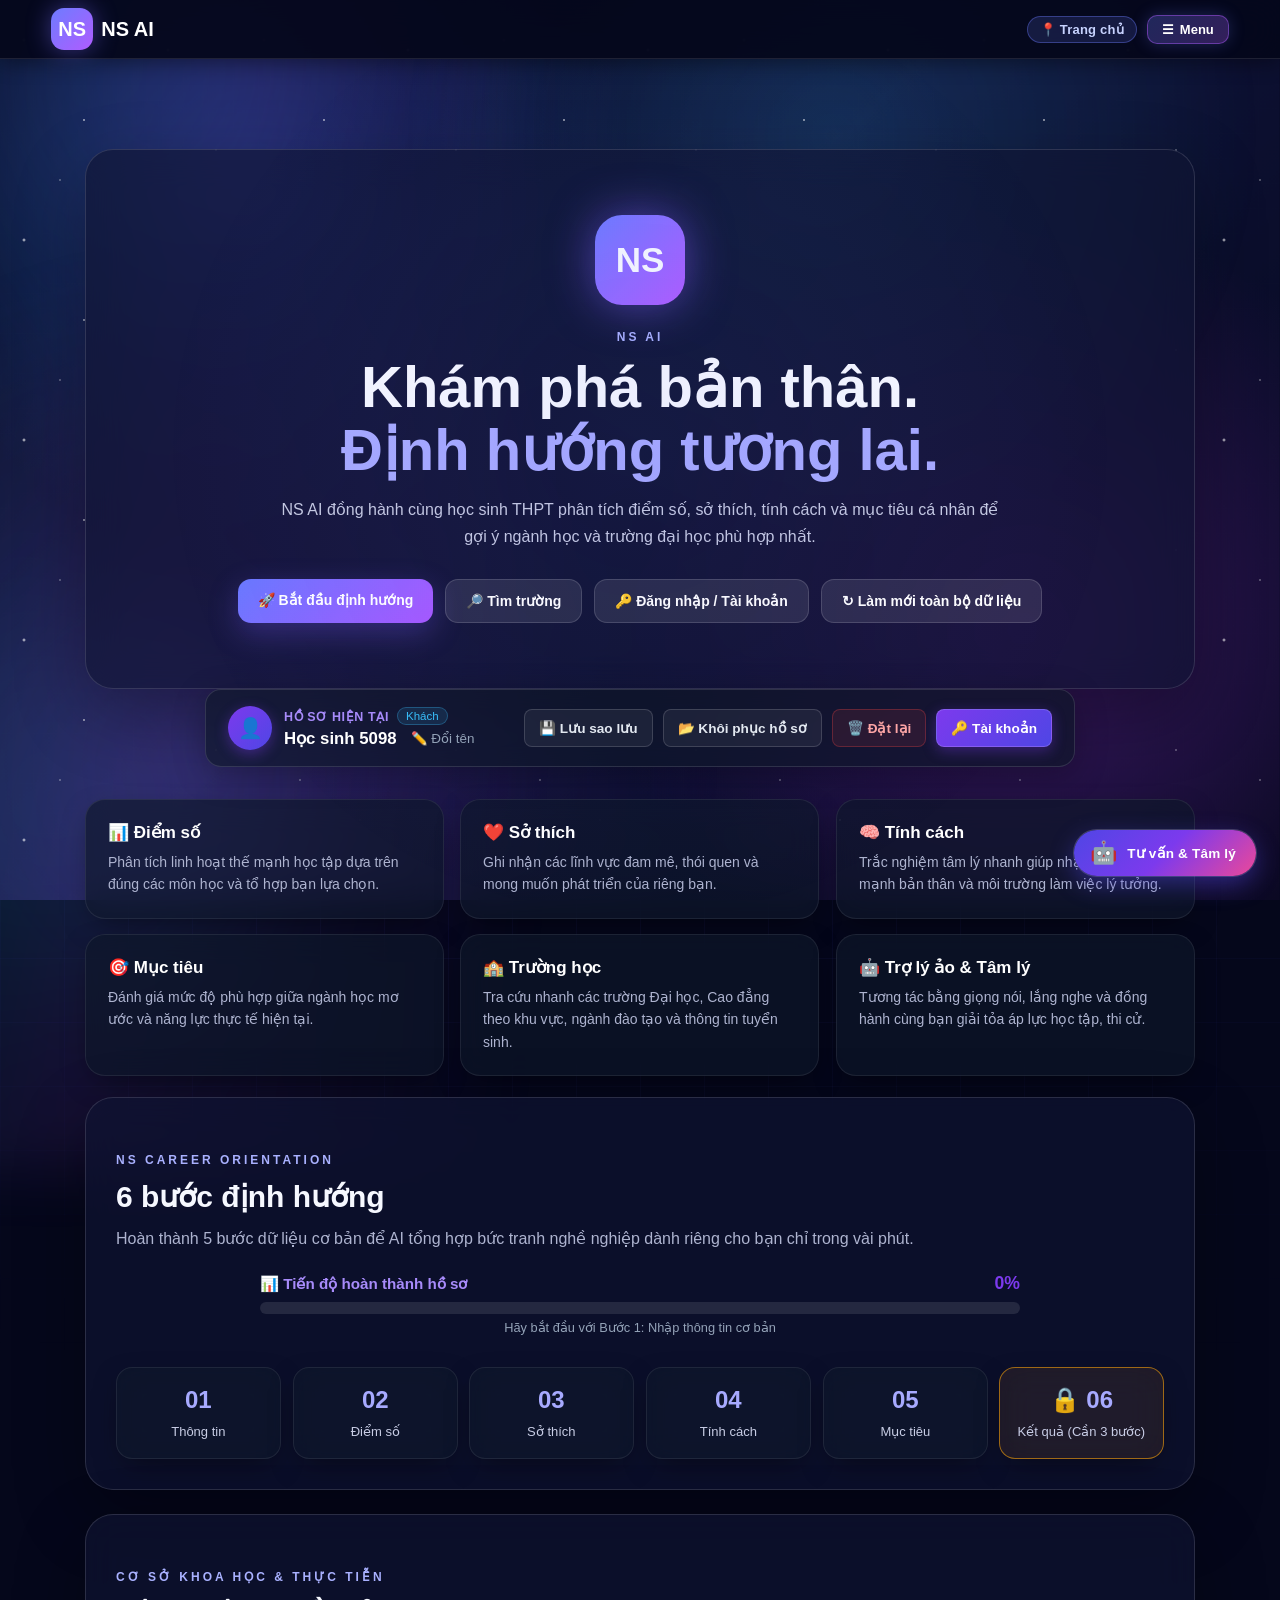
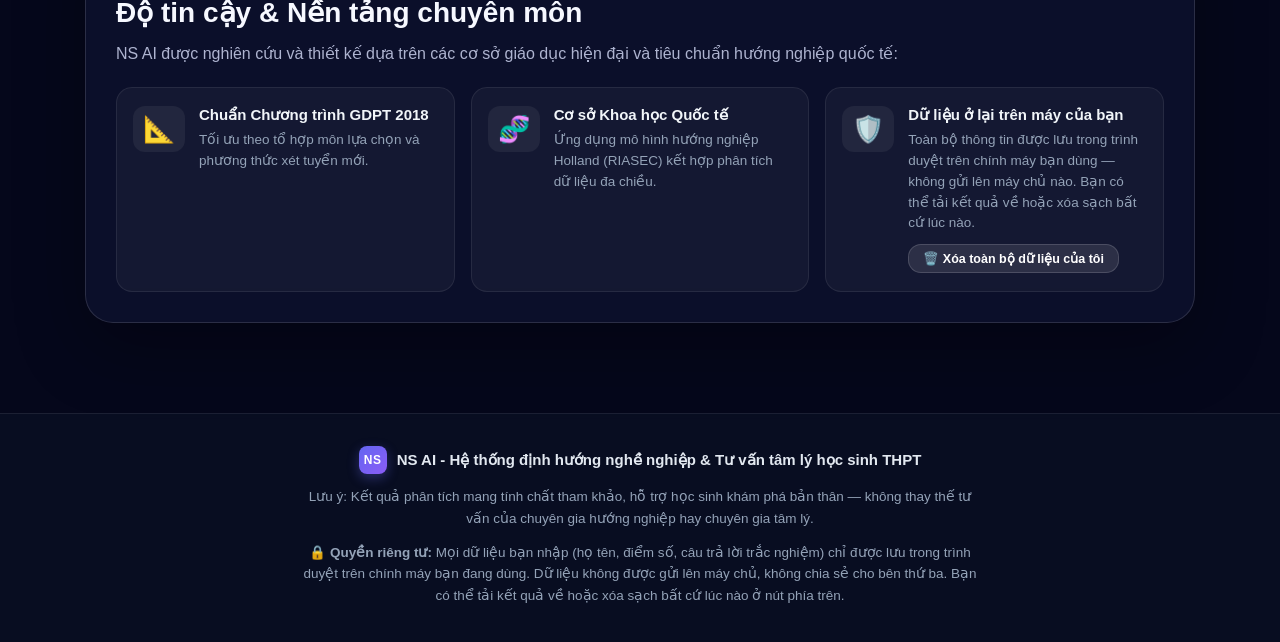
<file: index.html>
<!DOCTYPE html>
<html lang="vi">

<head>
  <meta charset="UTF-8">
  <meta name="viewport" content="width=device-width, initial-scale=1.0">
  <title>NS AI</title>
  <link rel="stylesheet" href="style.css">
</head>

<body>
  <div class="bg-grid"></div>
<div class="bg-beam"></div>
<div class="stars"></div>

  <header class="topbar">
    <a class="brand" href="index.html"><span>NS</span> NS AI</a>
    <nav>
      <a class="active" href="index.html">Trang chủ</a>
      <div class="nav-dropdown">
        <button class="nav-dropdown-trigger">📊 Đánh giá năng lực ▾</button>
        <div class="nav-dropdown-menu">
          <a href="thongtin.html">📝 Bước 1: Thông tin</a>
          <a href="diemso.html">📊 Bước 2: Điểm số</a>
          <a href="sothich.html">❤️ Bước 3: Sở thích</a>
          <a href="tinhcach.html">🧠 Bước 4: Tính cách</a>
          <a href="muctieu.html">🎯 Bước 5: Mục tiêu</a>
        </div>
      </div>
      <a href="truonghoc.html">Trường học</a>
      <a href="ketqua.html">Kết quả</a>
      <a href="chatbot.html">Chatbot</a>
      <a href="dangnhap.html" class="nav-auth-static">🔑 Đăng nhập</a>
      <button class="session-reset" onclick="resetAllData()">↻ Phiên mới</button>
    </nav>
  </header>

  <main class="hero">
    <section class="glass hero-card">
      <div class="logo-big">NS</div>
      <p class="eyebrow">NS AI</p>
      <h1>Khám phá bản thân.<br><span>Định hướng tương lai.</span></h1>
      <p class="lead">
        NS AI đồng hành cùng học sinh THPT phân tích điểm số, sở thích, tính cách và mục tiêu cá nhân để gợi ý ngành học
        và trường đại học phù hợp nhất.
      </p>

      <div class="actions">
        <a class="btn primary" href="thongtin.html">🚀 Bắt đầu định hướng</a>
        <a class="btn secondary" href="truonghoc.html">🔎 Tìm trường</a>
        <a class="btn secondary" href="#homeAuthSection">🔑 Đăng nhập / Tài khoản</a>
        <button class="btn secondary" onclick="resetAllData()">↻ Làm mới toàn bộ dữ liệu</button>
      </div>
    </section>

    <!-- THANH CÔNG CỤ HỒ SƠ & TÀI KHOẢN GỌN NHẸ (COMPACT AUTH TOOLBAR) -->
    <section class="home-auth-section" id="homeAuthSection" style="width: 100%; max-width: 900px; margin: 0 auto 32px;">
      <div class="glass home-auth-toolbar" style="display: flex; justify-content: space-between; align-items: center; flex-wrap: wrap; gap: 16px; width: 100%; padding: 16px 22px; border-radius: 16px; border: 1px solid rgba(255,255,255,0.12); background: rgba(15, 23, 42, 0.65); backdrop-filter: blur(12px); box-shadow: 0 8px 32px rgba(0,0,0,0.25); box-sizing: border-box;">
        <!-- Left: User Profile Info & Quick Rename -->
        <div class="home-auth-left" style="display: flex; align-items: center; gap: 12px; flex-wrap: wrap;">
          <div style="width: 44px; height: 44px; border-radius: 50%; background: linear-gradient(135deg, #7c3aed, #4f46e5); display: flex; align-items: center; justify-content: center; font-size: 20px; box-shadow: 0 4px 14px rgba(124, 58, 237, 0.4); flex-shrink: 0;">
            👤
          </div>
          <div>
            <div style="display: flex; align-items: center; gap: 8px;">
              <span style="font-size: 0.78rem; text-transform: uppercase; letter-spacing: 0.05em; color: #a78bfa; font-weight: 600;">Hồ sơ hiện tại</span>
              <span id="homeUserBadge" style="font-size: 0.72rem; padding: 2px 8px; border-radius: 999px; background: rgba(56, 189, 248, 0.15); color: #38bdf8; border: 1px solid rgba(56, 189, 248, 0.3); font-weight: 500;">Khách</span>
            </div>
            <div style="display: flex; align-items: center; gap: 8px; margin-top: 3px;">
              <h3 id="homeProfileUsername" style="font-size: 1.05rem; font-weight: 700; margin: 0; color: #fff; white-space: nowrap;">Học sinh</h3>
              <button type="button" onclick="quickRenameProfile()" title="Đổi tên nhanh" style="background: none; border: none; cursor: pointer; color: #94a3b8; font-size: 0.84rem; padding: 2px 6px; border-radius: 6px; transition: 0.2s; display: inline-flex; align-items: center; gap: 3px;">
                ✏️ Đổi tên
              </button>
            </div>
          </div>
        </div>

        <!-- Right: Action Buttons (Save backup, Restore profile, Reset, Manage Account) -->
        <div class="home-auth-right" style="display: flex; align-items: center; gap: 10px; flex-wrap: nowrap;">
          <button type="button" onclick="exportProfile()" class="home-auth-btn" style="height: 38px; padding: 0 14px; font-size: 0.85rem; font-weight: 600; border-radius: 8px; display: inline-flex; align-items: center; justify-content: center; box-sizing: border-box; background: rgba(255,255,255,0.06); border: 1px solid rgba(255,255,255,0.15); color: #e2e8f0; cursor: pointer; white-space: nowrap; transition: 0.2s; gap: 6px;" title="Xuất file JSON sao lưu hồ sơ">
            💾 Lưu sao lưu
          </button>
          <label class="home-auth-btn" style="height: 38px; padding: 0 14px; font-size: 0.85rem; font-weight: 600; border-radius: 8px; display: inline-flex; align-items: center; justify-content: center; box-sizing: border-box; background: rgba(255,255,255,0.06); border: 1px solid rgba(255,255,255,0.15); color: #e2e8f0; cursor: pointer; white-space: nowrap; transition: 0.2s; gap: 6px; margin: 0;" title="Nhập file JSON đã lưu">
            📂 Khôi phục hồ sơ <input type="file" accept=".json" onchange="importProfile(event)" style="display: none;">
          </label>
          <button type="button" onclick="confirmResetProfile()" class="home-auth-btn" style="height: 38px; padding: 0 14px; font-size: 0.85rem; font-weight: 600; border-radius: 8px; display: inline-flex; align-items: center; justify-content: center; box-sizing: border-box; background: rgba(239, 68, 68, 0.1); border: 1px solid rgba(239, 68, 68, 0.3); color: #fca5a5; cursor: pointer; white-space: nowrap; transition: 0.2s; gap: 6px;" title="Xóa dữ liệu để làm lại từ đầu">
            🗑️ Đặt lại
          </button>
          <a href="dangnhap.html" class="home-auth-btn" style="height: 38px; padding: 0 14px; font-size: 0.85rem; font-weight: 600; border-radius: 8px; display: inline-flex; align-items: center; justify-content: center; box-sizing: border-box; background: linear-gradient(135deg, #7c3aed, #4f46e5); border: 1px solid rgba(167, 139, 250, 0.4); color: #fff; text-decoration: none; white-space: nowrap; transition: 0.2s; gap: 6px; box-shadow: 0 4px 14px rgba(124, 58, 237, 0.35);" title="Đăng nhập hoặc đăng ký tài khoản">
            🔑 Tài khoản
          </a>
        </div>
      </div>
    </section>

    <section class="feature-grid">
      <a href="diemso.html" class="glass feature">
        <b>📊 Điểm số</b>
        <p>Phân tích linh hoạt thế mạnh học tập dựa trên đúng các môn học và tổ hợp bạn lựa chọn.</p>
      </a>
      <a href="sothich.html" class="glass feature">
        <b>❤️ Sở thích</b>
        <p>Ghi nhận các lĩnh vực đam mê, thói quen và mong muốn phát triển của riêng bạn.</p>
      </a>
      <a href="tinhcach.html" class="glass feature">
        <b>🧠 Tính cách</b>
        <p>Trắc nghiệm tâm lý nhanh giúp nhận diện điểm mạnh bản thân và môi trường làm việc lý tưởng.</p>
      </a>
      <a href="muctieu.html" class="glass feature">
        <b>🎯 Mục tiêu</b>
        <p>Đánh giá mức độ phù hợp giữa ngành học mơ ước và năng lực thực tế hiện tại.</p>
      </a>
      <a href="truonghoc.html" class="glass feature">
        <b>🏫 Trường học</b>
        <p>Tra cứu nhanh các trường Đại học, Cao đẳng theo khu vực, ngành đào tạo và thông tin tuyển sinh.</p>
      </a>
      <a href="chatbot.html" class="glass feature">
        <b>🤖 Trợ lý ảo & Tâm lý</b>
        <p>Tương tác bằng giọng nói, lắng nghe và đồng hành cùng bạn giải tỏa áp lực học tập, thi cử.</p>
      </a>
    </section>

    <section class="glass process">
      <p class="eyebrow">NS CAREER ORIENTATION</p>
      <h2>6 bước định hướng</h2>
      <p class="muted" style="margin: -8px 0 22px;">Hoàn thành 5 bước dữ liệu cơ bản để AI tổng hợp bức tranh nghề
        nghiệp dành riêng cho bạn chỉ trong vài phút.</p>

      <!-- Overall Progress Bar -->
      <div id="overallProgressBar" style="max-width:800px;margin:0 auto 32px;padding:0 20px;display:none;">
        <div style="display:flex;justify-content:space-between;align-items:center;margin-bottom:8px;">
          <span style="color:#a78bfa;font-weight:600;font-size:0.95rem;">📊 Tiến độ hoàn thành hồ sơ</span>
          <span id="progressPercent" style="color:#7c3aed;font-weight:700;font-size:1.1rem;">0%</span>
        </div>
        <div style="background:rgba(255,255,255,0.1);border-radius:50px;height:12px;overflow:hidden;">
          <div id="progressFill" style="height:100%;background:linear-gradient(90deg,#7c3aed,#06b6d4);border-radius:50px;width:0%;transition:width 0.6s ease;"></div>
        </div>
        <p id="progressNote" style="color:#94a3b8;font-size:0.8rem;margin-top:6px;text-align:center;"></p>
      </div>

      <div class="process-grid">
        <a href="thongtin.html"><strong>01</strong><span>Thông tin</span></a>
        <a href="diemso.html"><strong>02</strong><span>Điểm số</span></a>
        <a href="sothich.html"><strong>03</strong><span>Sở thích</span></a>
        <a href="tinhcach.html"><strong>04</strong><span>Tính cách</span></a>
        <a href="muctieu.html"><strong>05</strong><span>Mục tiêu</span></a>
        <a href="ketqua.html"><strong>06</strong><span>Kết quả từ AI</span></a>
      </div>
    </section>

    <!-- PHẦN CƠ SỞ KHOA HỌC & THỰC TIỄN (KHẲNG ĐỊNH ĐỘ TIN CẬY VỚI BAN GIÁM KHẢO) -->
    <section class="glass trust-section">
      <p class="eyebrow">CƠ SỞ KHOA HỌC &amp; THỰC TIỄN</p>
      <h2>Độ tin cậy &amp; Nền tảng chuyên môn</h2>
      <p class="muted" style="margin: -8px 0 20px;">
        NS AI được nghiên cứu và thiết kế dựa trên các cơ sở giáo dục hiện đại và tiêu chuẩn hướng nghiệp quốc tế:
      </p>
      <div class="trust-grid">
        <div class="trust-card">
          <div class="trust-card-icon">📐</div>
          <div class="trust-card-body">
            <b>Chuẩn Chương trình GDPT 2018</b>
            <p>Tối ưu theo tổ hợp môn lựa chọn và phương thức xét tuyển mới.</p>
          </div>
        </div>
        <div class="trust-card">
          <div class="trust-card-icon">🧬</div>
          <div class="trust-card-body">
            <b>Cơ sở Khoa học Quốc tế</b>
            <p>Ứng dụng mô hình hướng nghiệp Holland (RIASEC) kết hợp phân tích dữ liệu đa chiều.</p>
          </div>
        </div>
        <div class="trust-card">
          <div class="trust-card-icon">🛡️</div>
          <div class="trust-card-body">
            <b>Dữ liệu ở lại trên máy của bạn</b>
            <p>Toàn bộ thông tin được lưu trong trình duyệt trên chính máy bạn dùng — không gửi lên máy chủ nào. Bạn có
              thể tải kết quả về hoặc xóa sạch bất cứ lúc nào.</p>
            <button type="button" class="btn secondary" onclick="confirmDeleteAllData()"
              style="margin-top:10px;font-size:12.5px;padding:6px 14px;">🗑️ Xóa toàn bộ dữ liệu của tôi</button>
          </div>
        </div>
      </div>
    </section>
  </main>

  <footer class="site-footer">
    <div class="footer-content">
      <div class="footer-brand">
        <span class="footer-logo">NS</span>
        <strong>NS AI - Hệ thống định hướng nghề nghiệp &amp; Tư vấn tâm lý học sinh THPT</strong>
      </div>
      <p class="footer-disclaimer">
        Lưu ý: Kết quả phân tích mang tính chất tham khảo, hỗ trợ học sinh khám phá bản thân — không thay thế tư vấn của
        chuyên gia hướng nghiệp hay chuyên gia tâm lý.
      </p>
      <p class="footer-disclaimer">
        🔒 <b>Quyền riêng tư:</b> Mọi dữ liệu bạn nhập (họ tên, điểm số, câu trả lời trắc nghiệm) chỉ được lưu trong
        trình duyệt trên chính máy bạn đang dùng. Dữ liệu không được gửi lên máy chủ, không chia sẻ cho bên thứ ba. Bạn
        có thể tải kết quả về hoặc xóa sạch bất cứ lúc nào ở nút phía trên.
      </p>
    </div>
  </footer>

  <script>
    // Xóa toàn bộ dữ liệu NS AI lưu trên máy này (dùng chung cho trang chủ)
    function confirmDeleteAllData() {
      const ok = window.confirm(
        'Xóa toàn bộ dữ liệu định hướng của bạn trên MÁY NÀY?\n\n' +
        'Bao gồm: thông tin cá nhân, điểm số, sở thích, kết quả trắc nghiệm, mục tiêu, tài khoản và lịch sử trò chuyện.\n\n' +
        'Hành động này không thể hoàn tác.'
      );
      if (!ok) return;
      const keys = [];
      for (let i = 0; i < localStorage.length; i++) {
        const k = localStorage.key(i);
        if (k && k.indexOf('ns_') === 0) keys.push(k);
      }
      keys.forEach(k => localStorage.removeItem(k));
      try { sessionStorage.clear(); } catch (e) { }
      if (typeof showToast === 'function') showToast('Đã xóa toàn bộ dữ liệu trên máy này.', 'success');
      setTimeout(() => location.reload(), 1000);
    }

    // ==========================================
    // NÚT CON MẮT: HIỆN / ẨN MẬT KHẨU
    // ==========================================
    document.querySelectorAll('.pass-toggle').forEach(function (btn) {
      btn.addEventListener('click', function () {
        const input = document.getElementById(btn.dataset.target);
        if (!input) return;
        const showing = input.type === 'text';
        input.type = showing ? 'password' : 'text';
        btn.textContent = showing ? '👁️' : '🙈';
        btn.classList.toggle('is-showing', !showing);
        btn.setAttribute('aria-pressed', String(!showing));
        input.focus();
      });
    });
  </script>

  <!-- NÚT CHATBOT NỔI (FLOATING ACTION BUTTON) -->
  <a href="chatbot.html" class="floating-chat-btn" aria-label="Tư vấn & Tâm lý với Trợ lý ảo NS AI"
    title="Tư vấn & Tâm lý">
    <span class="chat-icon">🤖</span>
    <span class="chat-label">Tư vấn &amp; Tâm lý</span>
    <span class="chat-pulse"></span>
  </a>

  <script src="main.js"></script>

  <script>
    function renderHomeAuthState() {
      const nameEl = document.getElementById('homeProfileUsername');
      const badgeEl = document.getElementById('homeUserBadge');
      if (!nameEl) return;

      const current = (typeof getCurrentUser === 'function' ? getCurrentUser() : null) || 'Học sinh';
      nameEl.textContent = current;

      if (badgeEl) {
        let isGuest = true;
        try {
          const raw = JSON.parse(localStorage.getItem('ns_current_user'));
          if (raw && (raw.role === 'admin' || raw.role === 'user' || raw.isGuest === false)) {
            isGuest = false;
          }
        } catch (e) {
          // If stored as plain string and exists in ns_user_accounts, it's a registered user
          const accounts = (typeof getAllAccounts === 'function') ? getAllAccounts() : {};
          if (accounts && accounts[current]) isGuest = false;
        }
        badgeEl.textContent = isGuest ? 'Khách' : 'Đã đăng nhập';
        badgeEl.style.color = isGuest ? '#38bdf8' : '#4ade80';
        badgeEl.style.borderColor = isGuest ? 'rgba(56, 189, 248, 0.3)' : 'rgba(74, 222, 128, 0.3)';
        badgeEl.style.background = isGuest ? 'rgba(56, 189, 248, 0.12)' : 'rgba(74, 222, 128, 0.12)';
      }
    }

    if (document.readyState === 'loading') {
      document.addEventListener('DOMContentLoaded', renderHomeAuthState);
    } else {
      renderHomeAuthState();
    }
  </script>

</body>

</html>
</file>
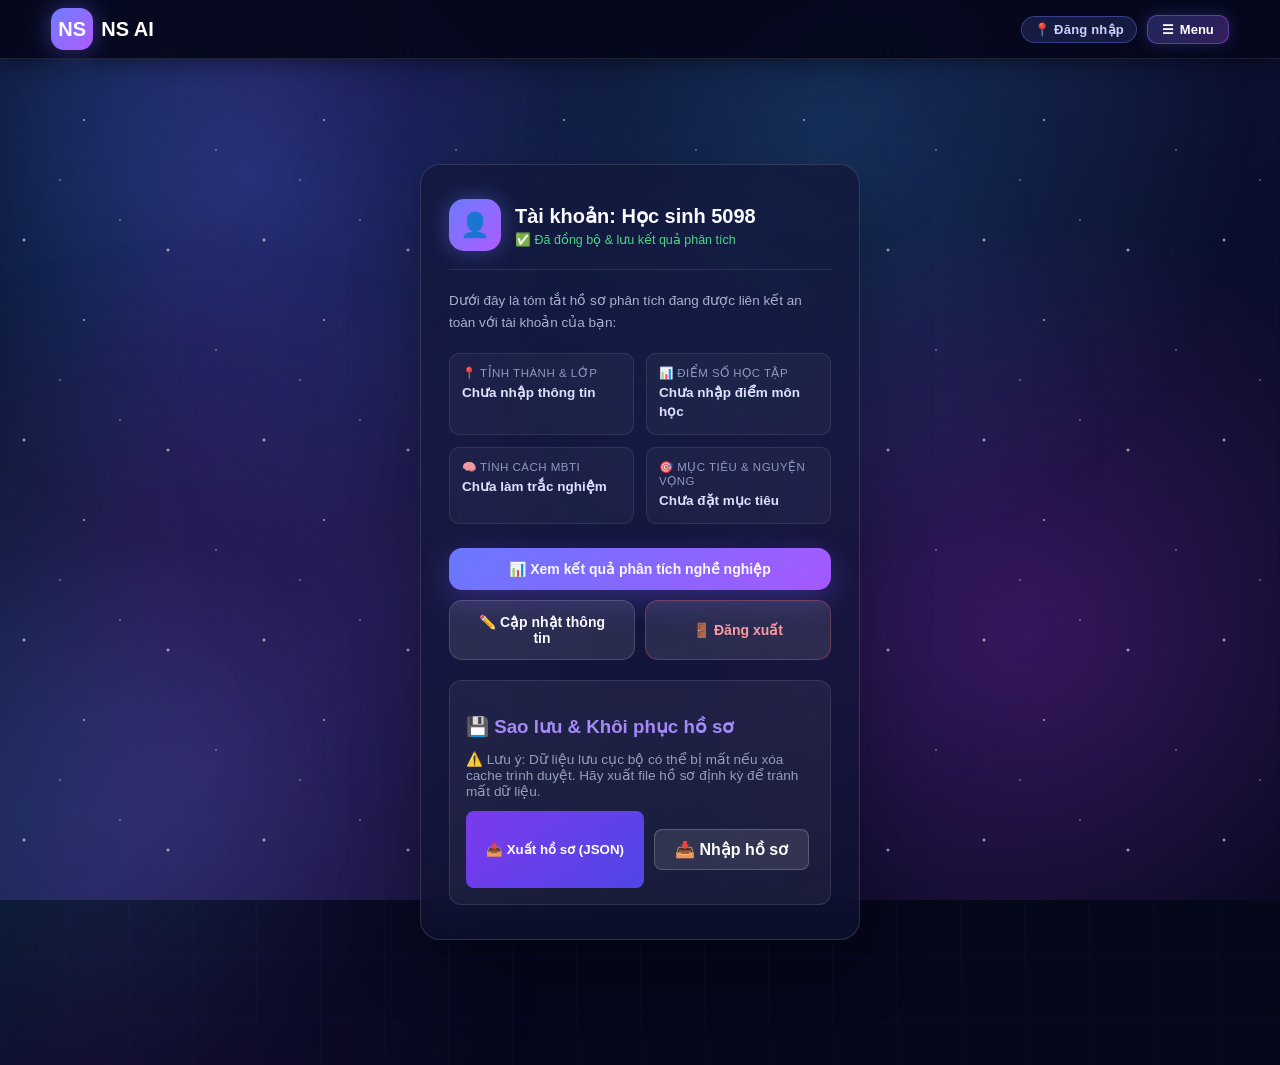
<file: dangnhap.html>
<!DOCTYPE html>
<html lang="vi">
<head>
    <meta charset="UTF-8">
    <meta name="viewport" content="width=device-width, initial-scale=1.0">
    <title>NS AI</title>
    <link rel="stylesheet" href="style.css">
</head>
<body>

<div class="bg-grid"></div>
<div class="bg-beam"></div>
<div class="stars"></div>

<header class="topbar">
    <a class="brand" href="index.html">
        <span>NS</span> NS AI
    </a>

    <nav>
        <a href="index.html">Trang chủ</a>
        <div class="nav-dropdown">
          <button class="nav-dropdown-trigger">📊 Đánh giá năng lực ▾</button>
          <div class="nav-dropdown-menu">
            <a href="thongtin.html">📝 Bước 1: Thông tin</a>
            <a href="diemso.html">📊 Bước 2: Điểm số</a>
            <a href="sothich.html">❤️ Bước 3: Sở thích</a>
            <a href="tinhcach.html">🧠 Bước 4: Tính cách</a>
            <a href="muctieu.html">🎯 Bước 5: Mục tiêu</a>
          </div>
        </div>
        <a href="truonghoc.html">Trường học</a>
        <a href="ketqua.html">Kết quả</a>
        <a href="chatbot.html">Chatbot</a>
        <button class="session-reset" onclick="resetAllData()">↻ Phiên mới</button>
    </nav>
</header>

<main class="page">
    <div class="auth-container">
        <!-- KHUNG KHI ĐÃ ĐĂNG NHẬP -->
        <section id="loggedInSection" class="glass auth-card user-profile-card" style="display: none;">
            <div class="user-profile-header">
                <div class="user-avatar-big">👤</div>
                <div>
                    <h2 id="profileUsername">Tài khoản</h2>
                    <p>✅ Đã đồng bộ & lưu kết quả phân tích</p>
                </div>
            </div>

            <p class="muted" style="font-size: 13.5px; margin-bottom: 14px;">
                Dưới đây là tóm tắt hồ sơ phân tích đang được liên kết an toàn với tài khoản của bạn:
            </p>

            <div class="profile-stats-grid">
                <div class="stat-item">
                    <div class="stat-label">📍 Tỉnh thành & Lớp</div>
                    <div class="stat-val" id="statProvinceGrade">Chưa cập nhật</div>
                </div>
                <div class="stat-item">
                    <div class="stat-label">📊 Điểm số học tập</div>
                    <div class="stat-val" id="statScores">Chưa nhập điểm</div>
                </div>
                <div class="stat-item">
                    <div class="stat-label">🧠 Tính cách MBTI</div>
                    <div class="stat-val" id="statPersonality">Chưa trắc nghiệm</div>
                </div>
                <div class="stat-item">
                    <div class="stat-label">🎯 Mục tiêu & Nguyện vọng</div>
                    <div class="stat-val" id="statGoals">Chưa đặt mục tiêu</div>
                </div>
            </div>

            <div class="actions" style="margin-top: 24px; display: flex; flex-direction: column; gap: 10px;">
                <a class="btn primary" href="ketqua.html" style="width: 100%; text-align: center;">
                    📊 Xem kết quả phân tích nghề nghiệp
                </a>
                <div style="display: flex; gap: 10px; width: 100%;">
                    <a class="btn secondary" href="thongtin.html" style="flex: 1; text-align: center;">
                        ✏️ Cập nhật thông tin
                    </a>
                    <button class="btn secondary" onclick="logoutUser()" style="flex: 1; text-align: center; color: #ff9d9d; border-color: rgba(255,100,100,0.3);">
                        🚪 Đăng xuất
                    </button>
                </div>
            </div>

            <div class="export-import-section" style="margin-top:20px;padding:16px;background:rgba(255,255,255,0.05);border-radius:12px;border:1px solid rgba(255,255,255,0.1);">
              <h3 style="color:#a78bfa;margin-bottom:8px;">💾 Sao lưu &amp; Khôi phục hồ sơ</h3>
              <p style="color:#94a3b8;font-size:0.85rem;margin-bottom:12px;">⚠️ Lưu ý: Dữ liệu lưu cục bộ có thể bị mất nếu xóa cache trình duyệt. Hãy xuất file hồ sơ định kỳ để tránh mất dữ liệu.</p>
              <div style="display:flex;gap:10px;flex-wrap:wrap;">
                <button onclick="exportProfile()" style="padding:10px 20px;background:linear-gradient(135deg,#7c3aed,#4f46e5);color:white;border:none;border-radius:8px;cursor:pointer;font-weight:600;">📤 Xuất hồ sơ (JSON)</button>
                <label style="padding:10px 20px;background:rgba(255,255,255,0.1);color:white;border:1px solid rgba(255,255,255,0.2);border-radius:8px;cursor:pointer;font-weight:600;">📥 Nhập hồ sơ <input type="file" accept=".json" onchange="importProfile(event)" style="display:none;"></label>
              </div>
            </div>
        </section>

        <!-- KHUNG ĐĂNG NHẬP / ĐĂNG KÝ (KHI CHƯA ĐĂNG NHẬP) -->
        <section id="authFormSection" class="glass auth-card">
            <p class="eyebrow">TÀI KHOẢN NS AI</p>
            <h1 id="authTitle">Đăng nhập tài khoản</h1>
            <p class="muted" style="font-size: 13px;">
                Lưu cục bộ trên máy này kết quả đánh giá điểm số, tính cách MBTI và gợi ý trường đại học.
            </p>

            <div class="auth-tabs">
                <button type="button" class="auth-tab active" id="tabLogin" onclick="switchAuthTab('login')">
                    Đăng nhập
                </button>
                <button type="button" class="auth-tab" id="tabRegister" onclick="switchAuthTab('register')">
                    Đăng ký tài khoản
                </button>
            </div>

            <!-- THÔNG BÁO LỖI / THÀNH CÔNG -->
            <div id="authAlert" class="auth-alert"></div>

            <!-- FORM ĐĂNG NHẬP -->
            <form id="formLogin" class="auth-form" onsubmit="handleLoginSubmit(event)">
                <div class="form-group">
                    <label for="loginUser">Tên đăng nhập</label>
                    <input type="text" id="loginUser" placeholder="Nhập tên đăng nhập của bạn" autocomplete="username" required>
                </div>

                <div class="form-group">
                    <label for="loginPass">Mật khẩu</label>
                    <div class="pass-wrap">
                        <input type="password" id="loginPass" placeholder="Nhập mật khẩu" autocomplete="current-password" required>
                        <button type="button" class="pass-toggle" data-target="loginPass" title="Hiện / ẩn mật khẩu" aria-label="Hiện hoặc ẩn mật khẩu">👁️</button>
                    </div>
                </div>

                <button type="submit" class="btn primary auth-btn-full">
                    🚀 Đăng nhập
                </button>
            </form>

            <!-- FORM ĐĂNG KÝ (CHỈ YÊU CẦU TÊN ĐĂNG NHẬP & MẬT KHẨU) -->
            <form id="formRegister" class="auth-form" style="display: none;" onsubmit="handleRegisterSubmit(event)">
                <div class="form-group">
                    <label for="regUser">Tên đăng nhập</label>
                    <input type="text" id="regUser" placeholder="Chọn tên đăng nhập (tối thiểu 3 ký tự)" autocomplete="username" required>
                </div>

                <div class="form-group">
                    <label for="regPass">Mật khẩu</label>
                    <div class="pass-wrap">
                        <input type="password" id="regPass" placeholder="Nhập mật khẩu (tối thiểu 3 ký tự)" autocomplete="new-password" required>
                        <button type="button" class="pass-toggle" data-target="regPass" title="Hiện / ẩn mật khẩu" aria-label="Hiện hoặc ẩn mật khẩu">👁️</button>
                    </div>
                </div>

                <div class="auth-hint">
                    ✨ <strong>Đăng ký siêu nhanh:</strong> Chỉ cần tên đăng nhập & mật khẩu, không yêu cầu email hay số điện thoại. Toàn bộ thông tin bạn đã nhập từ đầu sẽ được lưu ngay vào tài khoản!
                </div>

                <button type="submit" class="btn primary auth-btn-full">
                    ✨ Đăng ký & Lưu hồ sơ
                </button>
            </form>
        </section>
    </div>
</main>

<script src="main.js"></script>

<script>
let currentTab = 'login';

function showAlert(message, type = 'error') {
    const alertBox = document.getElementById('authAlert');
    if (!alertBox) return;
    alertBox.textContent = message;
    alertBox.className = `auth-alert ${type}`;
    alertBox.style.display = 'block';
}

function clearAlert() {
    const alertBox = document.getElementById('authAlert');
    if (!alertBox) return;
    alertBox.style.display = 'none';
    alertBox.textContent = '';
}

function switchAuthTab(tab) {
    currentTab = tab;
    clearAlert();

    const tabLogin = document.getElementById('tabLogin');
    const tabRegister = document.getElementById('tabRegister');
    const formLogin = document.getElementById('formLogin');
    const formRegister = document.getElementById('formRegister');
    const authTitle = document.getElementById('authTitle');

    if (tab === 'login') {
        tabLogin.classList.add('active');
        tabRegister.classList.remove('active');
        formLogin.style.display = 'flex';
        formRegister.style.display = 'none';
        authTitle.textContent = 'Đăng nhập tài khoản';
    } else {
        tabRegister.classList.add('active');
        tabLogin.classList.remove('active');
        formRegister.style.display = 'flex';
        formLogin.style.display = 'none';
        authTitle.textContent = 'Đăng ký tài khoản';
    }
}

function getDestinationUrl() {
    const urlParams = new URLSearchParams(window.location.search);
    const redirectParam = urlParams.get('redirect');
    if (redirectParam) {
        return decodeURIComponent(redirectParam);
    }
    return 'index.html';
}

function handleLoginSubmit(e) {
    e.preventDefault();
    clearAlert();

    const user = document.getElementById('loginUser').value;
    const pass = document.getElementById('loginPass').value;

    const res = loginUser(user, pass);
    if (!res.success) {
        showAlert(res.message, 'error');
        return;
    }

    const dest = getDestinationUrl();
    showAlert(`${res.message} Đang chuyển hướng vào hệ thống...`, 'success');
    renderAuthTopbar();
    setTimeout(() => {
        window.location.href = dest;
    }, 600);
}

function handleRegisterSubmit(e) {
    e.preventDefault();
    clearAlert();

    const user = document.getElementById('regUser').value;
    const pass = document.getElementById('regPass').value;

    const res = registerUser(user, pass);
    if (!res.success) {
        showAlert(res.message, 'error');
        return;
    }

    const dest = getDestinationUrl();
    showAlert(`${res.message} Đang chuyển hướng vào hệ thống...`, 'success');
    renderAuthTopbar();
    setTimeout(() => {
        window.location.href = dest;
    }, 700);
}

function checkUserSession() {
    const current = getCurrentUser();
    const loggedInSec = document.getElementById('loggedInSection');
    const authFormSec = document.getElementById('authFormSection');
    const urlParams = new URLSearchParams(window.location.search);

    if (urlParams.get('requireAuth') === '1' && !current) {
        showAlert('🔒 Bạn cần đăng nhập hoặc đăng ký tài khoản trước khi vào hệ thống NS AI.', 'info');
    }

    if (current) {
        if (authFormSec) authFormSec.style.display = 'none';
        if (loggedInSec) loggedInSec.style.display = 'block';

        const nameEl = document.getElementById('profileUsername');
        if (nameEl) nameEl.textContent = `Tài khoản: ${current}`;

        // Nạp và hiển thị tóm tắt hồ sơ
        const p = typeof getProfile === 'function' ? getProfile() : {};
        const info = p.info || {};
        const scores = p.scores || {};
        const vals = Object.values(scores);
        const avg = vals.length ? (vals.reduce((a, b) => a + Number(b), 0) / vals.length).toFixed(1) : null;

        // Tỉnh & lớp
        const provGrade = [];
        if (info.province) provGrade.push(info.province);
        if (info.grade) provGrade.push(`Lớp ${info.grade}`);
        const provGradeText = provGrade.length ? provGrade.join(' • ') : 'Chưa nhập thông tin';
        const provGradeEl = document.getElementById('statProvinceGrade');
        if (provGradeEl) provGradeEl.textContent = provGradeText;

        // Điểm số
        const scoresEl = document.getElementById('statScores');
        if (scoresEl) {
            scoresEl.textContent = vals.length ? `${vals.length} môn (Điểm TB: ${avg})` : 'Chưa nhập điểm môn học';
        }

        // Tính cách MBTI & Câu tự trả lời
        const personalityEl = document.getElementById('statPersonality');
        if (personalityEl) {
            const hasOpenQ = p.selfReflect && (p.selfReflect.strengths || p.selfReflect.idealEnv || p.selfReflect.vision);
            const openTag = hasOpenQ ? ' • ✍️ Đã có câu tự trả lời' : '';
            if (p.mbti) {
                personalityEl.textContent = `[${p.mbti.type}] ${p.mbti.title || ''}${openTag}`;
            } else if (p.answers && p.answers.length) {
                personalityEl.textContent = `${p.personality || 'Đã làm trắc nghiệm'}${openTag}`;
            } else {
                personalityEl.textContent = hasOpenQ ? '✍️ Đã có câu tự trả lời' : 'Chưa làm trắc nghiệm';
            }
        }

        // Mục tiêu
        const goalsEl = document.getElementById('statGoals');
        if (goalsEl) {
            const g = p.goals || {};
            const goalText = g.dreamMajor || g.dreamCareer || ((g.selected && g.selected.length) ? g.selected.join(', ') : 'Chưa đặt mục tiêu');
            goalsEl.textContent = goalText;
        }

    } else {
        if (loggedInSec) loggedInSec.style.display = 'none';
        if (authFormSec) authFormSec.style.display = 'block';
    }
}

document.addEventListener('DOMContentLoaded', () => {
    checkUserSession();
});

// ==========================================
// NÚT CON MẮT: HIỆN / ẨN MẬT KHẨU
// ==========================================
document.querySelectorAll('.pass-toggle').forEach(function (btn) {
    btn.addEventListener('click', function () {
        const input = document.getElementById(btn.dataset.target);
        if (!input) return;
        const showing = input.type === 'text';
        input.type = showing ? 'password' : 'text';
        btn.textContent = showing ? '👁️' : '🙈';
        btn.classList.toggle('is-showing', !showing);
        btn.setAttribute('aria-pressed', String(!showing));
        input.focus();
    });
});
</script>

</body>
</html>
</file>
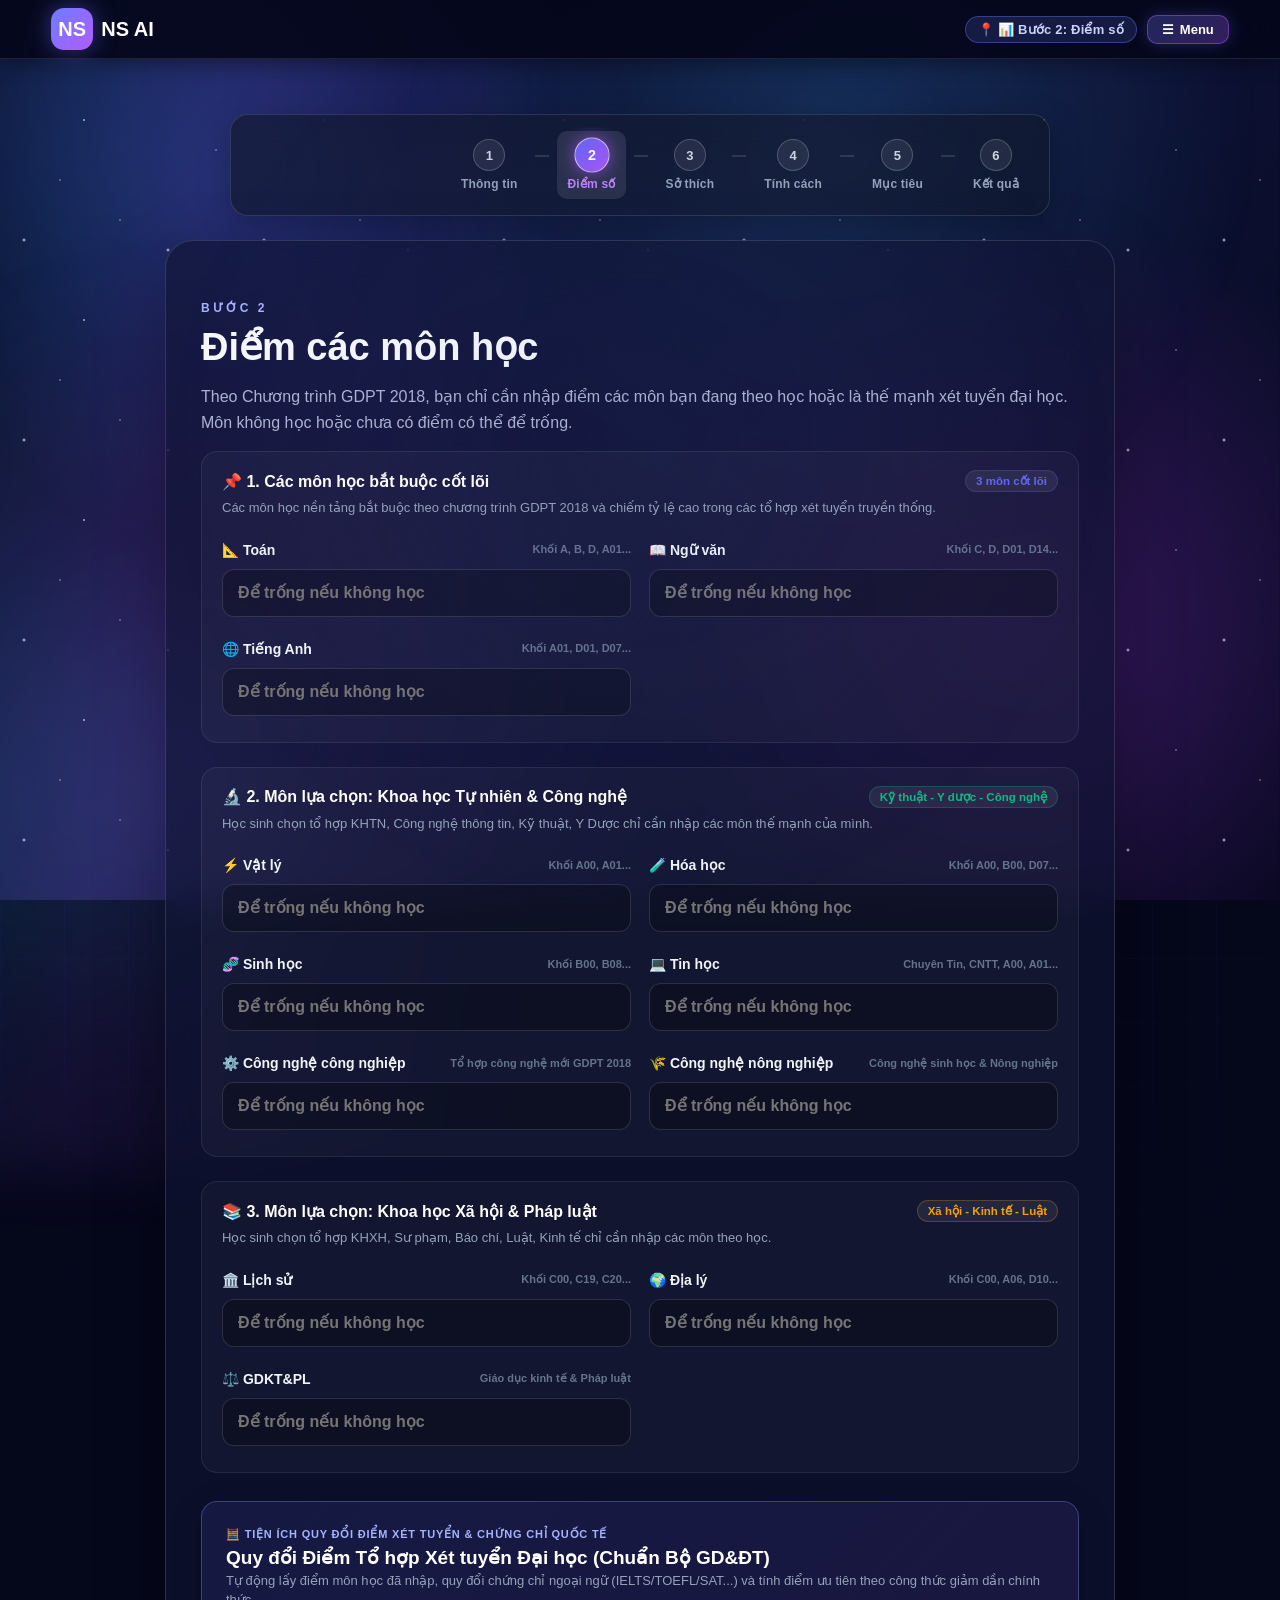
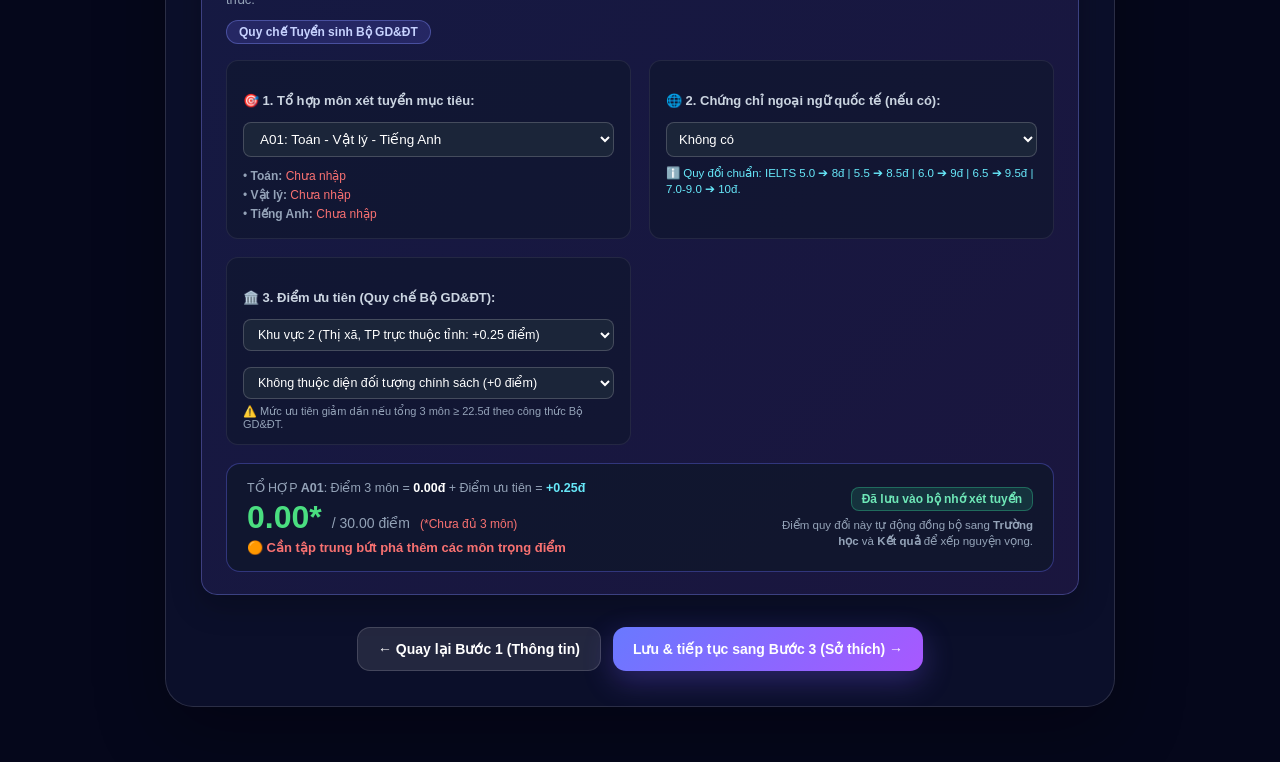
<file: diemso.html>
<!DOCTYPE html>
<html lang="vi">

<head>
<meta charset="UTF-8">
<meta name="viewport" content="width=device-width,initial-scale=1">

<title>NS AI</title>

<link rel="stylesheet" href="style.css">

</head>

<body>

<div class="bg-grid"></div>
<div class="bg-beam"></div>
<div class="stars"></div>

<header class="topbar">

<a class="brand" href="index.html">
<span>NS</span> NS AI
</a>

<nav>

<a href="index.html">Trang chủ</a>

<div class="nav-dropdown">
  <button class="nav-dropdown-trigger">📊 Đánh giá năng lực ▾</button>
  <div class="nav-dropdown-menu">
    <a href="thongtin.html">📝 Bước 1: Thông tin</a>
    <a class="active" href="diemso.html">📊 Bước 2: Điểm số</a>
    <a href="sothich.html">❤️ Bước 3: Sở thích</a>
    <a href="tinhcach.html">🧠 Bước 4: Tính cách</a>
    <a href="muctieu.html">🎯 Bước 5: Mục tiêu</a>
  </div>
</div>

<a href="truonghoc.html">Trường học</a>

<a href="ketqua.html">Kết quả</a>

<a href="chatbot.html">Chatbot</a>

<button
class="session-reset"
onclick="resetAllData()">

↻ Phiên mới

</button>

</nav>

</header>


<main class="page">

<section class="glass form-card wide">

<p class="eyebrow">BƯỚC 2</p>

<h1>Điểm các môn học</h1>

<p class="muted">
Theo Chương trình GDPT 2018, bạn chỉ cần nhập điểm các môn bạn đang theo học hoặc là thế mạnh xét tuyển đại học. Môn không học hoặc chưa có điểm có thể để trống.
</p>

<div id="scoresContainer" style="display: flex; flex-direction: column; gap: 24px;"></div>

<!-- TIỆN ÍCH QUY ĐỔI ĐIỂM XÉT TUYỂN ĐH & CHỨNG CHỈ QUỐC TẾ -->
<div id="scoreConverterSection" style="margin-top: 28px;"></div>


<div class="actions" style="margin-top: 32px;">

<a href="thongtin.html" class="btn secondary">
← Quay lại Bước 1 (Thông tin)
</a>

<button
class="btn primary"
onclick="saveScores()">

Lưu &amp; tiếp tục sang Bước 3 (Sở thích) →

</button>

</div>

</section>

</main>


<script src="main.js"></script>


<script>

const subjectGroups = [
  {
    title: '📌 1. Các môn học bắt buộc cốt lõi',
    badge: '3 môn cốt lõi',
    badgeColor: '#6366f1',
    desc: 'Các môn học nền tảng bắt buộc theo chương trình GDPT 2018 và chiếm tỷ lệ cao trong các tổ hợp xét tuyển truyền thống.',
    items: [
      { name: 'Toán', icon: '📐', hint: 'Khối A, B, D, A01...' },
      { name: 'Ngữ văn', icon: '📖', hint: 'Khối C, D, D01, D14...' },
      { name: 'Tiếng Anh', icon: '🌐', hint: 'Khối A01, D01, D07...' }
    ]
  },
  {
    title: '🔬 2. Môn lựa chọn: Khoa học Tự nhiên & Công nghệ',
    badge: 'Kỹ thuật - Y dược - Công nghệ',
    badgeColor: '#10b981',
    desc: 'Học sinh chọn tổ hợp KHTN, Công nghệ thông tin, Kỹ thuật, Y Dược chỉ cần nhập các môn thế mạnh của mình.',
    items: [
      { name: 'Vật lý', icon: '⚡', hint: 'Khối A00, A01...' },
      { name: 'Hóa học', icon: '🧪', hint: 'Khối A00, B00, D07...' },
      { name: 'Sinh học', icon: '🧬', hint: 'Khối B00, B08...' },
      { name: 'Tin học', icon: '💻', hint: 'Chuyên Tin, CNTT, A00, A01...' },
      { name: 'Công nghệ công nghiệp', icon: '⚙️', hint: 'Tổ hợp công nghệ mới GDPT 2018' },
      { name: 'Công nghệ nông nghiệp', icon: '🌾', hint: 'Công nghệ sinh học & Nông nghiệp' }
    ]
  },
  {
    title: '📚 3. Môn lựa chọn: Khoa học Xã hội & Pháp luật',
    badge: 'Xã hội - Kinh tế - Luật',
    badgeColor: '#f59e0b',
    desc: 'Học sinh chọn tổ hợp KHXH, Sư phạm, Báo chí, Luật, Kinh tế chỉ cần nhập các môn theo học.',
    items: [
      { name: 'Lịch sử', icon: '🏛️', hint: 'Khối C00, C19, C20...' },
      { name: 'Địa lý', icon: '🌍', hint: 'Khối C00, A06, D10...' },
      { name: 'GDKT&PL', icon: '⚖️', hint: 'Giáo dục kinh tế & Pháp luật' }
    ]
  }
];

// Lấy danh sách tất cả các môn
const allSubjects = [];
subjectGroups.forEach(g => {
  g.items.forEach(it => allSubjects.push(it.name));
});

const oldScores = read('scores') || {};
const container = document.getElementById('scoresContainer');

// Render giao diện theo 3 nhóm môn học rõ ràng
subjectGroups.forEach((group, gIdx) => {
  const groupCard = document.createElement('div');
  groupCard.style.cssText = 'background: rgba(255,255,255,0.03); border: 1px solid rgba(255,255,255,0.08); border-radius: 16px; padding: 18px 20px;';

  groupCard.innerHTML = `
    <div style="display: flex; align-items: center; justify-content: space-between; flex-wrap: wrap; gap: 8px; margin-bottom: 6px;">
      <h3 style="font-size: 16px; font-weight: 700; color: #fff; margin: 0;">${group.title}</h3>
      <span style="font-size: 11.5px; font-weight: 600; padding: 3px 10px; border-radius: 999px; background: rgba(255,255,255,0.07); color: ${group.badgeColor}; border: 1px solid ${group.badgeColor}40;">
        ${group.badge}
      </span>
    </div>
    <p style="font-size: 13px; color: #94a3b8; margin: 0 0 16px 0; line-height: 1.5;">${group.desc}</p>
    <div class="score-grid" id="grid_group_${gIdx}"></div>
  `;

  container.appendChild(groupCard);
  const gridEl = groupCard.querySelector(`#grid_group_${gIdx}`);

  group.items.forEach(subj => {
    const safeId = 'score_' + encodeURIComponent(subj.name).replace(/%/g, '_');
    const label = document.createElement('label');
    label.style.display = 'flex';
    label.style.flexDirection = 'column';
    label.style.gap = '6px';
    label.innerHTML = `
      <div style="display: flex; justify-content: space-between; align-items: center;">
        <span style="font-weight: 600; font-size: 14px; color: #f1f5f9;">${subj.icon} ${subj.name}</span>
        <span style="font-size: 11px; color: #64748b;">${subj.hint}</span>
      </div>
      <input
        id="${safeId}"
        data-subject="${subj.name}"
        type="number"
        min="0"
        max="10"
        step="0.1"
        placeholder="Để trống nếu không học"
        value="${oldScores[subj.name] != null ? oldScores[subj.name] : ''}"
        style="width: 100%; box-sizing: border-box;"
      >
    `;
    gridEl.appendChild(label);
  });
});

function saveScores(redirect = true) {
  const d = {};
  allSubjects.forEach(s => {
    const safeId = 'score_' + encodeURIComponent(s).replace(/%/g, '_');
    const inp = document.getElementById(safeId);
    if (inp && inp.value !== '') {
      const num = Number(inp.value);
      // Chỉ nhận điểm thực sự hợp lệ: 0 < điểm <= 10. Số 0 thường là điểm bị điền nhầm
      // và trước đây bị tính vào điểm trung bình, làm sai toàn bộ kết quả phân tích.
      if (!isNaN(num) && num > 0 && num <= 10) {
        d[s] = num;
      } else if (!isNaN(num) && num === 0) {
        showToast('Bỏ qua môn "' + s + '" vì điểm 0 không hợp lệ. Hãy để trống nếu bạn không học môn này.', 'info');
      }
    }
  });

  if (Object.keys(d).length === 0) {
    showToast('Vui lòng nhập điểm của ít nhất 1 môn học thế mạnh (Toán, Văn, Anh...) để NS AI phân tích!', 'error');
    return;
  }

  save('scores', d);
  if (typeof runScoreConversion === 'function') runScoreConversion();

  if (redirect) {
    location.href = 'sothich.html';
  }
}

// ==========================================
// TIỆN ÍCH QUY ĐỔI ĐIỂM XÉT TUYỂN ĐH & CHỨNG CHỈ QUỐC TẾ (CHUẨN BỘ GD&ĐT)
// ==========================================
const CONV_COMBOS = {
  A00: ['Toán', 'Vật lý', 'Hóa học'],
  A01: ['Toán', 'Vật lý', 'Tiếng Anh'],
  B00: ['Toán', 'Hóa học', 'Sinh học'],
  C00: ['Ngữ văn', 'Lịch sử', 'Địa lý'],
  C01: ['Toán', 'Ngữ văn', 'Vật lý'],
  C14: ['Toán', 'Ngữ văn', 'GDKT&PL'],
  D01: ['Toán', 'Ngữ văn', 'Tiếng Anh'],
  D07: ['Toán', 'Hóa học', 'Tiếng Anh'],
  D14: ['Ngữ văn', 'Lịch sử', 'Tiếng Anh'],
  D15: ['Ngữ văn', 'Địa lý', 'Tiếng Anh']
};

const AREA_POINTS = {
  'KV1': 0.75,
  'KV2-NT': 0.5,
  'KV2': 0.25,
  'KV3': 0.0
};

const POLICY_POINTS = {
  'DT1': 2.0,
  'DT2': 1.0,
  'NONE': 0.0
};

function convertCertToScore(certType, val) {
  const v = parseFloat(val);
  if (isNaN(v) || v <= 0) return null;

  if (certType === 'IELTS') {
    if (v >= 7.0) return 10.0;
    if (v >= 6.5) return 9.5;
    if (v >= 6.0) return 9.0;
    if (v >= 5.5) return 8.5;
    if (v >= 5.0) return 8.0;
    return 7.0;
  }
  if (certType === 'TOEFL') {
    if (v >= 100) return 10.0;
    if (v >= 90) return 9.5;
    if (v >= 80) return 9.0;
    if (v >= 70) return 8.5;
    if (v >= 60) return 8.0;
    return 7.0;
  }
  if (certType === 'SAT') {
    if (v >= 1400) return 10.0;
    if (v >= 1300) return 9.5;
    if (v >= 1200) return 9.0;
    if (v >= 1100) return 8.5;
    if (v >= 1000) return 8.0;
    return 7.5;
  }
  if (certType === 'JLPT') {
    if (v === 1) return 10.0;
    if (v === 2) return 9.5;
    if (v === 3) return 9.0;
    if (v === 4) return 8.0;
    return 7.5;
  }
  if (certType === 'TOPIK') {
    if (v >= 5) return 10.0;
    if (v === 4) return 9.5;
    if (v === 3) return 9.0;
    if (v === 2) return 8.0;
    return 7.5;
  }
  return null;
}

function calculateMoetPriority(rawScore, basePriority) {
  if (basePriority <= 0) return 0;
  if (rawScore < 22.5) return basePriority;
  const factor = (30 - rawScore) / 7.5;
  const actual = factor * basePriority;
  return Math.max(0, Math.min(basePriority, Number(actual.toFixed(2))));
}

function renderScoreConverterUI() {
  const el = document.getElementById('scoreConverterSection');
  if (!el) return;

  el.innerHTML = `
    <div class="score-converter-card" style="padding: 22px 24px; background: linear-gradient(135deg, rgba(99, 102, 241, 0.12), rgba(168, 85, 247, 0.1)); border: 1.5px solid rgba(129, 140, 248, 0.35); border-radius: 16px; box-shadow: 0 10px 30px rgba(0,0,0,0.25);">
      <div style="display: flex; justify-content: space-between; align-items: flex-start; flex-wrap: wrap; gap: 10px; margin-bottom: 16px;">
        <div>
          <span style="font-size: 11px; font-weight: 700; color: #a5b4fc; letter-spacing: 0.8px; text-transform: uppercase;">
            🧮 TIỆN ÍCH QUY ĐỔI ĐIỂM XÉT TUYỂN &amp; CHỨNG CHỈ QUỐC TẾ
          </span>
          <h2 style="font-size: 19px; color: #ffffff; margin: 4px 0 2px;">
            Quy đổi Điểm Tổ hợp Xét tuyển Đại học (Chuẩn Bộ GD&amp;ĐT)
          </h2>
          <p style="font-size: 13px; color: #94a3b8; margin: 0; line-height: 1.5;">
            Tự động lấy điểm môn học đã nhập, quy đổi chứng chỉ ngoại ngữ (IELTS/TOEFL/SAT...) và tính điểm ưu tiên theo công thức giảm dần chính thức.
          </p>
        </div>
        <span style="font-size: 12px; background: rgba(99, 102, 241, 0.2); border: 1px solid rgba(129, 140, 248, 0.4); color: #c7d2fe; padding: 4px 12px; border-radius: 999px; font-weight: 600;">
          Quy chế Tuyển sinh Bộ GD&amp;ĐT
        </span>
      </div>

      <div style="display: grid; grid-template-columns: repeat(auto-fit, minmax(280px, 1fr)); gap: 18px; margin-bottom: 18px;">
        <!-- CỘT 1: CHỌN TỔ HỢP XÉT TUYỂN -->
        <div style="background: rgba(15, 23, 42, 0.55); border: 1px solid rgba(255, 255, 255, 0.08); border-radius: 12px; padding: 14px 16px;">
          <label style="font-weight: 600; font-size: 13px; color: #cbd5e1; display: block; margin-bottom: 6px;">
            🎯 1. Tổ hợp môn xét tuyển mục tiêu:
          </label>
          <select id="convComboSelect" onchange="runScoreConversion()" style="width: 100%; padding: 8px 12px; border-radius: 8px; background: rgba(30, 41, 59, 0.85); border: 1px solid rgba(255,255,255,0.18); color: #fff; font-size: 13.5px;">
            <option value="A00">A00: Toán - Vật lý - Hóa học</option>
            <option value="A01" selected>A01: Toán - Vật lý - Tiếng Anh</option>
            <option value="D01">D01: Toán - Ngữ văn - Tiếng Anh</option>
            <option value="B00">B00: Toán - Hóa học - Sinh học</option>
            <option value="C00">C00: Ngữ văn - Lịch sử - Địa lý</option>
            <option value="C01">C01: Toán - Ngữ văn - Vật lý</option>
            <option value="C14">C14: Toán - Ngữ văn - GDKT&amp;PL</option>
            <option value="D07">D07: Toán - Hóa học - Tiếng Anh</option>
            <option value="D14">D14: Ngữ văn - Lịch sử - Tiếng Anh</option>
            <option value="D15">D15: Ngữ văn - Địa lý - Tiếng Anh</option>
          </select>

          <div id="convSubjectBreakdown" style="margin-top: 10px; font-size: 12px; color: #94a3b8; line-height: 1.6;"></div>
        </div>

        <!-- CỘT 2: CHỨNG CHỈ NGOẠI NGỮ QUỐC TẾ -->
        <div style="background: rgba(15, 23, 42, 0.55); border: 1px solid rgba(255, 255, 255, 0.08); border-radius: 12px; padding: 14px 16px;">
          <label style="font-weight: 600; font-size: 13px; color: #cbd5e1; display: block; margin-bottom: 6px;">
            🌐 2. Chứng chỉ ngoại ngữ quốc tế (nếu có):
          </label>
          <div style="display: flex; gap: 8px; margin-bottom: 8px;">
            <select id="convCertType" onchange="onCertTypeChange()" style="flex: 1; padding: 8px; border-radius: 8px; background: rgba(30, 41, 59, 0.85); border: 1px solid rgba(255,255,255,0.18); color: #fff; font-size: 13px;">
              <option value="NONE">Không có</option>
              <option value="IELTS">IELTS Academic</option>
              <option value="TOEFL">TOEFL iBT</option>
              <option value="SAT">SAT (Thang 1600)</option>
              <option value="JLPT">JLPT (Tiếng Nhật: N1-N4)</option>
              <option value="TOPIK">TOPIK (Tiếng Hàn: Cấp 2-6)</option>
            </select>
            <input id="convCertVal" type="number" step="0.5" placeholder="Điểm (VD: 6.5)" oninput="runScoreConversion()" style="width: 120px; padding: 8px; border-radius: 8px; background: rgba(30, 41, 59, 0.85); border: 1px solid rgba(255,255,255,0.18); color: #fff; font-size: 13px; display: none;">
          </div>
          <div id="convCertNote" style="font-size: 11.5px; color: #67e8f9; line-height: 1.45;">
            ℹ️ Quy đổi chuẩn: IELTS 5.0 ➔ 8đ | 5.5 ➔ 8.5đ | 6.0 ➔ 9đ | 6.5 ➔ 9.5đ | 7.0-9.0 ➔ 10đ.
          </div>
        </div>

        <!-- CỘT 3: ĐIỂM ƯU TIÊN KHU VỰC & ĐỐI TƯỢNG -->
        <div style="background: rgba(15, 23, 42, 0.55); border: 1px solid rgba(255, 255, 255, 0.08); border-radius: 12px; padding: 14px 16px;">
          <label style="font-weight: 600; font-size: 13px; color: #cbd5e1; display: block; margin-bottom: 6px;">
            🏛️ 3. Điểm ưu tiên (Quy chế Bộ GD&amp;ĐT):
          </label>
          <div style="display: flex; flex-direction: column; gap: 8px;">
            <select id="convArea" onchange="runScoreConversion()" style="width: 100%; padding: 7px 10px; border-radius: 8px; background: rgba(30, 41, 59, 0.85); border: 1px solid rgba(255,255,255,0.18); color: #fff; font-size: 12.5px;">
              <option value="KV3">Khu vực 3 (Nội thành TP lớn: +0 điểm)</option>
              <option value="KV2" selected>Khu vực 2 (Thị xã, TP trực thuộc tỉnh: +0.25 điểm)</option>
              <option value="KV2-NT">Khu vực 2 Nông thôn: +0.5 điểm</option>
              <option value="KV1">Khu vực 1 (Huyện nghèo, vùng khó khăn: +0.75 điểm)</option>
            </select>
            <select id="convPolicy" onchange="runScoreConversion()" style="width: 100%; padding: 7px 10px; border-radius: 8px; background: rgba(30, 41, 59, 0.85); border: 1px solid rgba(255,255,255,0.18); color: #fff; font-size: 12.5px;">
              <option value="NONE" selected>Không thuộc diện đối tượng chính sách (+0 điểm)</option>
              <option value="DT2">Đối tượng ưu tiên 2 (+1.0 điểm)</option>
              <option value="DT1">Đối tượng ưu tiên 1 (Dân tộc thiểu số, chính sách: +2.0 điểm)</option>
            </select>
          </div>
          <div style="font-size: 11px; color: #94a3b8; margin-top: 6px;">
            ⚠️ Mức ưu tiên giảm dần nếu tổng 3 môn ≥ 22.5đ theo công thức Bộ GD&amp;ĐT.
          </div>
        </div>
      </div>

      <!-- KẾT QUẢ ĐẦU RA QUY ĐỔI TRỰC QUAN -->
      <div id="convResultBox" style="padding: 16px 20px; background: rgba(15, 23, 42, 0.75); border: 1.5px solid rgba(99, 102, 241, 0.4); border-radius: 14px; display: flex; justify-content: space-between; align-items: center; flex-wrap: wrap; gap: 14px;"></div>
    </div>
  `;
}

function onCertTypeChange() {
  const type = document.getElementById('convCertType') ? document.getElementById('convCertType').value : 'NONE';
  const valInput = document.getElementById('convCertVal');
  const noteEl = document.getElementById('convCertNote');
  if (!valInput || !noteEl) return;

  if (type === 'NONE') {
    valInput.style.display = 'none';
    valInput.value = '';
    noteEl.innerHTML = 'ℹ️ Chọn chứng chỉ nếu bạn muốn quy đổi môn Ngoại ngữ xét tuyển.';
  } else {
    valInput.style.display = 'block';
    if (type === 'IELTS') {
      valInput.placeholder = 'IELTS (5.0 - 9.0)';
      valInput.min = '4.0'; valInput.max = '9.0'; valInput.step = '0.5';
      noteEl.innerHTML = '✨ <b>Bảng quy đổi IELTS:</b> 5.0 ➔ 8đ | 5.5 ➔ 8.5đ | 6.0 ➔ 9đ | 6.5 ➔ 9.5đ | 7.0-9.0 ➔ 10đ.';
    } else if (type === 'TOEFL') {
      valInput.placeholder = 'TOEFL iBT (30-120)';
      valInput.min = '30'; valInput.max = '120'; valInput.step = '1';
      noteEl.innerHTML = '✨ <b>Bảng quy đổi TOEFL iBT:</b> 60 ➔ 8đ | 70 ➔ 8.5đ | 80 ➔ 9đ | 90 ➔ 9.5đ | 100+ ➔ 10đ.';
    } else if (type === 'SAT') {
      valInput.placeholder = 'SAT (400-1600)';
      valInput.min = '400'; valInput.max = '1600'; valInput.step = '10';
      noteEl.innerHTML = '✨ <b>Bảng quy đổi SAT:</b> 1000 ➔ 8đ | 1100 ➔ 8.5đ | 1200 ➔ 9đ | 1300 ➔ 9.5đ | 1400+ ➔ 10đ.';
    } else if (type === 'JLPT') {
      valInput.placeholder = 'Cấp độ (1, 2, 3, 4)';
      valInput.min = '1'; valInput.max = '4'; valInput.step = '1';
      noteEl.innerHTML = '✨ <b>Bảng quy đổi JLPT:</b> N4 ➔ 8đ | N3 ➔ 9đ | N2 ➔ 9.5đ | N1 ➔ 10đ.';
    } else if (type === 'TOPIK') {
      valInput.placeholder = 'Cấp độ (2, 3, 4, 5, 6)';
      valInput.min = '2'; valInput.max = '6'; valInput.step = '1';
      noteEl.innerHTML = '✨ <b>Bảng quy đổi TOPIK:</b> Cấp 2 ➔ 8đ | Cấp 3 ➔ 9đ | Cấp 4 ➔ 9.5đ | Cấp 5-6 ➔ 10đ.';
    }
  }
  runScoreConversion();
}

function runScoreConversion() {
  const comboCode = document.getElementById('convComboSelect') ? document.getElementById('convComboSelect').value : 'A01';
  const subjects = CONV_COMBOS[comboCode] || ['Toán', 'Vật lý', 'Tiếng Anh'];

  const currentScores = {};
  allSubjects.forEach(s => {
    const safeId = 'score_' + encodeURIComponent(s).replace(/%/g, '_');
    const inp = document.getElementById(safeId);
    if (inp && inp.value !== '') {
      const v = parseFloat(inp.value);
      if (!isNaN(v) && v > 0) currentScores[s] = v;
    }
  });

  const certType = document.getElementById('convCertType') ? document.getElementById('convCertType').value : 'NONE';
  const certVal = document.getElementById('convCertVal') ? document.getElementById('convCertVal').value : '';
  const convertedCertScore = convertCertToScore(certType, certVal);

  const subBreakdown = [];
  let rawTotal = 0;
  let hasMissing = false;

  subjects.forEach(subj => {
    let original = currentScores[subj];
    let usedScore = original;
    let note = '';

    if ((subj === 'Tiếng Anh' || subj.includes('Anh')) && convertedCertScore !== null) {
      if (original == null || convertedCertScore > original) {
        usedScore = convertedCertScore;
        note = ` <span style="color:#6ee7b7; font-size:11px;">(Quy đổi từ ${certType} ${certVal}: ${convertedCertScore}đ)</span>`;
      }
    }

    if (usedScore != null && !isNaN(usedScore)) {
      rawTotal += usedScore;
      subBreakdown.push(`<span>• <b>${subj}:</b> <span style="color:#67e8f9;">${usedScore.toFixed(1)}đ</span>${note}</span>`);
    } else {
      hasMissing = true;
      subBreakdown.push(`<span>• <b>${subj}:</b> <span style="color:#f87171;">Chưa nhập</span>${note}</span>`);
    }
  });

  const breakdownEl = document.getElementById('convSubjectBreakdown');
  if (breakdownEl) {
    breakdownEl.innerHTML = subBreakdown.join('<br>');
  }

  const areaCode = document.getElementById('convArea') ? document.getElementById('convArea').value : 'KV2';
  const policyCode = document.getElementById('convPolicy') ? document.getElementById('convPolicy').value : 'NONE';
  const baseAreaPt = AREA_POINTS[areaCode] || 0;
  const basePolicyPt = POLICY_POINTS[policyCode] || 0;
  const totalBasePriority = baseAreaPt + basePolicyPt;

  const actualPriority = calculateMoetPriority(rawTotal, totalBasePriority);
  const finalScore = Number((Math.min(30.0, rawTotal + actualPriority)).toFixed(2));

  let prospectBadge = '';
  let prospectClass = '';
  if (finalScore >= 27.0) {
    prospectBadge = '🟢 Triển vọng Cực Cao (Top trường ĐHQG, Bách khoa, Y Dược, Ngoại thương)';
    prospectClass = '#34d399';
  } else if (finalScore >= 24.0) {
    prospectBadge = '🟡 Triển vọng Rất Tốt (Top các trường ĐH công lập trọng điểm)';
    prospectClass = '#fbbf24';
  } else if (finalScore >= 20.0) {
    prospectBadge = '🔵 Triển vọng Ổn Định (Đại học công lập và trường uy tín)';
    prospectClass = '#60a5fa';
  } else {
    prospectBadge = '🟠 Cần tập trung bứt phá thêm các môn trọng điểm';
    prospectClass = '#f87171';
  }

  const resultBox = document.getElementById('convResultBox');
  if (resultBox) {
    resultBox.innerHTML = `
      <div>
        <div style="font-size: 12.5px; color: #94a3b8; margin-bottom: 4px;">
          TỔ HỢP <b>${comboCode}</b>: Điểm 3 môn = <b style="color: #fff;">${rawTotal.toFixed(2)}đ</b> + Điểm ưu tiên = <b style="color: #67e8f9;">+${actualPriority.toFixed(2)}đ</b> ${rawTotal >= 22.5 ? '<span style="font-size:11px; color:#cbd5e1;">(hệ số giảm dần)</span>' : ''}
        </div>
        <div style="display: flex; align-items: baseline; gap: 10px;">
          <span style="font-size: 32px; font-weight: 800; color: #4ade80;">
            ${hasMissing ? rawTotal.toFixed(2) + '*' : finalScore.toFixed(2)}
          </span>
          <span style="font-size: 14px; color: #94a3b8;">/ 30.00 điểm</span>
          ${hasMissing ? '<span style="color:#f87171; font-size:12px;">(*Chưa đủ 3 môn)</span>' : ''}
        </div>
        <div style="font-size: 13px; font-weight: 600; color: ${prospectClass}; margin-top: 4px;">
          ${prospectBadge}
        </div>
      </div>
      <div style="text-align: right; max-width: 260px;">
        <span style="display: inline-block; padding: 4px 10px; background: rgba(52, 211, 153, 0.15); border: 1px solid rgba(52, 211, 153, 0.35); border-radius: 8px; color: #6ee7b7; font-size: 12px; font-weight: 600; margin-bottom: 6px;">
          Đã lưu vào bộ nhớ xét tuyển
        </span>
        <div style="font-size: 11.5px; color: #94a3b8; line-height: 1.4;">
          Điểm quy đổi này tự động đồng bộ sang <b>Trường học</b> và <b>Kết quả</b> để xếp nguyện vọng.
        </div>
      </div>
    `;
  }

  const payload = {
    combo: comboCode,
    subjects: subjects,
    rawTotal: Number(rawTotal.toFixed(2)),
    actualPriority: Number(actualPriority.toFixed(2)),
    finalScore: finalScore,
    certType: certType,
    certVal: certVal,
    areaCode: areaCode,
    policyCode: policyCode,
    hasMissing: hasMissing,
    updatedAt: new Date().toISOString()
  };
  localStorage.setItem('ns_converted_score', JSON.stringify(payload));
}

function restorePreviousConversion() {
  try {
    const raw = localStorage.getItem('ns_converted_score');
    if (raw) {
      const data = JSON.parse(raw);
      if (data.combo && document.getElementById('convComboSelect')) {
        document.getElementById('convComboSelect').value = data.combo;
      }
      if (data.certType && document.getElementById('convCertType')) {
        document.getElementById('convCertType').value = data.certType;
        onCertTypeChange();
        if (data.certVal && document.getElementById('convCertVal')) {
          document.getElementById('convCertVal').value = data.certVal;
        }
      }
      if (data.areaCode && document.getElementById('convArea')) {
        document.getElementById('convArea').value = data.areaCode;
      }
      if (data.policyCode && document.getElementById('convPolicy')) {
        document.getElementById('convPolicy').value = data.policyCode;
      }
    }
  } catch (e) {}
  runScoreConversion();
}

function initScoreConverter() {
  renderScoreConverterUI();
  restorePreviousConversion();

  allSubjects.forEach(s => {
    const safeId = 'score_' + encodeURIComponent(s).replace(/%/g, '_');
    const inp = document.getElementById(safeId);
    if (inp) {
      inp.addEventListener('input', runScoreConversion);
    }
  });
}

initScoreConverter();

</script>

</body>
</html>
</file>
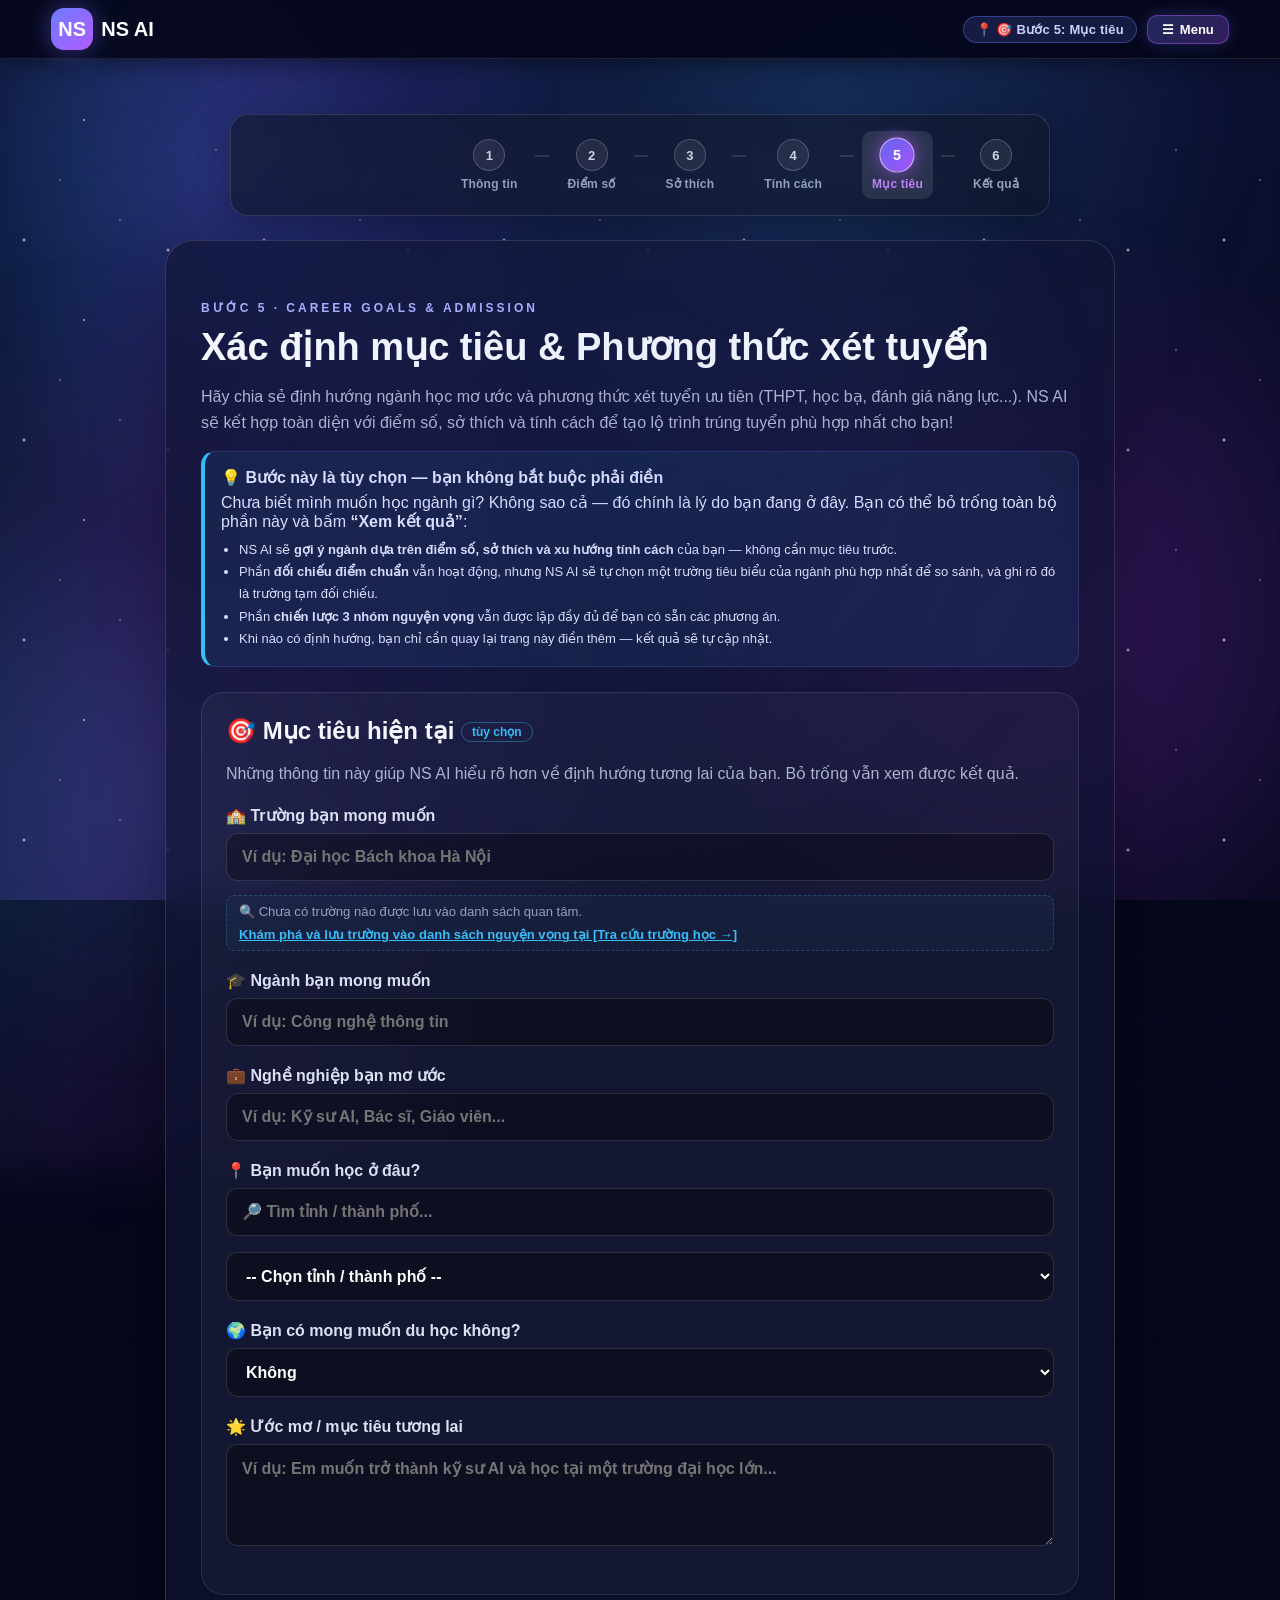
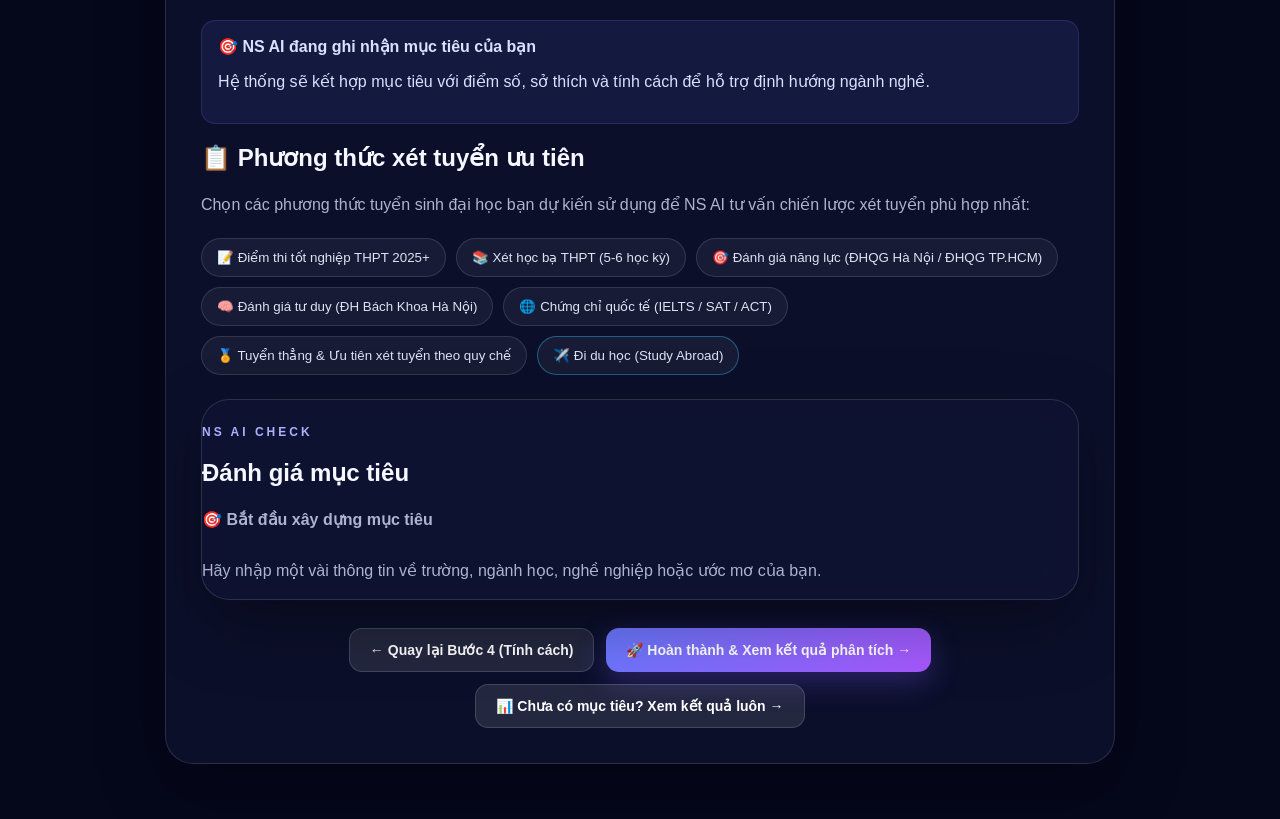
<file: muctieu.html>
<!DOCTYPE html>
<html lang="vi">

<head>
<meta charset="UTF-8">
<meta name="viewport" content="width=device-width, initial-scale=1.0">

<title>NS AI</title>

<link rel="stylesheet" href="style.css">
</head>

<body>

<div class="bg-grid"></div>
<div class="bg-beam"></div>
<div class="stars"></div>

<header class="topbar">

    <a class="brand" href="index.html">
        <span>NS</span> NS AI
    </a>

    <nav>

        <a href="index.html">Trang chủ</a>
        <div class="nav-dropdown">
          <button class="nav-dropdown-trigger">📊 Đánh giá năng lực ▾</button>
          <div class="nav-dropdown-menu">
            <a href="thongtin.html">📝 Bước 1: Thông tin</a>
            <a href="diemso.html">📊 Bước 2: Điểm số</a>
            <a href="sothich.html">❤️ Bước 3: Sở thích</a>
            <a href="tinhcach.html">🧠 Bước 4: Tính cách</a>
            <a class="active" href="muctieu.html">🎯 Bước 5: Mục tiêu</a>
          </div>
        </div>
        <a href="truonghoc.html">Trường học</a>
        <a href="ketqua.html">Kết quả</a>
        <a href="chatbot.html">Trợ lí ảo</a>

        <button class="session-reset" onclick="resetAllData()">
            ↻ Phiên mới
        </button>

    </nav>

</header>


<main class="page">

<section class="glass form-card wide">

    <p class="eyebrow">BƯỚC 5 · CAREER GOALS &amp; ADMISSION</p>

    <h1>Xác định mục tiêu &amp; Phương thức xét tuyển</h1>

    <p class="muted">
        Hãy chia sẻ định hướng ngành học mơ ước và phương thức xét tuyển ưu tiên (THPT, học bạ, đánh giá năng lực...). NS AI sẽ kết hợp toàn diện với điểm số, sở thích và tính cách để tạo lộ trình trúng tuyển phù hợp nhất cho bạn!
    </p>

    <div class="notice" style="border-left:4px solid #38bdf8; background: rgba(56,189,248,0.08); margin-bottom: 18px;">
        <strong>💡 Bước này là tùy chọn — bạn không bắt buộc phải điền</strong>
        <p style="margin:6px 0 0;">
            Chưa biết mình muốn học ngành gì? Không sao cả — đó chính là lý do bạn đang ở đây.
            Bạn có thể bỏ trống toàn bộ phần này và bấm <b>“Xem kết quả”</b>:
        </p>
        <ul style="margin:8px 0 0 18px; padding:0; font-size:13px; line-height:1.7;">
            <li>NS AI sẽ <b>gợi ý ngành dựa trên điểm số, sở thích và xu hướng tính cách</b> của bạn — không cần mục tiêu trước.</li>
            <li>Phần <b>đối chiếu điểm chuẩn</b> vẫn hoạt động, nhưng NS AI sẽ tự chọn một trường tiêu biểu của ngành phù hợp nhất để so sánh, và ghi rõ đó là trường tạm đối chiếu.</li>
            <li>Phần <b>chiến lược 3 nhóm nguyện vọng</b> vẫn được lập đầy đủ để bạn có sẵn các phương án.</li>
            <li>Khi nào có định hướng, bạn chỉ cần quay lại trang này điền thêm — kết quả sẽ tự cập nhật.</li>
        </ul>
    </div>


    <!-- ================= MỤC TIÊU ================= -->

    <div class="goal-profile">

        <h2>🎯 Mục tiêu hiện tại <span style="font-size:12px;font-weight:600;color:#38bdf8;border:1px solid rgba(56,189,248,.4);border-radius:999px;padding:2px 10px;vertical-align:middle;">tùy chọn</span></h2>

        <p class="muted">
            Những thông tin này giúp NS AI hiểu rõ hơn
            về định hướng tương lai của bạn. Bỏ trống vẫn xem được kết quả.
        </p>


        <label>
            🏫 Trường bạn mong muốn

            <input
                type="text"
                id="dreamSchool"
                placeholder="Ví dụ: Đại học Bách khoa Hà Nội"
            >
        </label>

        <!-- Danh sách trường đã đánh dấu sao ⭐ từ Tra cứu trường học -->
        <div id="bookmarkedSchoolsContainer" style="margin-top: -6px; margin-bottom: 12px;"></div>


        <label>
            🎓 Ngành bạn mong muốn

            <input
                type="text"
                id="dreamMajor"
                placeholder="Ví dụ: Công nghệ thông tin"
            >
        </label>


        <label>
            💼 Nghề nghiệp bạn mơ ước

            <input
                type="text"
                id="dreamCareer"
                placeholder="Ví dụ: Kỹ sư AI, Bác sĩ, Giáo viên..."
            >
        </label>


        <!-- ================= NƠI HỌC ================= -->

        <label>
            📍 Bạn muốn học ở đâu?

            <input
                type="text"
                id="searchProvince"
                placeholder="🔎 Tìm tỉnh / thành phố..."
                autocomplete="off"
            >

            <select id="studyLocation">
                <option value="">-- Chọn tỉnh / thành phố --</option>

                <option>Hà Nội</option>
                <option>Cao Bằng</option>
                <option>Tuyên Quang</option>
                <option>Điện Biên</option>
                <option>Lai Châu</option>
                <option>Sơn La</option>
                <option>Lào Cai</option>
                <option>Thái Nguyên</option>
                <option>Lạng Sơn</option>
                <option>Quảng Ninh</option>
                <option>Bắc Ninh</option>
                <option>Phú Thọ</option>
                <option>Hải Phòng</option>
                <option>Hưng Yên</option>
                <option>Ninh Bình</option>
                <option>Thanh Hóa</option>
                <option>Nghệ An</option>
                <option>Hà Tĩnh</option>
                <option>Quảng Trị</option>
                <option>Huế</option>
                <option>Đà Nẵng</option>
                <option>Quảng Ngãi</option>
                <option>Gia Lai</option>
                <option>Khánh Hòa</option>
                <option>Đắk Lắk</option>
                <option>Lâm Đồng</option>
                <option>Đồng Nai</option>
                <option>TP. Hồ Chí Minh</option>
                <option>Tây Ninh</option>
                <option>Đồng Tháp</option>
                <option>Vĩnh Long</option>
                <option>An Giang</option>
                <option>Cần Thơ</option>
                <option>Cà Mau</option>
                <option>Chưa xác định</option>

            </select>

        </label>


        <!-- ================= DU HỌC ================= -->

        <label>
            🌍 Bạn có mong muốn du học không?

            <select id="studyAbroad">

                <option value="Không">Không</option>

                <option value="Có">Có</option>

                <option value="Chưa xác định">
                    Chưa xác định
                </option>

            </select>

        </label>


        <!-- ================= ƯỚC MƠ ================= -->

        <label>
            🌟 Ước mơ / mục tiêu tương lai

            <textarea
                id="dreamGoal"
                rows="4"
                placeholder="Ví dụ: Em muốn trở thành kỹ sư AI và học tại một trường đại học lớn..."
            ></textarea>

        </label>

    </div>


    <!-- ================= THÔNG BÁO ================= -->

    <div id="goalInfo" class="notice">

        <strong>
            🎯 Định hướng cá nhân
        </strong>

        <p>
            Hãy điền mục tiêu, ngành học hoặc nghề nghiệp
            mà bạn đang quan tâm. NS AI sẽ sử dụng thông tin
            này để hỗ trợ phân tích.
        </p>

    </div>


    <!-- ================= PHƯƠNG THỨC XÉT TUYỂN ƯU TIÊN ================= -->

    <h2>
        📋 Phương thức xét tuyển ưu tiên
    </h2>

    <p class="muted">
        Chọn các phương thức tuyển sinh đại học bạn dự kiến sử dụng để NS AI tư vấn chiến lược xét tuyển phù hợp nhất:
    </p>

    <div id="admissionMethods" class="chips" style="margin-bottom: 24px;">
        <button type="button" class="chip" data-method="thpt">
            📝 Điểm thi tốt nghiệp THPT 2025+
        </button>
        <button type="button" class="chip" data-method="hocba">
            📚 Xét học bạ THPT (5-6 học kỳ)
        </button>
        <button type="button" class="chip" data-method="dgnl">
            🎯 Đánh giá năng lực (ĐHQG Hà Nội / ĐHQG TP.HCM)
        </button>
        <button type="button" class="chip" data-method="dgtd">
            🧠 Đánh giá tư duy (ĐH Bách Khoa Hà Nội)
        </button>
        <button type="button" class="chip" data-method="ielts">
            🌐 Chứng chỉ quốc tế (IELTS / SAT / ACT)
        </button>
        <button type="button" class="chip" data-method="tuyenthang">
            🏅 Tuyển thẳng &amp; Ưu tiên xét tuyển theo quy chế
        </button>
        <button type="button" class="chip" data-method="duhoc" id="chipStudyAbroad" style="border-color: rgba(56, 189, 248, 0.4);">
            ✈️ Đi du học (Study Abroad)
        </button>
    </div>

    <!-- ================= KHU VỰC CHI TIẾT DU HỌC (CONDITIONAL UI) ================= -->
    <div id="studyAbroadSection" class="glass" style="display: none; margin-bottom: 24px; padding: 22px; border-radius: 14px; border: 1.5px solid rgba(56, 189, 248, 0.35); background: rgba(15, 23, 42, 0.65); box-shadow: 0 8px 32px rgba(0,0,0,0.25);">
        <div style="display: flex; align-items: center; gap: 12px; margin-bottom: 16px;">
            <span style="font-size: 28px;">✈️</span>
            <div>
                <h3 style="margin: 0; color: #38bdf8; font-size: 1.15rem; font-weight: 700;">Định hướng Lộ trình Du học Quốc tế</h3>
                <p style="margin: 3px 0 0; color: #94a3b8; font-size: 0.85rem;">NS AI đồng hành xây dựng hồ sơ học thuật, chứng chỉ chuẩn hóa & chiến lược học bổng toàn cầu</p>
            </div>
        </div>

        <div style="display: grid; grid-template-columns: repeat(auto-fit, minmax(280px, 1fr)); gap: 16px; margin-bottom: 16px;">
            <div>
                <label style="display: block; font-weight: 600; color: #e2e8f0; margin-bottom: 6px; font-size: 0.9rem;">
                    🌐 Quốc gia mục tiêu ưu tiên:
                </label>
                <select id="studyAbroadCountry" style="width: 100%; padding: 10px 14px; border-radius: 8px; border: 1px solid rgba(255,255,255,0.2); background: rgba(30,41,59,0.85); color: #fff;">
                    <option value="">-- Chọn quốc gia mục tiêu --</option>
                    <option value="Mỹ">🇺🇸 Mỹ (Hoa Kỳ) - Đa dạng học bổng & cơ hội nghiên cứu</option>
                    <option value="Úc">🇦🇺 Úc (Australia) - Định cư & chính sách việc làm mở</option>
                    <option value="Canada">🇨🇦 Canada - Học phí hợp lý & môi trường an toàn</option>
                    <option value="Anh">🇬🇧 Anh Quốc (UK) - Chương trình chuyên sâu tinh hoa</option>
                    <option value="Nhật Bản">🇯🇵 Nhật Bản - Cơ hội việc làm kỹ thuật & công nghệ</option>
                    <option value="Hàn Quốc">🇰🇷 Hàn Quốc - Công nghệ số, truyền thông & học bổng GKS</option>
                    <option value="Đức">🇩🇪 Đức - Miễn học phí công lập & kỹ thuật hàng đầu</option>
                    <option value="Singapore">🇸🇬 Singapore - Trung tâm tài chính & công nghệ châu Á</option>
                    <option value="Khác">🌍 Quốc gia khác</option>
                </select>
            </div>

            <div>
                <label style="display: block; font-weight: 600; color: #e2e8f0; margin-bottom: 6px; font-size: 0.9rem;">
                    📜 Chứng chỉ ngoại ngữ dự kiến / hiện có:
                </label>
                <input type="text" id="studyAbroadCert" placeholder="Ví dụ: IELTS 6.5+, SAT 1350+, JLPT N2, TOPIK 4..." style="width: 100%; padding: 10px 14px; border-radius: 8px; border: 1px solid rgba(255,255,255,0.2); background: rgba(30,41,59,0.85); color: #fff;">
            </div>
        </div>

        <!-- LỘ TRÌNH GỢI Ý THEO QUỐC GIA -->
        <div id="studyAbroadRoadmap" style="background: rgba(56, 189, 248, 0.08); border-left: 4px solid #38bdf8; padding: 14px 18px; border-radius: 8px; margin-top: 10px;">
            <div style="font-weight: 700; color: #7dd3fc; margin-bottom: 6px; font-size: 0.92rem;">💡 Gợi ý lộ trình chuẩn bị hồ sơ du học từ NS AI:</div>
            <ul id="studyAbroadTips" style="margin: 0; padding-left: 20px; color: #cbd5e1; font-size: 0.88rem; line-height: 1.6;">
                <li><strong>Học lực (GPA):</strong> Duy trì GPA THPT từ 8.0/10 trở lên (đặc biệt các môn toán, khoa học hoặc chuyên ngành dự kiến).</li>
                <li><strong>Chứng chỉ chuẩn hóa:</strong> Lên kế hoạch thi IELTS (tối thiểu 6.5) hoặc TOEFL/SAT trước học kỳ 1 lớp 12.</li>
                <li><strong>Hoạt động ngoại khóa:</strong> Tham gia 2-3 dự án cộng đồng hoặc nghiên cứu khoa học (KHKT, CLB học thuật) thể hiện vai trò lãnh đạo.</li>
                <li><strong>Bài luận cá nhân (Personal Statement):</strong> Làm nổi bật bản sắc, động lực cá nhân và lý do chọn ngành nghề/quốc gia.</li>
            </ul>
        </div>
    </div>


    <!-- ================= ĐÁNH GIÁ ================= -->

    <section id="goalEvaluation" class="glass">

        <p class="eyebrow">
            NS AI CHECK
        </p>

        <h2>
            Đánh giá mục tiêu
        </h2>

        <p id="evaluationText" class="muted">
            Hãy nhập mục tiêu để xem thông tin và gợi ý.
        </p>

    </section>


    <!-- ================= BUTTON ================= -->

    <div class="actions">

        <a
            class="btn secondary"
            href="tinhcach.html"
        >
            ← Quay lại Bước 4 (Tính cách)
        </a>

        <button
            class="btn primary"
            type="button"
            onclick="saveGoals()"
        >
            🚀 Hoàn thành &amp; Xem kết quả phân tích →
        </button>

        <a class="btn secondary" href="ketqua.html">
            📊 Chưa có mục tiêu? Xem kết quả luôn →
        </a>

    </div>

</section>

</main>


<script src="main.js"></script>

<script>

/* =========================================
   TÌM KIẾM TỈNH / THÀNH
========================================= */

const searchProvince =
    document.getElementById("searchProvince");

const studyLocation =
    document.getElementById("studyLocation");

const provinces =
    Array.from(studyLocation.options).map(option => ({
        value: option.value,
        text: option.text
    }));


searchProvince.addEventListener("input", function () {

    const keyword = this.value
        .toLowerCase()
        .normalize("NFD")
        .replace(/[\u0300-\u036f]/g, "");

    studyLocation.innerHTML = "";

    const filtered = provinces.filter(province => {

        const text = province.text
            .toLowerCase()
            .normalize("NFD")
            .replace(/[\u0300-\u036f]/g, "");

        return text.includes(keyword);

    });


    filtered.forEach(province => {

        const option =
            document.createElement("option");

        option.value = province.value;
        option.textContent = province.text;

        studyLocation.appendChild(option);

    });


    if (filtered.length === 0) {

        const option =
            document.createElement("option");

        option.textContent =
            "Không tìm thấy tỉnh/thành phố";

        option.disabled = true;

        studyLocation.appendChild(option);

    }

});


/* =========================================
   KHÔI PHỤC DỮ LIỆU ĐÃ LƯU
========================================= */

const oldGoals = read("goals") || {};


document.getElementById("dreamSchool").value =
    oldGoals.dreamSchool || "";

document.getElementById("dreamMajor").value =
    oldGoals.dreamMajor || "";

document.getElementById("dreamCareer").value =
    oldGoals.dreamCareer || "";

document.getElementById("dreamGoal").value =
    oldGoals.dreamGoal || "";

document.getElementById("studyAbroad").value =
    oldGoals.studyAbroad || "Không";

if (oldGoals.studyLocation) {

    document.getElementById("studyLocation").value =
        oldGoals.studyLocation;

}


/* =========================================
   NGÀNH QUAN TÂM & PHƯƠNG THỨC XÉT TUYỂN
========================================= */

const savedMajors = oldGoals.selected || [];
const savedMethods = oldGoals.admissionMethods || [];
const savedAbroadDetail = oldGoals.studyAbroadDetail || {};

/* =========================================
   LỘ TRÌNH & ĐIỀU HƯỚNG DU HỌC (CONDITIONAL UI)
========================================= */

function toggleStudyAbroadUI(show) {
    const section = document.getElementById("studyAbroadSection");
    const chip = document.getElementById("chipStudyAbroad");
    const select = document.getElementById("studyAbroad");

    if (show) {
        if (section) section.style.display = "block";
        if (chip) chip.classList.add("selected");
        if (select && select.value !== "Có") select.value = "Có";
    } else {
        if (section) section.style.display = "none";
        if (chip) chip.classList.remove("selected");
        if (select && select.value === "Có") select.value = "Không";
    }
    updateStudyAbroadRoadmap();
    updateEvaluation();
}

function updateStudyAbroadRoadmap() {
    const country = document.getElementById("studyAbroadCountry") ? document.getElementById("studyAbroadCountry").value : "";
    const tipsList = document.getElementById("studyAbroadTips");
    if (!tipsList) return;

    const roadmaps = {
        "Mỹ": [
            "<strong>Học lực (GPA):</strong> Duy trì GPA THPT từ 8.5/10 trở lên, ưu tiên các môn học nâng cao (AP/Honors nếu có).",
            "<strong>Bài thi chuẩn hóa:</strong> Mục tiêu SAT 1400+ hoặc ACT 30+, kết hợp IELTS 7.0-7.5+ / TOEFL iBT 100+.",
            "<strong>Hoạt động ngoại khóa:</strong> Cần hồ sơ hoạt động có chiều sâu, thể hiện tinh thần lãnh đạo (leadership) và cam kết cộng đồng bền bỉ.",
            "<strong>Hồ sơ tuyển sinh:</strong> Chuẩn bị bài luận chính (Common App Essay), 2-3 thư giới thiệu từ giáo viên, nộp kỳ Early Decision/Action (tháng 11) hoặc Regular (tháng 1)."
        ],
        "Úc": [
            "<strong>Học thuật:</strong> Xét tuyển thẳng bằng điểm thi tốt nghiệp THPT hoặc điểm học bạ lớp 12 (thường yêu cầu GPA từ 8.0 trở lên vào nhóm Group of Eight).",
            "<strong>Ngoại ngữ:</strong> IELTS Academic từ 6.5 trở lên (không kỹ năng nào dưới 6.0) hoặc PTE Academic 58+.",
            "<strong>Tài chính & Visa:</strong> Chuẩn bị hồ sơ chứng minh tài chính gia đình và viết bài luận GTE/GST đáp ứng tiêu chuẩn visa du học Úc (Subclass 500).",
            "<strong>Cơ hội:</strong> Chính sách visa ở lại làm việc sau tốt nghiệp (Post-Study Work Visa 485) từ 2 - 4 năm tùy bang."
        ],
        "Canada": [
            "<strong>Học thuật:</strong> Điểm trung bình THPT 3 năm (GPA) từ 8.0/10 trở lên; các ngành Kỹ thuật/STEM yêu cầu điểm Toán và Lý/Hóa vững.",
            "<strong>Ngoại ngữ:</strong> IELTS 6.5 (không band nào dưới 6.0) hoặc Duolingo English Test (tùy trường).",
            "<strong>Visa du học:</strong> Nộp hồ sơ xin Study Permit sớm trước kỳ nhập học 4-6 tháng.",
            "<strong>Điểm cộng:</strong> Học phí cạnh tranh hơn Mỹ, môi trường an toàn và giấy phép làm việc sau tốt nghiệp (PGWP) lên tới 3 năm."
        ],
        "Anh": [
            "<strong>Lộ trình học tập:</strong> Học sinh tốt nghiệp THPT Việt Nam thường học qua chương trình Foundation Year (Dự bị ĐH 1 năm) hoặc xét thẳng nếu có bằng quốc tế (A-Levels / IB).",
            "<strong>Chứng chỉ:</strong> IELTS UKVI từ 6.0 - 6.5 trở lên.",
            "<strong>Hồ sơ qua UCAS:</strong> Đăng ký tối đa 5 khóa học qua cổng UCAS, chuẩn bị Personal Statement nhấn mạnh đam mê chuyên môn sâu.",
            "<strong>Thời hạn:</strong> Hạn nộp hồ sơ UCAS vào tháng 1 hàng năm (đối với Oxford/Cambridge và Y khoa là tháng 10 năm trước)."
        ],
        "Nhật Bản": [
            "<strong>Ngôn ngữ:</strong> Đạt trình độ tiếng Nhật JLPT N3 - N2 trước khi bay (hoặc học tiếng tại trường Nhật ngữ 1-2 năm).",
            "<strong>Kỳ thi EJU:</strong> Kỳ thi du học sinh Nhật Bản EJU (Toán, Khoa học tự nhiên/xã hội, Tiếng Nhật) nếu muốn vào các trường ĐH công lập danh tiếng.",
            "<strong>Chương trình tiếng Anh (SGU):</strong> Nếu chọn học bằng tiếng Anh, cần IELTS 6.5+ và SAT, không bắt buộc tiếng Nhật đầu vào.",
            "<strong>Cơ hội:</strong> Học phí vừa phải, nhiều học bổng MEXT và cơ hội việc làm rộng mở tại Nhật sau khi tốt nghiệp."
        ],
        "Hàn Quốc": [
            "<strong>Ngôn ngữ:</strong> Đạt TOPIK 3 trở lên (để vào thẳng chuyên ngành) hoặc học khóa tiếng Hàn (D-4-1) trước tại các trường ĐH Hàn Quốc.",
            "<strong>Học bạ:</strong> Điểm trung bình THPT GPA từ 7.0 - 7.5 trở lên.",
            "<strong>Học bổng:</strong> Cơ hội săn học bổng Chính phủ Hàn Quốc (GKS) toàn phần hoặc học bổng giảm 30% - 100% học phí theo điểm TOPIK.",
            "<strong>Thế mạnh:</strong> Ngành Công nghệ thông tin, Thiết kế truyền thông, Quản trị kinh doanh và Kỹ thuật bán dẫn."
        ],
        "Đức": [
            "<strong>Điều kiện tuyển sinh:</strong> Tham gia kỳ thi ĐH tại Việt Nam đạt chuẩn quy định của DAAD, sau đó học 1 năm Studienkolleg (Dự bị ĐH) tại Đức và thi Feststellungsprüfung (FSP).",
            "<strong>Thẩm tra APS & TestAS:</strong> Bắt buộc phải có chứng chỉ kiểm tra học vấn APS và thi đánh giá năng lực TestAS.",
            "<strong>Ngoại ngữ:</strong> Tiếng Đức B1/B2 (chương trình tiếng Đức) hoặc IELTS 6.5+ (chương trình tiếng Anh).",
            "<strong>Đặc quyền:</strong> Hầu hết các trường đại học công lập tại Đức MIỄN 100% HỌC PHÍ cho sinh viên quốc tế."
        ],
        "Singapore": [
            "<strong>Đại học công lập (NUS, NTU, SMU):</strong> Yêu cầu điểm tốt nghiệp THPT xuất sắc (thường 9.0+), IELTS 6.5 - 7.0+ và bài thi đầu vào / phỏng vấn chuyên sâu.",
            "<strong>Học bổng:</strong> Nhiều chương trình học bổng toàn phần danh giá (ASEAN Scholarship, Singapore Scholarship).",
            "<strong>Đại học quốc tế liên kết (SIM, JCU, Curtin):</strong> Yêu cầu linh hoạt hơn (IELTS 6.0+, GPA 7.0+), bằng cấp quốc tế chuẩn Anh/Úc.",
            "<strong>Vị thế:</strong> Trung tâm kinh tế, tài chính và công nghệ cao hàng đầu khu vực, khoảng cách địa lý gần Việt Nam."
        ]
    };

    const tips = roadmaps[country] || [
        "<strong>Học lực (GPA):</strong> Duy trì GPA THPT từ 8.0/10 trở lên (đặc biệt các môn toán, khoa học hoặc chuyên ngành dự kiến).",
        "<strong>Chứng chỉ chuẩn hóa:</strong> Lên kế hoạch thi IELTS (tối thiểu 6.5) hoặc TOEFL/SAT trước học kỳ 1 lớp 12.",
        "<strong>Hoạt động ngoại khóa:</strong> Tham gia 2-3 dự án cộng đồng hoặc nghiên cứu khoa học (KHKT, CLB học thuật) thể hiện vai trò lãnh đạo.",
        "<strong>Bài luận cá nhân (Personal Statement):</strong> Làm nổi bật bản sắc, động lực cá nhân và lý do chọn ngành nghề/quốc gia."
    ];

    tipsList.innerHTML = tips.map(t => `<li>${t}</li>`).join('');
}

document.querySelectorAll("#majors .chip").forEach(chip => {
    if (savedMajors.includes(chip.textContent.trim())) {
        chip.classList.add("selected");
    }
    chip.addEventListener("click", function () {
        this.classList.toggle("selected");
        updateEvaluation();
    });
});

document.querySelectorAll("#admissionMethods .chip").forEach(chip => {
    const val = chip.dataset.method || chip.textContent.trim();
    if (savedMethods.includes(val) || savedMethods.includes(chip.textContent.trim()) || (val === "duhoc" && (oldGoals.studyAbroad === "Có" || savedAbroadDetail.enabled))) {
        chip.classList.add("selected");
    }
    chip.addEventListener("click", function () {
        this.classList.toggle("selected");
        if (this.dataset.method === "duhoc" || this.id === "chipStudyAbroad") {
            toggleStudyAbroadUI(this.classList.contains("selected"));
        }
        updateEvaluation();
    });
});

const countrySelectEl = document.getElementById("studyAbroadCountry");
const certInputEl = document.getElementById("studyAbroadCert");

// Khởi tạo khôi phục trạng thái du học từ LocalStorage
if (savedMethods.includes("duhoc") || oldGoals.studyAbroad === "Có" || Boolean(savedAbroadDetail.enabled)) {
    toggleStudyAbroadUI(true);
    if (savedAbroadDetail.country && countrySelectEl) {
        countrySelectEl.value = savedAbroadDetail.country;
    }
    if (savedAbroadDetail.languageCert && certInputEl) {
        certInputEl.value = savedAbroadDetail.languageCert;
    }
    updateStudyAbroadRoadmap();
}

if (countrySelectEl) {
    countrySelectEl.addEventListener("change", function () {
        updateStudyAbroadRoadmap();
        updateEvaluation();
    });
}

if (certInputEl) {
    certInputEl.addEventListener("input", function () {
        updateEvaluation();
    });
}


/* =========================================
   ĐÁNH GIÁ MỤC TIÊU
========================================= */

function updateEvaluation() {

    const school =
        document.getElementById("dreamSchool").value.trim();

    const major =
        document.getElementById("dreamMajor").value.trim();

    const career =
        document.getElementById("dreamCareer").value.trim();

    const location =
        document.getElementById("studyLocation").value;

    const abroad =
        document.getElementById("studyAbroad").value;

    const dream =
        document.getElementById("dreamGoal").value.trim();


    const evaluation =
        document.getElementById("evaluationText");


    const goalInfo =
        document.getElementById("goalInfo");


    let content = "";


    if (!school &&
        !major &&
        !career &&
        !location &&
        !dream &&
        abroad !== "Có" &&
        !document.getElementById("chipStudyAbroad")?.classList.contains("selected")) {

        content = `
            <b>🎯 Bắt đầu xây dựng mục tiêu</b>
            <br><br>
            Hãy nhập một vài thông tin về trường,
            ngành học, nghề nghiệp hoặc ước mơ của bạn.
        `;

    } else {

        content = `
            <b>🎯 Hồ sơ mục tiêu của bạn</b>
            <br><br>
        `;


        if (school) {

            content +=
                `🏫 Trường mong muốn: <b>${school}</b><br>`;

        }


        if (major) {

            content +=
                `🎓 Ngành mong muốn: <b>${major}</b><br>`;

        }


        if (career) {

            content +=
                `💼 Nghề nghiệp: <b>${career}</b><br>`;

        }


        if (location) {

            content +=
                `📍 Nơi học: <b>${location}</b><br>`;

        }


        content +=
            `<br>🌍 Du học: <b>${abroad}</b>`;

        const isAbroadActive = abroad === "Có" || document.getElementById("chipStudyAbroad")?.classList.contains("selected");
        if (isAbroadActive) {
            const countryVal = document.getElementById("studyAbroadCountry") ? document.getElementById("studyAbroadCountry").value : "";
            const certVal = document.getElementById("studyAbroadCert") ? document.getElementById("studyAbroadCert").value.trim() : "";
            if (countryVal) content += `<br>✈️ Quốc gia mục tiêu: <b>${countryVal}</b>`;
            if (certVal) content += `<br>📜 Chứng chỉ ngoại ngữ: <b>${certVal}</b>`;
        }


        if (dream) {

            content += `
                <br><br>
                🌟 Ước mơ:
                <b>${dream}</b>
            `;

        }

        const selectedMethods = [
            ...document.querySelectorAll("#admissionMethods .chip.selected")
        ].map(c => c.textContent.trim().replace(/^[\uD800-\uDBFF][\uDC00-\uDFFF]\s*/, ''));
        if (selectedMethods.length) {
            content += `<br><br>📋 Phương thức xét tuyển: <b>${selectedMethods.join(' · ')}</b>`;
        }

    }


    evaluation.innerHTML = content;


    goalInfo.innerHTML = `

        <strong>
            🎯 NS AI đang ghi nhận mục tiêu của bạn
        </strong>

        <p>
            Hệ thống sẽ kết hợp mục tiêu với
            điểm số, sở thích và tính cách
            để hỗ trợ định hướng ngành nghề.
        </p>

    `;

}


/* =========================================
   DANH SÁCH TRƯỜNG ĐÃ LƯU (BOOKMARK INTEGRATION)
========================================= */

function getBookmarkedSchools() {
    try {
        const raw = localStorage.getItem('ns_bookmarked_schools');
        if (!raw) return [];
        const parsed = JSON.parse(raw);
        if (!Array.isArray(parsed)) return [];
        const result = [];
        parsed.forEach(item => {
            let name = '';
            if (typeof item === 'string') name = item.trim();
            else if (item && typeof item === 'object') name = (item.name || item.title || item.code || '').trim();
            if (name && !result.includes(name)) result.push(name);
        });
        return result;
    } catch (e) {
        return [];
    }
}

function renderBookmarkedSchools() {
    const container = document.getElementById("bookmarkedSchoolsContainer");
    if (!container) return;

    const bookmarks = getBookmarkedSchools();
    const currentSchool = (document.getElementById("dreamSchool") ? document.getElementById("dreamSchool").value : "").trim();

    if (bookmarks.length === 0) {
        container.innerHTML = `
            <div style="margin-top: 6px; padding: 8px 12px; background: rgba(56, 189, 248, 0.05); border: 1px dashed rgba(56, 189, 248, 0.25); border-radius: 8px; font-size: 0.82rem; color: #94a3b8; display: flex; align-items: center; justify-content: space-between; gap: 8px; flex-wrap: wrap;">
                <span>🔍 Chưa có trường nào được lưu vào danh sách quan tâm.</span>
                <a href="truonghoc.html" style="color: #38bdf8; text-decoration: underline; font-weight: 600; font-size: 0.82rem;">
                    Khám phá và lưu trường vào danh sách nguyện vọng tại [Tra cứu trường học →]
                </a>
            </div>
        `;
        return;
    }

    container.innerHTML = `
        <div style="margin-top: 8px; padding: 10px 14px; background: rgba(245, 158, 11, 0.07); border: 1px solid rgba(245, 158, 11, 0.25); border-radius: 10px;">
            <div style="display: flex; align-items: center; justify-content: space-between; margin-bottom: 8px; flex-wrap: wrap; gap: 6px;">
                <span style="font-size: 0.85rem; color: #fbbf24; font-weight: 600;">⭐ Các trường bạn đã quan tâm tại trang Tra cứu:</span>
                <a href="truonghoc.html" style="font-size: 0.8rem; color: #38bdf8; text-decoration: none;">🔍 Tra cứu thêm trường →</a>
            </div>
            <div style="display: flex; flex-wrap: wrap; gap: 8px;">
                ${bookmarks.map(name => {
                    const isSelected = currentSchool && currentSchool.toLowerCase() === name.toLowerCase();
                    return `
                        <button type="button" class="chip-bookmark" data-school="${name.replace(/"/g, '&quot;')}" onclick="selectBookmarkedSchool('${name.replace(/'/g, "\\'")}')" style="background: ${isSelected ? 'linear-gradient(135deg, rgba(245, 158, 11, 0.3), rgba(234, 88, 12, 0.3))' : 'rgba(30, 41, 59, 0.85)'}; border: 1px solid ${isSelected ? '#f59e0b' : 'rgba(245, 158, 11, 0.3)'}; color: ${isSelected ? '#fef08a' : '#e2e8f0'}; padding: 5px 12px; border-radius: 20px; font-size: 0.82rem; cursor: pointer; display: flex; align-items: center; gap: 6px; transition: all 0.2s ease;">
                            <span>${isSelected ? '✅' : '⭐'}</span>
                            <span style="font-weight: ${isSelected ? '700' : '500'};">${name}</span>
                        </button>
                    `;
                }).join('')}
            </div>
            <p style="margin: 6px 0 0; font-size: 0.75rem; color: #94a3b8;">💡 Bấm vào một trường ở trên để tự động chọn làm trường mục tiêu mơ ước.</p>
        </div>
    `;
}

function selectBookmarkedSchool(schoolName) {
    const input = document.getElementById("dreamSchool");
    if (!input) return;
    input.value = schoolName;
    updateEvaluation();

    // Tự động lưu vào ns_goals
    try {
        const goals = (typeof read === 'function' ? read('goals') : null) || {};
        goals.dreamSchool = schoolName;
        goals.noGoal = false;
        if (typeof save === 'function') {
            save('goals', goals);
        } else {
            localStorage.setItem('ns_goals', JSON.stringify(goals));
        }
        if (typeof showToast === 'function') {
            showToast(`Đã chọn "${schoolName}" làm trường mục tiêu!`, 'success');
        }
    } catch (e) {}

    renderBookmarkedSchools();
}


/* =========================================
   CẬP NHẬT KHI NHẬP
========================================= */

[
    "dreamSchool",
    "dreamMajor",
    "dreamCareer",
    "dreamGoal"
].forEach(id => {

    document
        .getElementById(id)
        .addEventListener(
            "input",
            function() {
                updateEvaluation();
                if (id === "dreamSchool") {
                    renderBookmarkedSchools();
                }
            }
        );

});


document
    .getElementById("studyLocation")
    .addEventListener(
        "change",
        updateEvaluation
    );


document
    .getElementById("studyAbroad")
    .addEventListener(
        "change",
        function() {
            toggleStudyAbroadUI(this.value === "Có");
        }
    );


/* =========================================
   LƯU MỤC TIÊU
========================================= */

function saveGoals() {

    const selectedMajors = [
        ...document.querySelectorAll("#majors .chip.selected")
    ].map(chip => chip.textContent.trim());

    const selectedMethods = [
        ...document.querySelectorAll("#admissionMethods .chip.selected")
    ].map(chip => chip.dataset.method || chip.textContent.trim());

    const isAbroadSelected = selectedMethods.includes("duhoc") || document.getElementById("studyAbroad").value === "Có";
    const abroadCountry = document.getElementById("studyAbroadCountry") ? document.getElementById("studyAbroadCountry").value : "";
    const abroadCert = document.getElementById("studyAbroadCert") ? document.getElementById("studyAbroadCert").value.trim() : "";

    const data = {

        dreamSchool:
            document
                .getElementById("dreamSchool")
                .value
                .trim(),

        dreamMajor:
            document
                .getElementById("dreamMajor")
                .value
                .trim(),

        dreamCareer:
            document
                .getElementById("dreamCareer")
                .value
                .trim(),

        studyLocation:
            document
                .getElementById("studyLocation")
                .value,

        studyAbroad:
            isAbroadSelected ? "Có" : document.getElementById("studyAbroad").value,

        dreamGoal:
            document
                .getElementById("dreamGoal")
                .value
                .trim(),

        admissionMethods:
            selectedMethods,

        studyAbroadDetail: {
            enabled: isAbroadSelected,
            country: abroadCountry,
            languageCert: abroadCert
        },

        selected:
            selectedMajors.length ? selectedMajors : (oldGoals.selected || []),

        other:
            document.getElementById("other")
                ? document.getElementById("other").value.trim()
                : (oldGoals.other || "")

    };

    // MỤC TIÊU LÀ TÙY CHỌN — học sinh chưa biết mình muốn gì vẫn được xem kết quả.
    // Khi bỏ trống, ghi rõ cờ noGoal để trang Kết quả và chatbot biết mà xử lý khác đi.
    const hasAnyGoal = Boolean(
        data.dreamMajor ||
        data.dreamSchool ||
        data.dreamCareer ||
        data.dreamGoal ||
        (data.admissionMethods && data.admissionMethods.length) ||
        (data.selected && data.selected.length) ||
        data.other ||
        (data.studyAbroadDetail && data.studyAbroadDetail.enabled)
    );
    data.noGoal = !hasAnyGoal;

    save("goals", data);

    if (!hasAnyGoal) {
        showToast('Bạn chưa nhập mục tiêu — NS AI sẽ gợi ý ngành dựa trên điểm số, sở thích và tính cách.', 'info');
    }


    window.location.href =
        "ketqua.html";

}


/* =========================================
   KHỞI TẠO
========================================= */

updateEvaluation();
renderBookmarkedSchools();

</script>

</body>
</html>
</file>
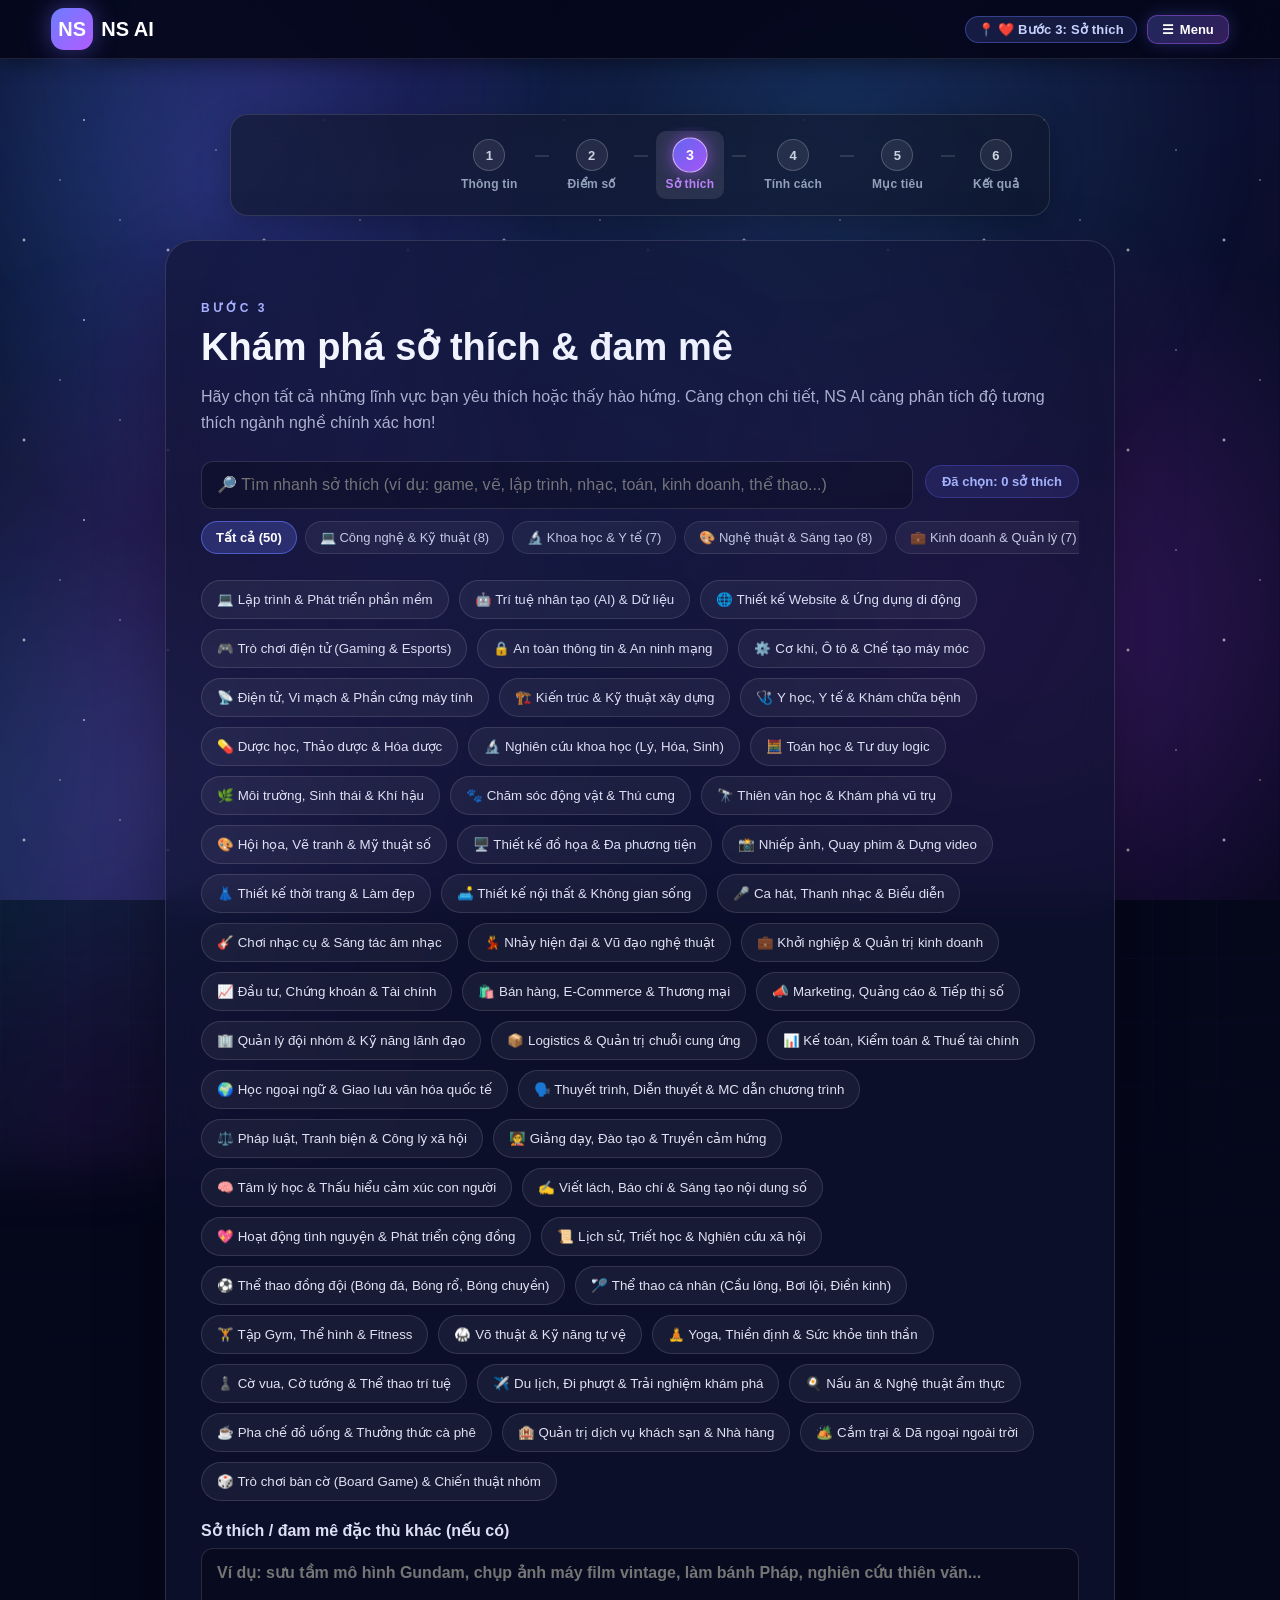
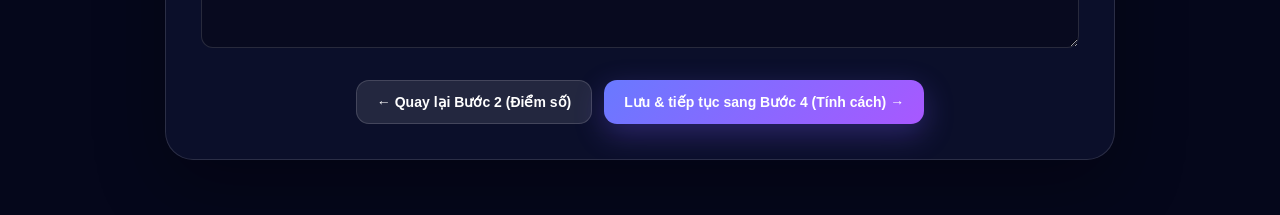
<file: sothich.html>
<!DOCTYPE html>
<html lang="vi">

<head>
<meta charset="UTF-8">
<meta name="viewport" content="width=device-width,initial-scale=1">

<title>NS AI</title>

<link rel="stylesheet" href="style.css">

</head>

<body>

<div class="bg-grid"></div>
<div class="bg-beam"></div>
<div class="stars"></div>

<header class="topbar">

<a class="brand" href="index.html">
<span>NS</span> NS AI
</a>

<nav>

<a href="index.html">Trang chủ</a>

<div class="nav-dropdown">
  <button class="nav-dropdown-trigger">📊 Đánh giá năng lực ▾</button>
  <div class="nav-dropdown-menu">
    <a href="thongtin.html">📝 Bước 1: Thông tin</a>
    <a href="diemso.html">📊 Bước 2: Điểm số</a>
    <a class="active" href="sothich.html">❤️ Bước 3: Sở thích</a>
    <a href="tinhcach.html">🧠 Bước 4: Tính cách</a>
    <a href="muctieu.html">🎯 Bước 5: Mục tiêu</a>
  </div>
</div>

<a href="truonghoc.html">Trường học</a>

<a href="ketqua.html">Kết quả</a>

<a href="chatbot.html">Chatbot</a>

<button
class="session-reset"
onclick="resetAllData()">

↻ Phiên mới

</button>

</nav>

</header>


<main class="page">

<section class="glass form-card wide">

<p class="eyebrow">BƯỚC 3</p>

<h1>Khám phá sở thích & đam mê</h1>

<p class="muted">
Hãy chọn tất cả những lĩnh vực bạn yêu thích hoặc thấy hào hứng. Càng chọn chi tiết, NS AI càng phân tích độ tương thích ngành nghề chính xác hơn!
</p>

<!-- THANH TÌM KIẾM NHANH & ĐẾM SỐ LƯỢNG ĐÃ CHỌN -->
<div class="hobby-search-box">
    <input
        type="text"
        id="hobbySearch"
        placeholder="🔎 Tìm nhanh sở thích (ví dụ: game, vẽ, lập trình, nhạc, toán, kinh doanh, thể thao...)"
        autocomplete="off"
    >
    <span id="selectedCount" class="selected-badge">Đã chọn: 0 sở thích</span>
</div>

<!-- CÁC TAB DANH MỤC LỌC NHANH -->
<div class="hobby-category-tabs">
    <button type="button" class="tab-btn active" data-cat="all" onclick="setCategory('all')">Tất cả (50)</button>
    <button type="button" class="tab-btn" data-cat="tech" onclick="setCategory('tech')">💻 Công nghệ & Kỹ thuật (8)</button>
    <button type="button" class="tab-btn" data-cat="science" onclick="setCategory('science')">🔬 Khoa học & Y tế (7)</button>
    <button type="button" class="tab-btn" data-cat="art" onclick="setCategory('art')">🎨 Nghệ thuật & Sáng tạo (8)</button>
    <button type="button" class="tab-btn" data-cat="business" onclick="setCategory('business')">💼 Kinh doanh & Quản lý (7)</button>
    <button type="button" class="tab-btn" data-cat="social" onclick="setCategory('social')">🗣️ Xã hội & Ngôn ngữ (8)</button>
    <button type="button" class="tab-btn" data-cat="sport" onclick="setCategory('sport')">⚽ Thể thao & Vận động (6)</button>
    <button type="button" class="tab-btn" data-cat="life" onclick="setCategory('life')">🌿 Đời sống & Trải nghiệm (6)</button>
</div>

<!-- KHUNG HIỂN THỊ CÁC THẺ SỞ THÍCH -->
<div id="chips" class="chips"></div>


<label style="margin-top: 18px;">
Sở thích / đam mê đặc thù khác (nếu có)
<textarea
id="custom"
rows="3"
placeholder="Ví dụ: sưu tầm mô hình Gundam, chụp ảnh máy film vintage, làm bánh Pháp, nghiên cứu thiên văn..."></textarea>
</label>


<div class="actions">

<a href="diemso.html" class="btn secondary">
← Quay lại Bước 2 (Điểm số)
</a>

<button
class="btn primary"
onclick="saveHobbies()">

Lưu &amp; tiếp tục sang Bước 4 (Tính cách) →

</button>

</div>

</section>

</main>


<script src="main.js"></script>

<script>

// DANH SÁCH 50 SỞ THÍCH LỚN & ĐA DẠNG DÀNH CHO HỌC SINH THPT
const hobbiesList = [
  // Nhóm 1: Công nghệ & Kỹ thuật (8 mục)
  { name: '💻 Lập trình & Phát triển phần mềm', cat: 'tech' },
  { name: '🤖 Trí tuệ nhân tạo (AI) & Dữ liệu', cat: 'tech' },
  { name: '🌐 Thiết kế Website & Ứng dụng di động', cat: 'tech' },
  { name: '🎮 Trò chơi điện tử (Gaming & Esports)', cat: 'tech' },
  { name: '🔒 An toàn thông tin & An ninh mạng', cat: 'tech' },
  { name: '⚙️ Cơ khí, Ô tô & Chế tạo máy móc', cat: 'tech' },
  { name: '📡 Điện tử, Vi mạch & Phần cứng máy tính', cat: 'tech' },
  { name: '🏗️ Kiến trúc & Kỹ thuật xây dựng', cat: 'tech' },

  // Nhóm 2: Khoa học & Y tế (7 mục)
  { name: '🩺 Y học, Y tế & Khám chữa bệnh', cat: 'science' },
  { name: '💊 Dược học, Thảo dược & Hóa dược', cat: 'science' },
  { name: '🔬 Nghiên cứu khoa học (Lý, Hóa, Sinh)', cat: 'science' },
  { name: '🧮 Toán học & Tư duy logic', cat: 'science' },
  { name: '🌿 Môi trường, Sinh thái & Khí hậu', cat: 'science' },
  { name: '🐾 Chăm sóc động vật & Thú cưng', cat: 'science' },
  { name: '🔭 Thiên văn học & Khám phá vũ trụ', cat: 'science' },

  // Nhóm 3: Nghệ thuật & Sáng tạo (8 mục)
  { name: '🎨 Hội họa, Vẽ tranh & Mỹ thuật số', cat: 'art' },
  { name: '🖥️ Thiết kế đồ họa & Đa phương tiện', cat: 'art' },
  { name: '📸 Nhiếp ảnh, Quay phim & Dựng video', cat: 'art' },
  { name: '👗 Thiết kế thời trang & Làm đẹp', cat: 'art' },
  { name: '🛋️ Thiết kế nội thất & Không gian sống', cat: 'art' },
  { name: '🎤 Ca hát, Thanh nhạc & Biểu diễn', cat: 'art' },
  { name: '🎸 Chơi nhạc cụ & Sáng tác âm nhạc', cat: 'art' },
  { name: '💃 Nhảy hiện đại & Vũ đạo nghệ thuật', cat: 'art' },

  // Nhóm 4: Kinh doanh & Quản lý (7 mục)
  { name: '💼 Khởi nghiệp & Quản trị kinh doanh', cat: 'business' },
  { name: '📈 Đầu tư, Chứng khoán & Tài chính', cat: 'business' },
  { name: '🛍️ Bán hàng, E-Commerce & Thương mại', cat: 'business' },
  { name: '📣 Marketing, Quảng cáo & Tiếp thị số', cat: 'business' },
  { name: '🏢 Quản lý đội nhóm & Kỹ năng lãnh đạo', cat: 'business' },
  { name: '📦 Logistics & Quản trị chuỗi cung ứng', cat: 'business' },
  { name: '📊 Kế toán, Kiểm toán & Thuế tài chính', cat: 'business' },

  // Nhóm 5: Xã hội & Ngôn ngữ (8 mục)
  { name: '🌍 Học ngoại ngữ & Giao lưu văn hóa quốc tế', cat: 'social' },
  { name: '🗣️ Thuyết trình, Diễn thuyết & MC dẫn chương trình', cat: 'social' },
  { name: '⚖️ Pháp luật, Tranh biện & Công lý xã hội', cat: 'social' },
  { name: '🧑‍🏫 Giảng dạy, Đào tạo & Truyền cảm hứng', cat: 'social' },
  { name: '🧠 Tâm lý học & Thấu hiểu cảm xúc con người', cat: 'social' },
  { name: '✍️ Viết lách, Báo chí & Sáng tạo nội dung số', cat: 'social' },
  { name: '💖 Hoạt động tình nguyện & Phát triển cộng đồng', cat: 'social' },
  { name: '📜 Lịch sử, Triết học & Nghiên cứu xã hội', cat: 'social' },

  // Nhóm 6: Thể thao & Vận động (6 mục)
  { name: '⚽ Thể thao đồng đội (Bóng đá, Bóng rổ, Bóng chuyền)', cat: 'sport' },
  { name: '🏸 Thể thao cá nhân (Cầu lông, Bơi lội, Điền kinh)', cat: 'sport' },
  { name: '🏋️ Tập Gym, Thể hình & Fitness', cat: 'sport' },
  { name: '🥋 Võ thuật & Kỹ năng tự vệ', cat: 'sport' },
  { name: '🧘 Yoga, Thiền định & Sức khỏe tinh thần', cat: 'sport' },
  { name: '♟️ Cờ vua, Cờ tướng & Thể thao trí tuệ', cat: 'sport' },

  // Nhóm 7: Đời sống & Trải nghiệm (6 mục)
  { name: '✈️ Du lịch, Đi phượt & Trải nghiệm khám phá', cat: 'life' },
  { name: '🍳 Nấu ăn & Nghệ thuật ẩm thực', cat: 'life' },
  { name: '☕ Pha chế đồ uống & Thưởng thức cà phê', cat: 'life' },
  { name: '🏨 Quản trị dịch vụ khách sạn & Nhà hàng', cat: 'life' },
  { name: '🏕️ Cắm trại & Dã ngoại ngoài trời', cat: 'life' },
  { name: '🎲 Trò chơi bàn cờ (Board Game) & Chiến thuật nhóm', cat: 'life' }
];

// Khôi phục dữ liệu đã lưu
const savedData = read('hobbies') || { selected: [], custom: '' };
let currentCategory = 'all';
let currentSearch = '';

const selectedSet = new Set(savedData.selected || []);

const chipsBox = document.getElementById('chips');
const searchInput = document.getElementById('hobbySearch');
const countBadge = document.getElementById('selectedCount');
const customInput = document.getElementById('custom');

customInput.value = savedData.custom || '';

function updateCount() {
  countBadge.textContent = `Đã chọn: ${selectedSet.size} sở thích`;
}

function normalizeStr(str) {
  return (str || '')
    .toLowerCase()
    .normalize('NFD')
    .replace(/[\u0300-\u036f]/g, '')
    .replace(/đ/g, 'd');
}

function renderChips() {
  chipsBox.innerHTML = '';

  const keyword = normalizeStr(currentSearch);

  const filtered = hobbiesList.filter(item => {
    // Lọc theo danh mục
    const matchCat = (currentCategory === 'all') || (item.cat === currentCategory);
    // Lọc theo từ khóa tìm kiếm
    const matchSearch = !keyword || normalizeStr(item.name).includes(keyword);
    return matchCat && matchSearch;
  });

  if (filtered.length === 0) {
    chipsBox.innerHTML = '<div style="color:#aeb4d0; padding:15px; font-style:italic;">Không tìm thấy sở thích nào khớp với từ khóa tìm kiếm. Bạn có thể nhập thêm vào ô "Sở thích khác" bên dưới!</div>';
    return;
  }

  filtered.forEach(item => {
    const btn = document.createElement('button');
    btn.type = 'button';
    btn.className = 'chip ' + (selectedSet.has(item.name) ? 'selected' : '');
    btn.textContent = item.name;

    btn.onclick = () => {
      if (selectedSet.has(item.name)) {
        selectedSet.delete(item.name);
        btn.classList.remove('selected');
      } else {
        selectedSet.add(item.name);
        btn.classList.add('selected');
      }
      updateCount();
    };

    chipsBox.appendChild(btn);
  });
}

function setCategory(cat) {
  currentCategory = cat;
  document.querySelectorAll('.hobby-category-tabs .tab-btn').forEach(btn => {
    if (btn.dataset.cat === cat) {
      btn.classList.add('active');
    } else {
      btn.classList.remove('active');
    }
  });
  renderChips();
}

searchInput.addEventListener('input', function() {
  currentSearch = this.value.trim();
  renderChips();
});

function saveHobbies() {
  const data = {
    selected: Array.from(selectedSet),
    custom: customInput.value.trim()
  };

  if (data.selected.length === 0 && !data.custom) {
    showToast('Vui lòng chọn ít nhất 1 lĩnh vực sở thích hoặc nhập mô tả sở thích riêng của bạn!', 'error');
    return;
  }

  save('hobbies', data);
  location.href = 'tinhcach.html';
}

// Khởi chạy
updateCount();
renderChips();

</script>

</body>

</html>
</file>
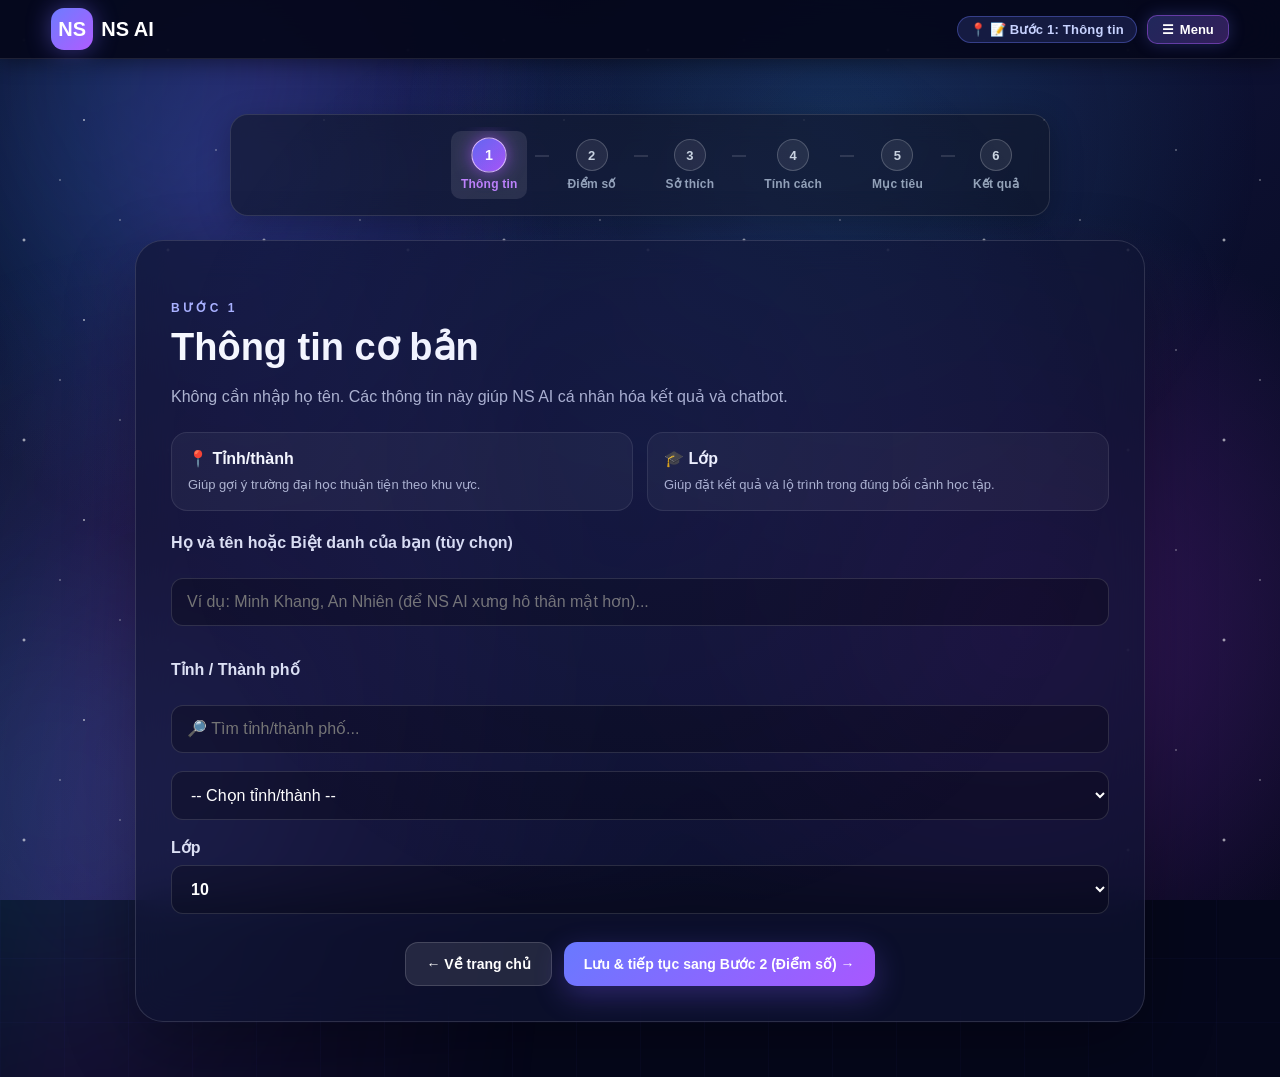
<file: thongtin.html>
<!DOCTYPE html>
<html lang="vi">
<head>
<meta charset="UTF-8">
<meta name="viewport" content="width=device-width, initial-scale=1">
<title>NS AI</title>

<link rel="stylesheet" href="style.css">
</head>

<body>
<div class="bg-grid"></div>
<div class="bg-beam"></div>
<div class="stars"></div>

<header class="topbar">
<a class="brand" href="index.html"><span>NS</span> NS AI</a>

<nav>
<a href="index.html">Trang chủ</a>
<div class="nav-dropdown">
  <button class="nav-dropdown-trigger">📊 Đánh giá năng lực ▾</button>
  <div class="nav-dropdown-menu">
    <a class="active" href="thongtin.html">📝 Bước 1: Thông tin</a>
    <a href="diemso.html">📊 Bước 2: Điểm số</a>
    <a href="sothich.html">❤️ Bước 3: Sở thích</a>
    <a href="tinhcach.html">🧠 Bước 4: Tính cách</a>
    <a href="muctieu.html">🎯 Bước 5: Mục tiêu</a>
  </div>
</div>
<a href="truonghoc.html">Trường học</a>
<a href="ketqua.html">Kết quả</a>
<a href="chatbot.html">Chatbot</a>
<button class="session-reset" onclick="resetAllData()">↻ Phiên mới</button>
</nav>
</header>

<main class="page">

<section class="glass form-card">

<p class="eyebrow">BƯỚC 1</p>

<h1>Thông tin cơ bản</h1>

<p class="muted">
Không cần nhập họ tên. Các thông tin này giúp NS AI
cá nhân hóa kết quả và chatbot.
</p>

<div class="info-box-grid">

<div class="info-box">
<b>📍 Tỉnh/thành</b>
<span>Giúp gợi ý trường đại học thuận tiện theo khu vực.</span>
</div>

<div class="info-box">
<b>🎓 Lớp</b>
<span>Giúp đặt kết quả và lộ trình trong đúng bối cảnh học tập.</span>
</div>

</div>

<label for="studentName">Họ và tên hoặc Biệt danh của bạn (tùy chọn)</label>
<input
id="studentName"
type="text"
placeholder="Ví dụ: Minh Khang, An Nhiên (để NS AI xưng hô thân mật hơn)..."
autocomplete="name"
style="margin-bottom: 16px;">

<label>Tỉnh / Thành phố</label>

<div class="province-search">
<input
id="provinceSearch"
type="text"
placeholder="🔎 Tìm tỉnh/thành phố..."
autocomplete="off">
</div>

<select id="province">

<option value="">-- Chọn tỉnh/thành --</option>

<option>Hà Nội</option>
<option>Cao Bằng</option>
<option>Tuyên Quang</option>
<option>Điện Biên</option>
<option>Lai Châu</option>
<option>Sơn La</option>
<option>Lào Cai</option>
<option>Thái Nguyên</option>
<option>Lạng Sơn</option>
<option>Quảng Ninh</option>
<option>Bắc Ninh</option>
<option>Phú Thọ</option>
<option>Hải Phòng</option>
<option>Hưng Yên</option>
<option>Ninh Bình</option>
<option>Thanh Hóa</option>
<option>Nghệ An</option>
<option>Hà Tĩnh</option>
<option>Quảng Trị</option>
<option>Huế</option>
<option>Đà Nẵng</option>
<option>Quảng Ngãi</option>
<option>Gia Lai</option>
<option>Khánh Hòa</option>
<option>Đắk Lắk</option>
<option>Lâm Đồng</option>
<option>Đồng Nai</option>
<option>TP. Hồ Chí Minh</option>
<option>Tây Ninh</option>
<option>Đồng Tháp</option>
<option>Vĩnh Long</option>
<option>An Giang</option>
<option>Cần Thơ</option>
<option>Cà Mau</option>

</select>


<label>Lớp

<select id="grade">
<option>10</option>
<option>11</option>
<option>12</option>
</select>

</label>


<div class="actions">

<a href="index.html" class="btn secondary">
← Về trang chủ
</a>

<button
class="btn primary"
onclick="saveInfo()">

Lưu &amp; tiếp tục sang Bước 2 (Điểm số) →

</button>

</div>

</section>

</main>


<script src="main.js"></script>


<script>

// Tìm kiếm tỉnh/thành phố
const provinceSearch = document.getElementById("provinceSearch");
const provinceSelect = document.getElementById("province");

const provinceOptions =
Array.from(provinceSelect.options).map(option => ({
    text: option.text,
    value: option.value
}));

provinceSearch.addEventListener("input", function(){

    const keyword = this.value
        .toLowerCase()
        .normalize("NFD")
        .replace(/[\u0300-\u036f]/g, "");

    provinceSelect.innerHTML = "";

    const filtered = provinceOptions.filter(province => {

        const text = province.text
            .toLowerCase()
            .normalize("NFD")
            .replace(/[\u0300-\u036f]/g, "");

        return text.includes(keyword);

    });

    filtered.forEach(province => {

        const option = document.createElement("option");

        option.value = province.value;
        option.textContent = province.text;

        provinceSelect.appendChild(option);

    });

    if(filtered.length === 0){

        const option = document.createElement("option");

        option.textContent = "Không tìm thấy tỉnh/thành phố";
        option.disabled = true;

        provinceSelect.appendChild(option);

    }

});


function saveInfo(){

    const data = {

        name:
        (document.getElementById('studentName')?.value || '').trim(),

        province:
        document.getElementById('province').value,

        grade:
        document.getElementById('grade').value

    };

    if(!data.name){
        showToast('Vui lòng nhập họ và tên của bạn để NS AI phân tích chính xác!', 'error');
        const el = document.getElementById('studentName');
        if (el) el.focus();
        return;
    }

    if(!data.province){
        showToast('Hãy chọn tỉnh/thành phố.', 'error');
        return;
    }

    save('info',data);

    location.href='diemso.html';

}


// Load dữ liệu đã lưu
loadInfo();

</script>

</body>
</html>
</file>
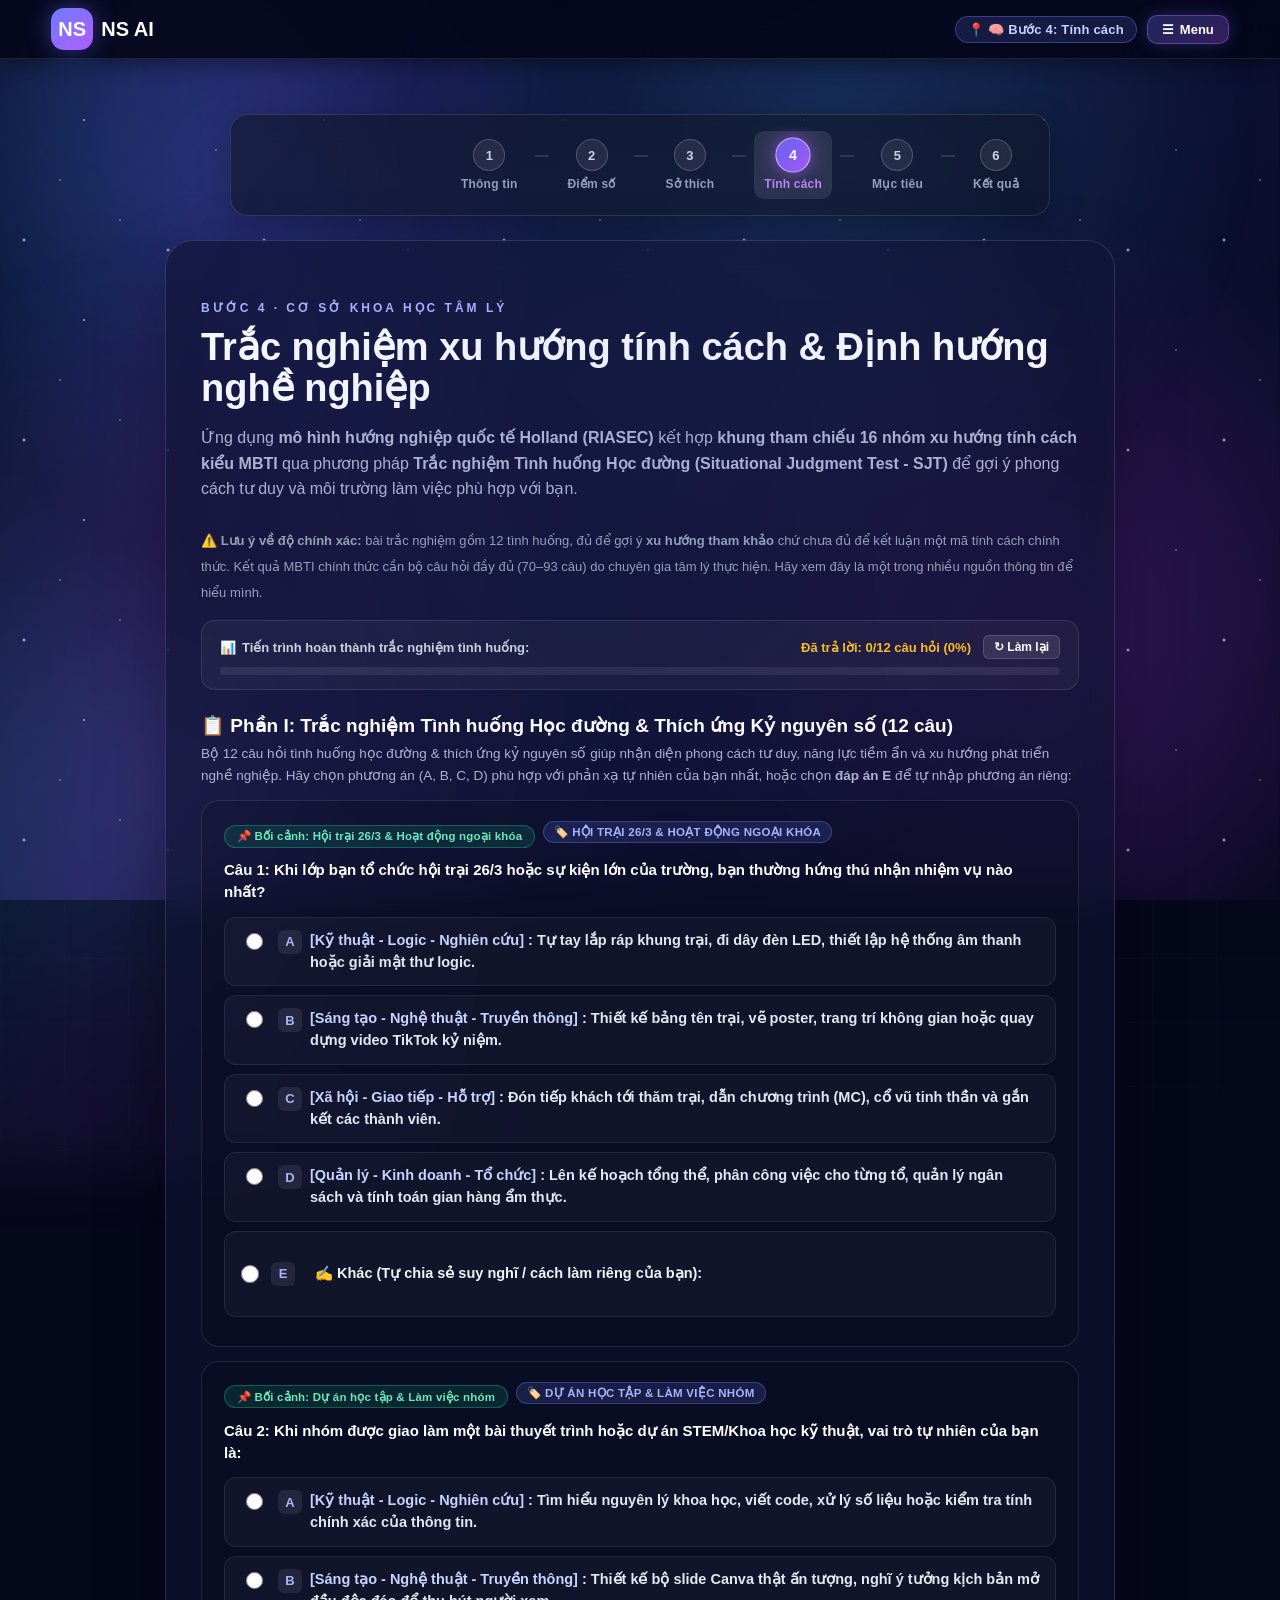
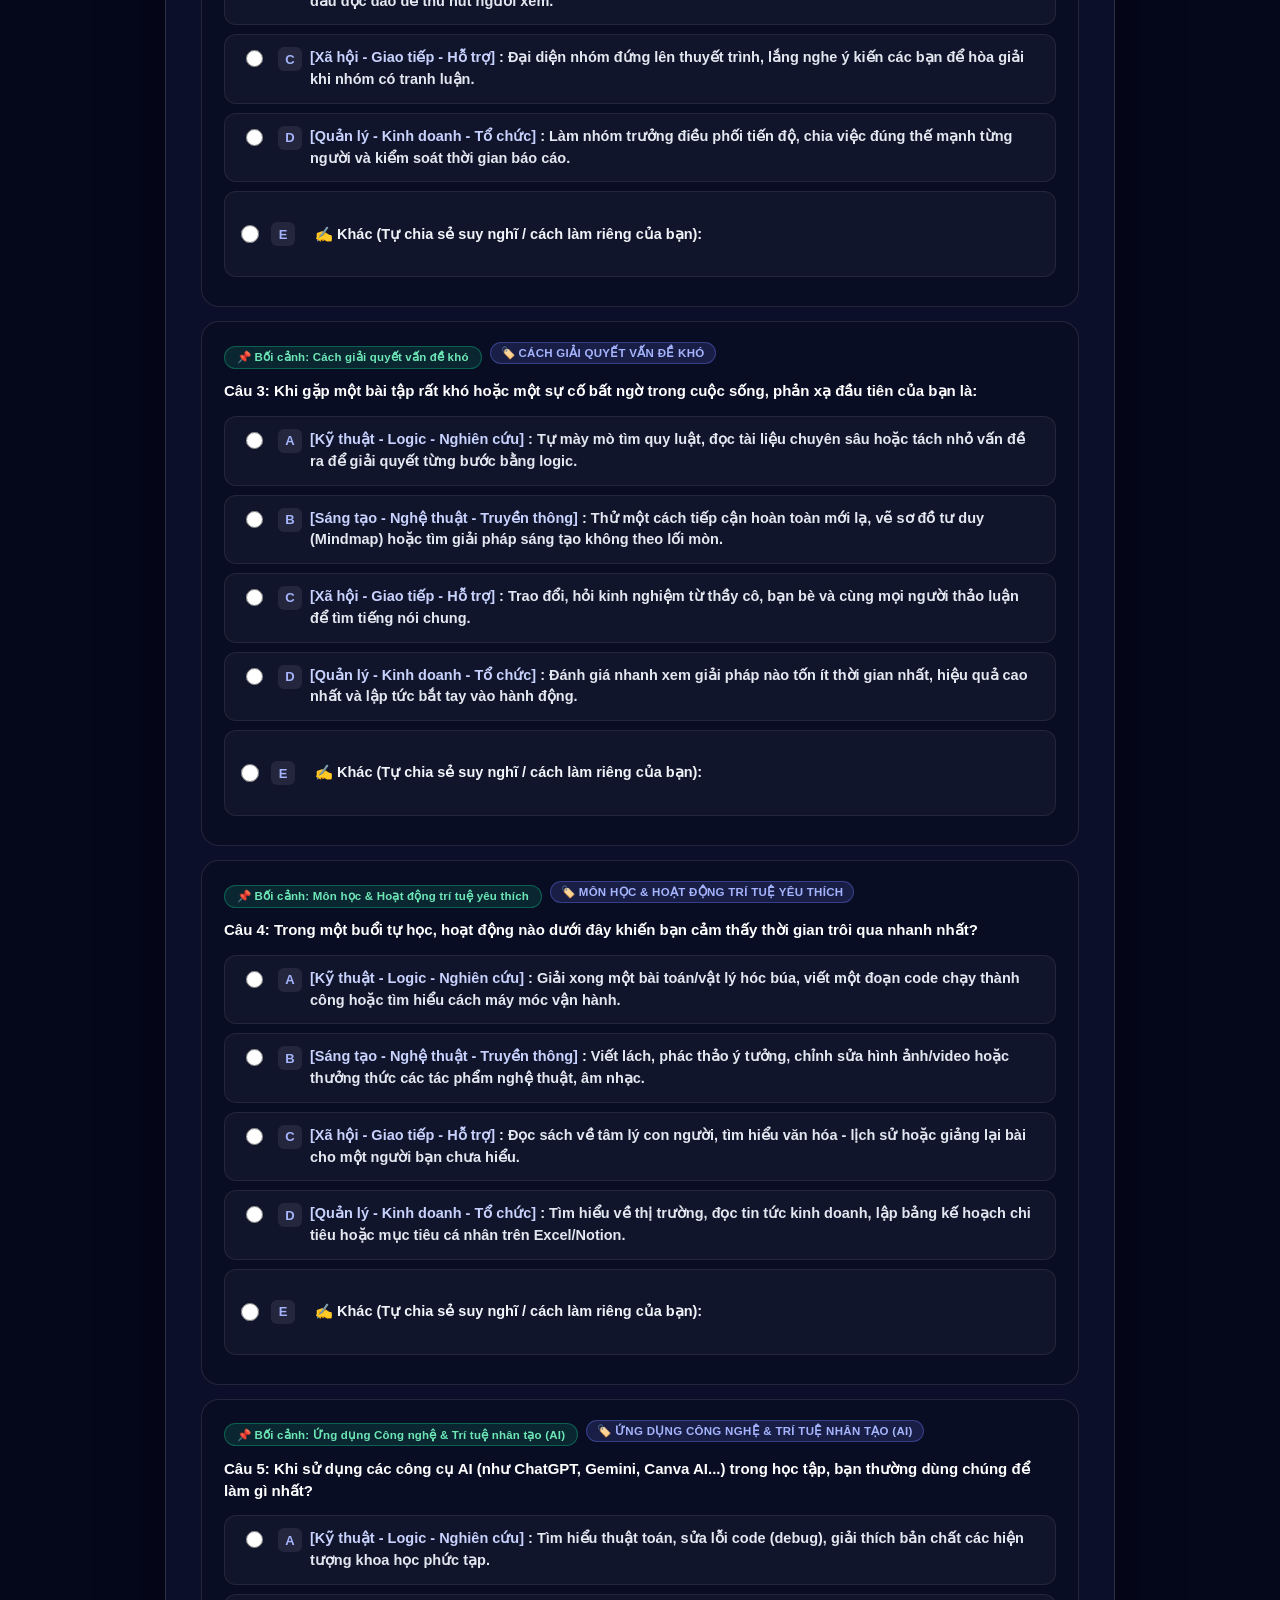
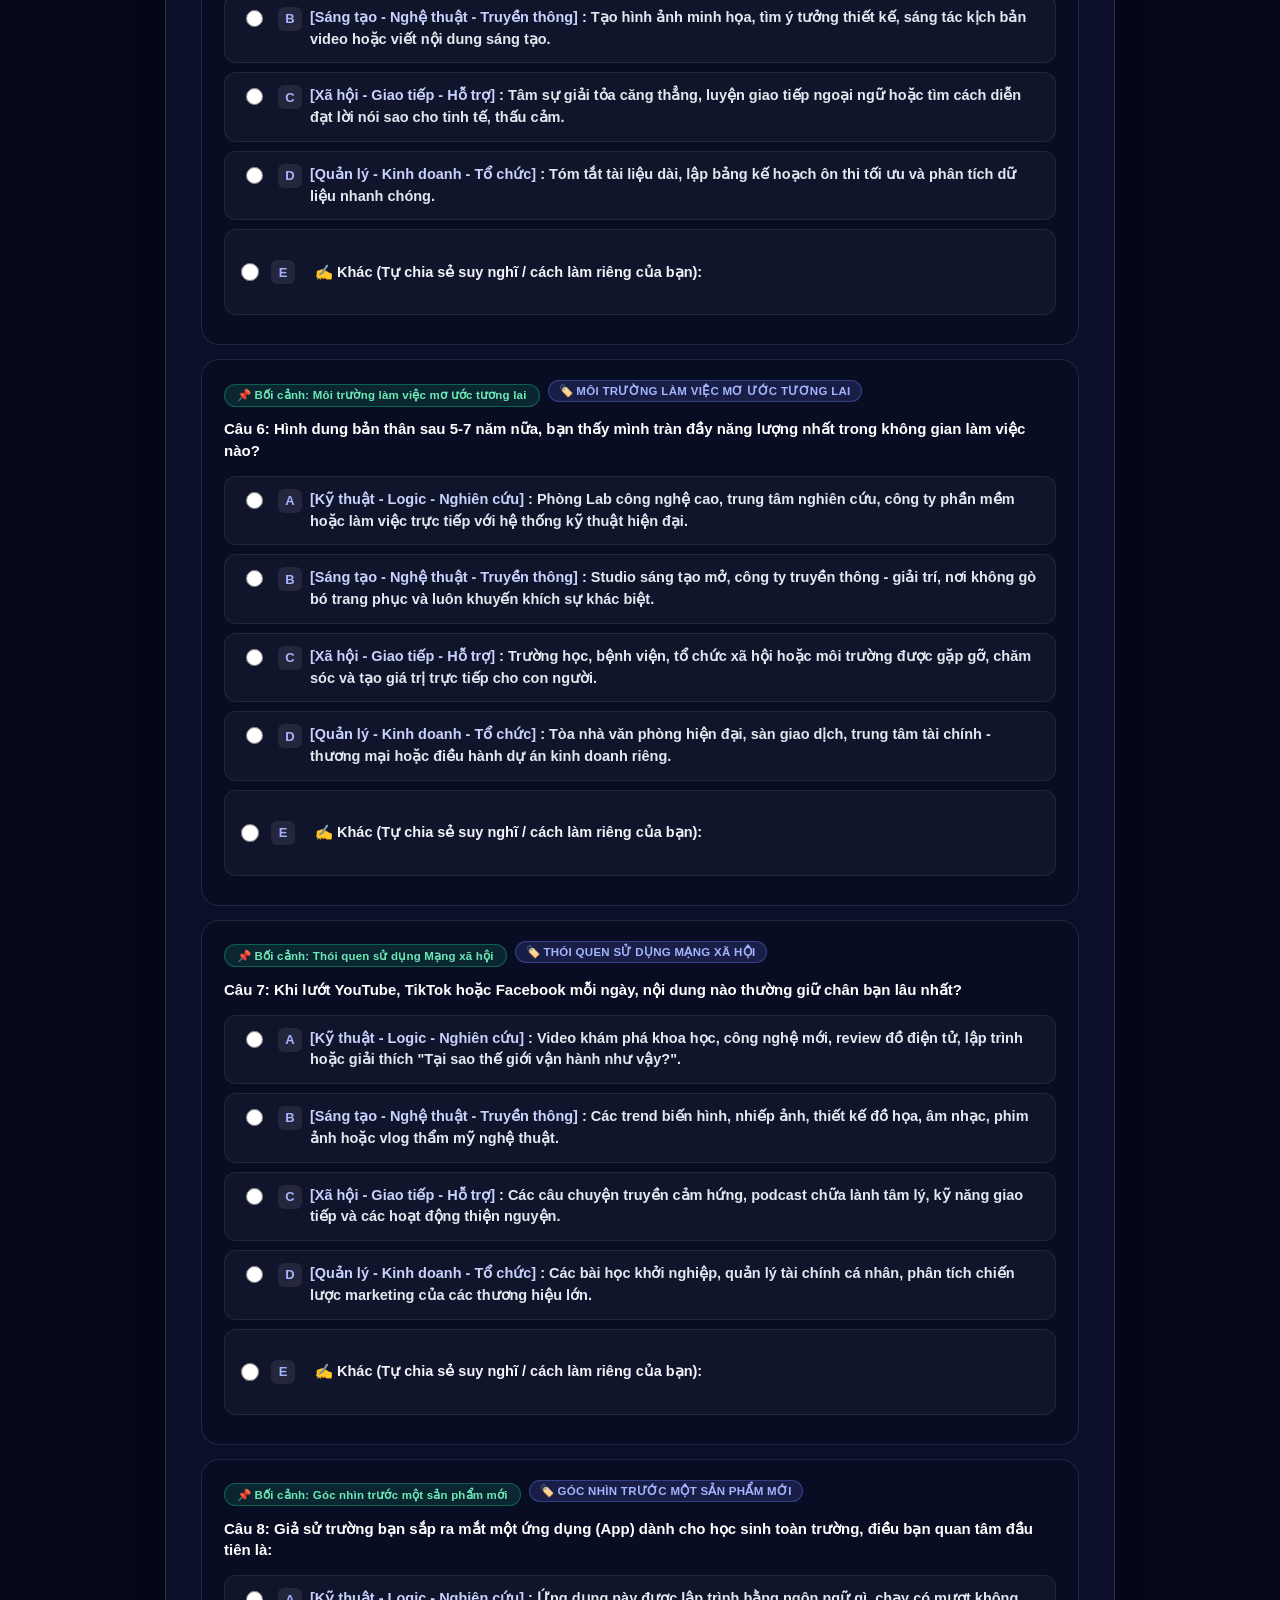
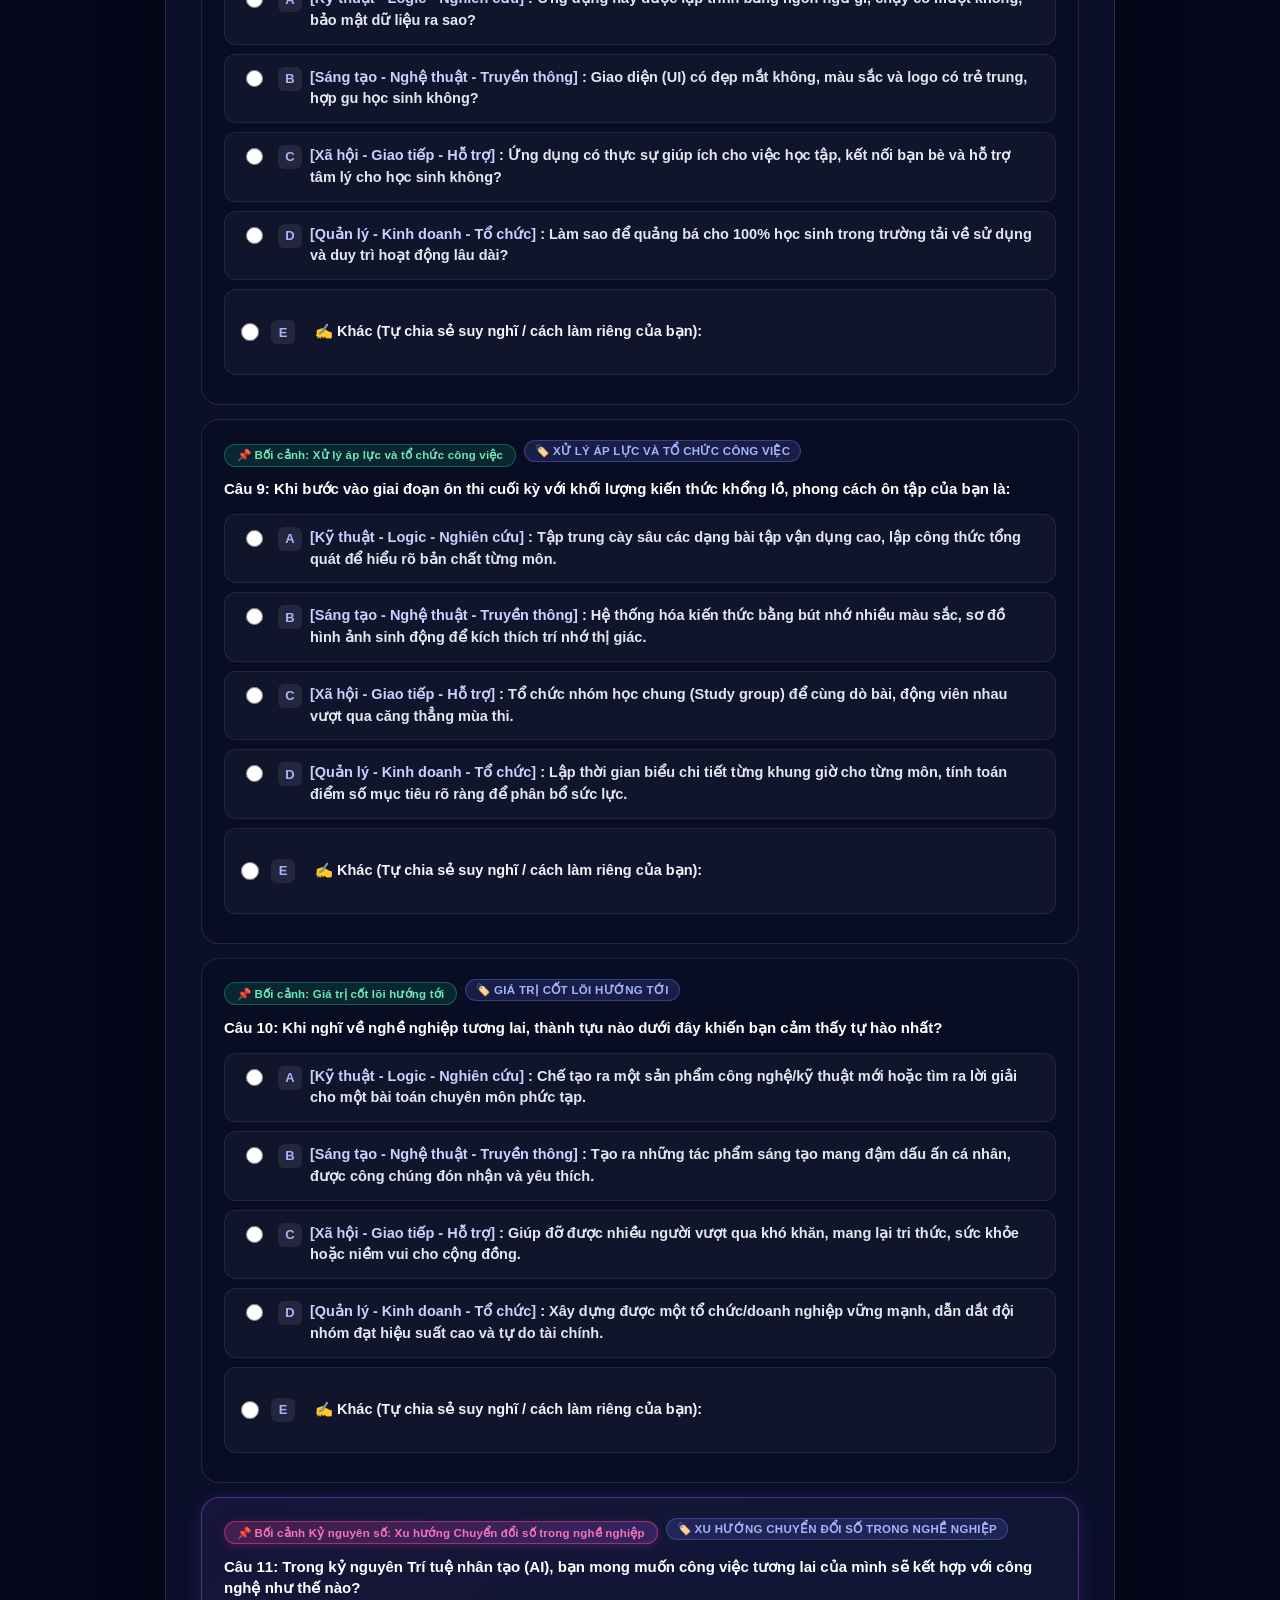
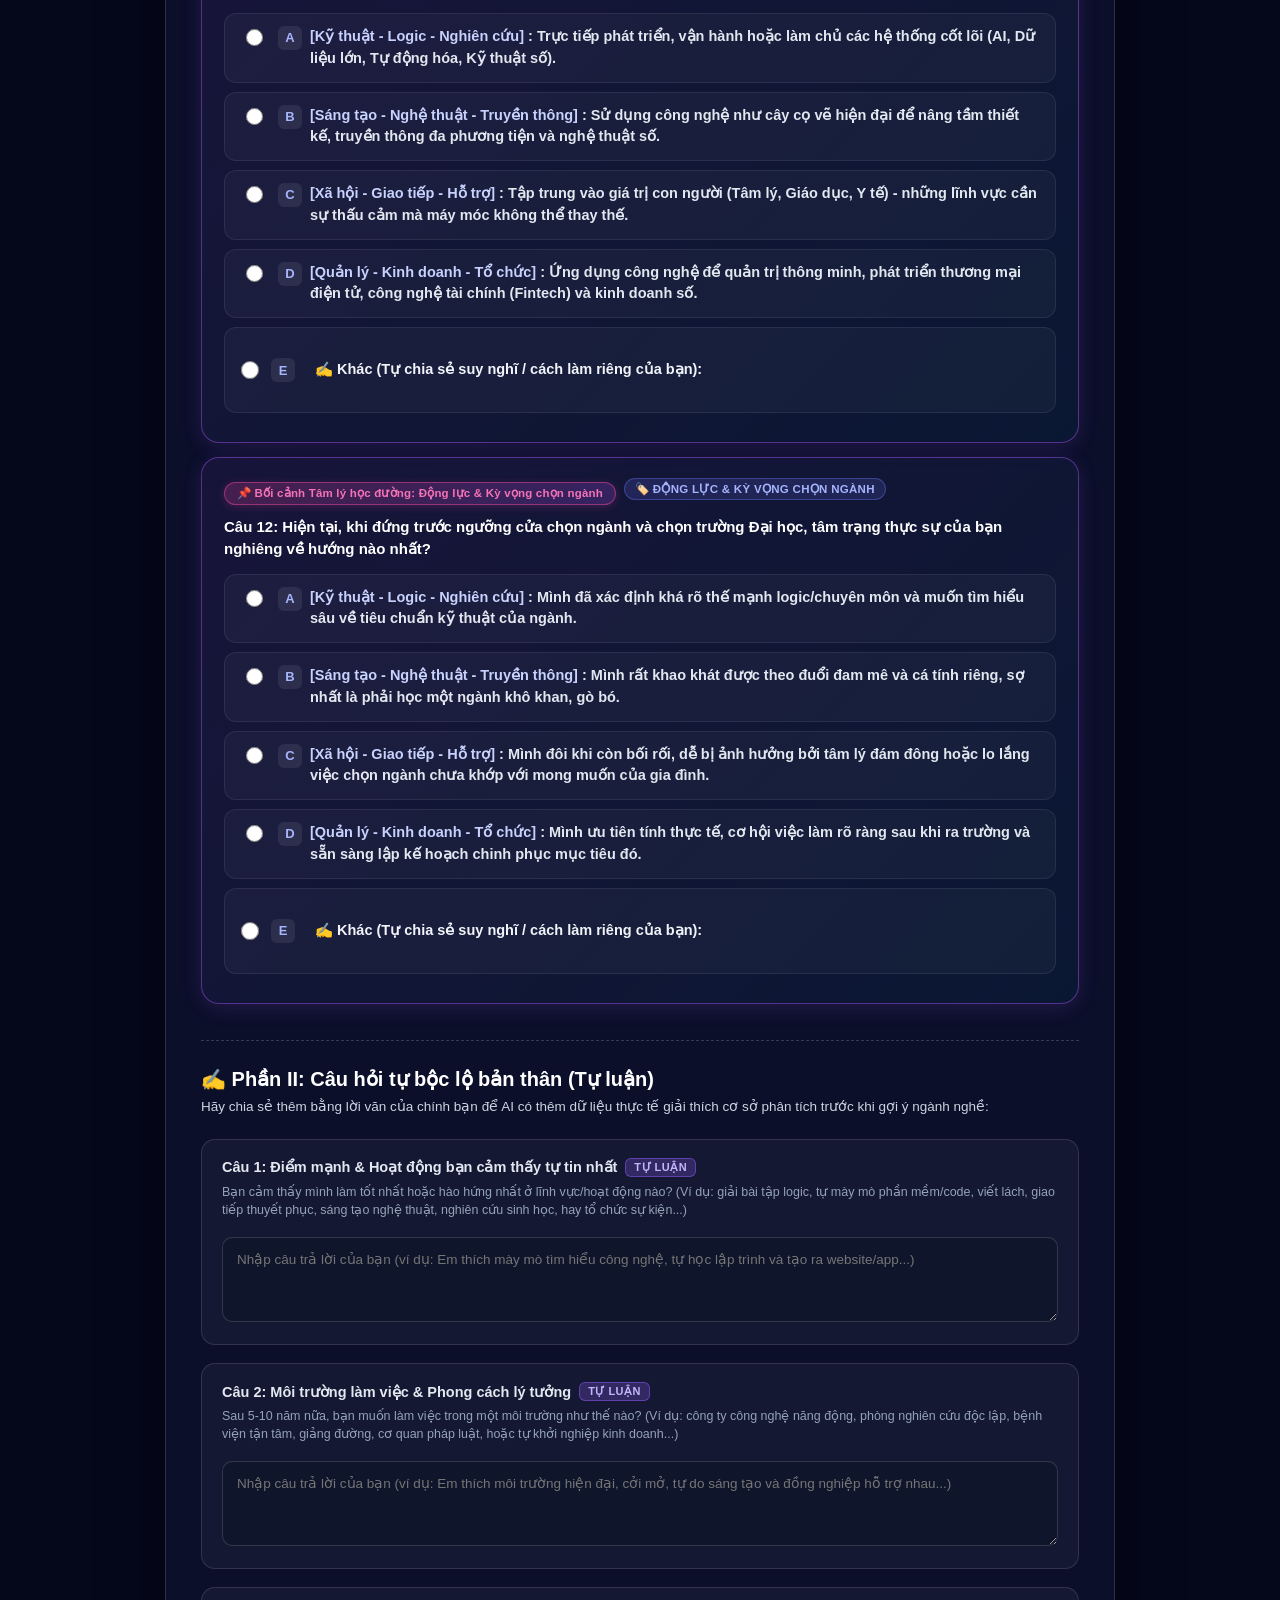
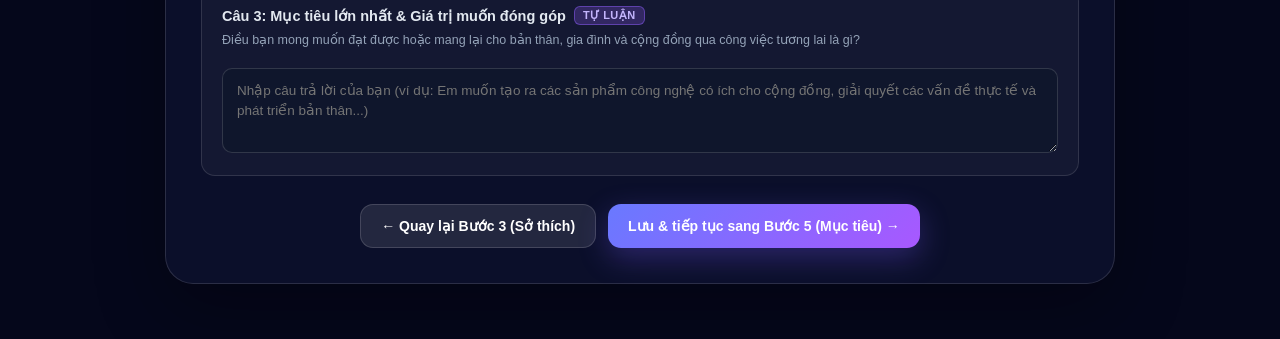
<file: tinhcach.html>
<!DOCTYPE html>
<html lang="vi">
<head>
<meta charset="UTF-8">
<meta name="viewport" content="width=device-width, initial-scale=1.0">

<title>NS AI</title>

<link rel="stylesheet" href="style.css">
</head>

<body>

<div class="bg-grid"></div>
<div class="bg-beam"></div>
<div class="stars"></div>

<header class="topbar">
  <a class="brand" href="index.html">
    <span>NS</span> NS AI
  </a>

  <nav>
    <a href="index.html">Trang chủ</a>
    <div class="nav-dropdown">
      <button class="nav-dropdown-trigger">📊 Đánh giá năng lực ▾</button>
      <div class="nav-dropdown-menu">
        <a href="thongtin.html">📝 Bước 1: Thông tin</a>
        <a href="diemso.html">📊 Bước 2: Điểm số</a>
        <a href="sothich.html">❤️ Bước 3: Sở thích</a>
        <a class="active" href="tinhcach.html">🧠 Bước 4: Tính cách</a>
        <a href="muctieu.html">🎯 Bước 5: Mục tiêu</a>
      </div>
    </div>
    <a href="truonghoc.html">Trường học</a>
    <a href="ketqua.html">Kết quả</a>
    <a href="chatbot.html">Chatbot</a>

    <button class="session-reset" onclick="resetAllData()">
      ↻ Phiên mới
    </button>
  </nav>
</header>

<main class="page">

<section class="glass form-card wide">

<p class="eyebrow">BƯỚC 4 · CƠ SỞ KHOA HỌC TÂM LÝ</p>

<h1>Trắc nghiệm xu hướng tính cách &amp; Định hướng nghề nghiệp</h1>

<p class="muted">
  Ứng dụng <strong>mô hình hướng nghiệp quốc tế Holland (RIASEC)</strong> kết hợp <strong>khung tham chiếu 16 nhóm xu hướng tính cách kiểu MBTI</strong> qua phương pháp <strong>Trắc nghiệm Tình huống Học đường (Situational Judgment Test - SJT)</strong> để gợi ý phong cách tư duy và môi trường làm việc phù hợp với bạn.<br><br><span style="font-size: 13px; color: #94a3b8;">⚠️ <b>Lưu ý về độ chính xác:</b> bài trắc nghiệm gồm 12 tình huống, đủ để gợi ý <b>xu hướng tham khảo</b> chứ chưa đủ để kết luận một mã tính cách chính thức. Kết quả MBTI chính thức cần bộ câu hỏi đầy đủ (70–93 câu) do chuyên gia tâm lý thực hiện. Hãy xem đây là một trong nhiều nguồn thông tin để hiểu mình.</span>
</p>

<!-- DÒNG THÔNG BÁO GHI NHẬN ĐIỂM SỐ TỪ BƯỚC TRƯỚC -->
<div id="scoreNotifBanner" class="score-context-banner" style="display: none;">
  <span style="font-size: 22px;">💡</span>
  <span><strong>Hệ thống đã ghi nhận dữ liệu điểm số của bạn.</strong> Bài trắc nghiệm tình huống này sẽ giúp ghép nối năng lực học tập với môi trường nghề nghiệp thực tế.</span>
</div>

<!-- THANH TIẾN TRÌNH TRẢ LỜI CÂU HỎI (PROGRESS BAR) -->
<div class="test-progress-box" style="margin: 16px 0 24px; padding: 14px 18px; background: rgba(255, 255, 255, 0.04); border: 1px solid rgba(255, 255, 255, 0.1); border-radius: 14px;">
  <div style="display: flex; justify-content: space-between; align-items: center; margin-bottom: 8px; flex-wrap: wrap; gap: 8px;">
    <span style="font-size: 13px; font-weight: 700; color: #cbd5e1; display: flex; align-items: center; gap: 6px;">
      <span>📊</span> Tiến trình hoàn thành trắc nghiệm tình huống:
    </span>
    <div style="display: flex; align-items: center; gap: 12px;">
      <span id="progressText" style="font-size: 13px; font-weight: 700; color: #fbbf24;">
        Đã trả lời: 0/12 câu hỏi (0%)
      </span>
      <button type="button" onclick="resetPersonalityAnswers()" class="btn secondary" style="font-size: 12px; padding: 4px 10px; border-radius: 6px; cursor: pointer;" title="Xóa toàn bộ câu trả lời hiện tại để làm lại từ đầu">
        ↻ Làm lại
      </button>
    </div>
  </div>
  <div style="width: 100%; height: 8px; background: rgba(255, 255, 255, 0.08); border-radius: 999px; overflow: hidden;">
    <div id="progressBarFill" style="width: 0%; height: 100%; background: linear-gradient(90deg, #6366f1, #10b981); border-radius: 999px; transition: width 0.35s ease;"></div>
  </div>
</div>

<!-- PHẦN I: TRẮC NGHIỆM TÌNH HUỐNG HỌC ĐƯỜNG & RIASEC -->
<div style="margin-bottom: 28px;">
  <h2 style="font-size: 19px; color: #fff; margin-bottom: 6px; display: flex; align-items: center; gap: 8px;">
    📋 Phần I: Trắc nghiệm Tình huống Học đường &amp; Thích ứng Kỷ nguyên số (12 câu)
  </h2>
  <p class="muted" style="font-size: 13.5px; margin-top: 0;">
    Bộ 12 câu hỏi tình huống học đường &amp; thích ứng kỷ nguyên số giúp nhận diện phong cách tư duy, năng lực tiềm ẩn và xu hướng phát triển nghề nghiệp. Hãy chọn phương án (A, B, C, D) phù hợp với phản xạ tự nhiên của bạn nhất, hoặc chọn <strong>đáp án E</strong> để tự nhập phương án riêng:
  </p>
  <div id="questions"></div>
</div>

<!-- PHẦN II: CÂU HỎI TỰ TRẢ LỜI -->
<div class="open-questions-section">
  <div class="open-section-header">
    <h2>✍️ Phần II: Câu hỏi tự bộc lộ bản thân (Tự luận)</h2>
    <p>
      Hãy chia sẻ thêm bằng lời văn của chính bạn để AI có thêm dữ liệu thực tế giải thích cơ sở phân tích trước khi gợi ý ngành nghề:
    </p>
  </div>

  <div class="open-q-card">
    <div class="open-q-title">
      <span>Câu 1: Điểm mạnh & Hoạt động bạn cảm thấy tự tin nhất</span>
      <span class="open-q-badge">Tự luận</span>
    </div>
    <div class="open-q-hint">
      Bạn cảm thấy mình làm tốt nhất hoặc hào hứng nhất ở lĩnh vực/hoạt động nào? (Ví dụ: giải bài tập logic, tự mày mò phần mềm/code, viết lách, giao tiếp thuyết phục, sáng tạo nghệ thuật, nghiên cứu sinh học, hay tổ chức sự kiện...)
    </div>
    <textarea id="openStrength" class="open-q-textarea" placeholder="Nhập câu trả lời của bạn (ví dụ: Em thích mày mò tìm hiểu công nghệ, tự học lập trình và tạo ra website/app...)"></textarea>
  </div>

  <div class="open-q-card">
    <div class="open-q-title">
      <span>Câu 2: Môi trường làm việc & Phong cách lý tưởng</span>
      <span class="open-q-badge">Tự luận</span>
    </div>
    <div class="open-q-hint">
      Sau 5-10 năm nữa, bạn muốn làm việc trong một môi trường như thế nào? (Ví dụ: công ty công nghệ năng động, phòng nghiên cứu độc lập, bệnh viện tận tâm, giảng đường, cơ quan pháp luật, hoặc tự khởi nghiệp kinh doanh...)
    </div>
    <textarea id="openIdealEnv" class="open-q-textarea" placeholder="Nhập câu trả lời của bạn (ví dụ: Em thích môi trường hiện đại, cởi mở, tự do sáng tạo và đồng nghiệp hỗ trợ nhau...)"></textarea>
  </div>

  <div class="open-q-card">
    <div class="open-q-title">
      <span>Câu 3: Mục tiêu lớn nhất & Giá trị muốn đóng góp</span>
      <span class="open-q-badge">Tự luận</span>
    </div>
    <div class="open-q-hint">
      Điều bạn mong muốn đạt được hoặc mang lại cho bản thân, gia đình và cộng đồng qua công việc tương lai là gì?
    </div>
    <textarea id="openVision" class="open-q-textarea" placeholder="Nhập câu trả lời của bạn (ví dụ: Em muốn tạo ra các sản phẩm công nghệ có ích cho cộng đồng, giải quyết các vấn đề thực tế và phát triển bản thân...)"></textarea>
  </div>
</div>

<div class="actions">
  <a href="sothich.html" class="btn secondary">
    ← Quay lại Bước 3 (Sở thích)
  </a>
  <button class="btn primary" onclick="finish()">
    Lưu &amp; tiếp tục sang Bước 5 (Mục tiêu) →
  </button>
</div>

</section>

</main>

<!-- MODAL KẾT QUẢ TÍNH CÁCH (RIASEC & MBTI) -->
<div id="personalityModal" class="mbti-result-modal" style="display: none;">
  <div class="mbti-result-card" style="max-width: 620px; max-height: 90vh; overflow-y: auto;">
    <p class="eyebrow">KẾT QUẢ PHÂN LOẠI TÍNH CÁCH &amp; ĐỊNH HƯỚNG NGHỀ NGHIỆP</p>
    <div style="display: flex; align-items: center; justify-content: center; gap: 12px; margin-bottom: 8px; flex-wrap: wrap;">
      <div id="modalCode" class="mbti-badge-large" title="Mã xu hướng tính cách (tham khảo)">INTP</div>
      <div id="modalHollandBadge" class="mbti-badge-large" style="background: linear-gradient(135deg, #10b981, #06b6d4); border-color: rgba(16, 185, 129, 0.5); font-size: 18px;" title="Mã mô hình Holland RIASEC">Holland: RIA</div>
    </div>
    <h2 id="modalTitle" style="color: #fff; margin-bottom: 4px;">Nhà tư duy logic</h2>
    <p id="modalHollandTitle" style="color: #6ee7b7; font-size: 13.5px; font-weight: 700; margin: 0 0 8px;">
      Mô hình Holland: Nghiên cứu · Kỹ thuật · Nghệ thuật
    </p>
    <p id="modalTrait" style="color: #a5b4fc; font-weight: 600; margin-bottom: 14px; font-size: 14px;">
      Thiên về tư duy logic và phân tích sắc bén
    </p>

    <!-- 4 CHIỀU KÍCH PHÂN LOẠI MBTI -->
    <div style="display:flex;justify-content:space-between;align-items:center;gap:10px;flex-wrap:wrap;margin-bottom:4px;">
      <div style="font-size: 12px; font-weight: 700; color: #cbd5e1; text-align: left;">
        🧭 4 Chiều kích tư duy (tham khảo):
      </div>
      <button type="button" class="explain-toggle" onclick="toggleExplain('explainDims', this)">💡 Giải thích 4 chiều kích</button>
    </div>
    <div id="modalDimensions" class="mbti-dimensions-grid"></div>

    <div id="explainDims" class="explain-box" style="display:none;">
      <div class="explain-item"><b>E / I — Hướng năng lượng</b><br>
        <b>E (Hướng ngoại):</b> nạp năng lượng khi ở cạnh người khác, nghĩ ra bằng cách nói ra.<br>
        <b>I (Hướng nội):</b> nạp năng lượng khi ở một mình, nghĩ kỹ rồi mới nói.<br>
        <i>Với nghề nghiệp:</i> E hợp môi trường giao tiếp nhiều (kinh doanh, du lịch, truyền thông); I hợp công việc tập trung sâu (lập trình, nghiên cứu, phân tích dữ liệu).
      </div>
      <div class="explain-item"><b>S / N — Cách tiếp nhận thông tin</b><br>
        <b>S (Giác quan):</b> tin vào dữ kiện cụ thể, chi tiết, kinh nghiệm thực tế, thích làm theo quy trình đã kiểm chứng.<br>
        <b>N (Trực giác):</b> thích ý tưởng, quy luật ẩn sau sự việc, giỏi liên tưởng và nhìn bức tranh lớn.<br>
        <i>Với nghề nghiệp:</i> S hợp kế toán, kỹ thuật vận hành, điều dưỡng; N hợp nghiên cứu, thiết kế, chiến lược, AI.
      </div>
      <div class="explain-item"><b>T / F — Cách ra quyết định</b><br>
        <b>T (Lý trí):</b> quyết định dựa trên logic, số liệu, tính đúng–sai, chấp nhận nói thẳng.<br>
        <b>F (Cảm xúc):</b> quyết định dựa trên giá trị, tác động đến con người, sự hòa hợp.<br>
        <i>Với nghề nghiệp:</i> T hợp luật, tài chính, kỹ thuật; F hợp sư phạm, tâm lý, y tế, nhân sự.
      </div>
      <div class="explain-item"><b>J / P — Cách tổ chức cuộc sống</b><br>
        <b>J (Nguyên tắc):</b> thích kế hoạch, chốt sớm, làm xong trước hạn, ghét sự mơ hồ.<br>
        <b>P (Linh hoạt):</b> thích để mở, thích ứng nhanh, làm tốt nhất khi áp lực gần hạn.<br>
        <i>Với nghề nghiệp:</i> J hợp quản lý dự án, kế toán, y khoa; P hợp sáng tạo, khởi nghiệp, báo chí, thiết kế.
      </div>
      <div class="explain-note">
        ⚠️ Mỗi người đều có cả 8 mặt, chỉ là mặt nào nổi trội hơn. Bài 12 câu của NS AI chỉ đo <b>xu hướng</b>:
        điểm % càng sát 50% thì xu hướng đó càng <b>không rõ</b> — điều này bình thường, không phải bạn “không có tính cách”.
      </div>
    </div>

    <!-- 6 NHÓM XU HƯỚNG NGHỀ NGHIỆP HOLLAND RIASEC -->
    <div style="display:flex;justify-content:space-between;align-items:center;gap:10px;flex-wrap:wrap;margin:14px 0 4px;">
      <div style="font-size: 12px; font-weight: 700; color: #cbd5e1; text-align: left;">
        🧬 Phân bố 6 nhóm xu hướng nghề nghiệp Holland (RIASEC):
      </div>
      <button type="button" class="explain-toggle" onclick="toggleExplain('explainHolland', this)">💡 Giải thích Holland là gì?</button>
    </div>
    <div id="modalRiasecGrid" class="riasec-breakdown-grid"></div>

    <div id="explainHolland" class="explain-box" style="display:none;">
      <div class="explain-intro">
        <b>Mô hình Holland (RIASEC)</b> là lý thuyết hướng nghiệp được dùng phổ biến nhất thế giới, do nhà tâm lý học
        <b>John L. Holland</b> xây dựng. Ý tưởng cốt lõi rất đơn giản:
        <i>con người và môi trường nghề nghiệp đều được xếp vào 6 nhóm giống nhau — bạn sẽ hạnh phúc và làm tốt nhất
        khi nhóm của bạn khớp với nhóm của nghề.</i>
      </div>
      <div class="explain-item"><b>R — Realistic · Kỹ thuật – Thực tế</b><br>
        Thích động tay vào vật thật: máy móc, công cụ, thiết bị. Thích kết quả nhìn thấy được hơn là tranh luận lý thuyết.<br>
        <i>Nghề tiêu biểu:</i> kỹ sư cơ khí, cơ điện tử, ô tô, xây dựng, vận hành nhà máy.
      </div>
      <div class="explain-item"><b>I — Investigative · Nghiên cứu – Logic</b><br>
        Thích đặt câu hỏi “tại sao”, phân tích, thí nghiệm, tìm quy luật. Kiên trì với vấn đề khó.<br>
        <i>Nghề tiêu biểu:</i> bác sĩ, dược sĩ, nhà khoa học, kỹ sư AI, phân tích dữ liệu, bảo mật.
      </div>
      <div class="explain-item"><b>A — Artistic · Nghệ thuật – Sáng tạo</b><br>
        Thích tự do, cái mới, cái đẹp; ghét khuôn mẫu và quy trình cứng nhắc; giỏi diễn đạt cảm xúc.<br>
        <i>Nghề tiêu biểu:</i> thiết kế đồ họa, kiến trúc, báo chí, dựng phim, âm nhạc, nội dung số.
      </div>
      <div class="explain-item"><b>S — Social · Xã hội – Giao tiếp</b><br>
        Hướng về con người: lắng nghe, giảng giải, chăm sóc, giúp người khác phát triển.<br>
        <i>Nghề tiêu biểu:</i> giáo viên, điều dưỡng, tư vấn tâm lý, nhân sự, công tác xã hội.
      </div>
      <div class="explain-item"><b>E — Enterprising · Quản lý – Kinh doanh</b><br>
        Thích dẫn dắt, thuyết phục, đàm phán, chấp nhận rủi ro để đạt mục tiêu.<br>
        <i>Nghề tiêu biểu:</i> kinh doanh, marketing, quản trị, luật, khởi nghiệp, hướng dẫn viên.
      </div>
      <div class="explain-item"><b>C — Conventional · Nghiệp vụ – Chi tiết</b><br>
        Thích trật tự, số liệu, quy trình chuẩn, làm việc có kế hoạch và độ chính xác cao.<br>
        <i>Nghề tiêu biểu:</i> kế toán, kiểm toán, ngân hàng, hành chính, logistics, thư viện.
      </div>
      <div class="explain-note">
        <b>Đọc mã 3 chữ như thế nào?</b> Ví dụ <b>IRA</b> = mạnh nhất là I (Nghiên cứu), sau đó R (Kỹ thuật), rồi A (Nghệ thuật).
        Mã 3 chữ cho biết <b>thứ tự ưu tiên</b> của bạn, không phải “bạn chỉ có 3 nhóm này”.<br><br>
        <b>Vì sao dùng Holland thay vì chỉ MBTI?</b> MBTI mô tả <i>cách bạn suy nghĩ</i>; Holland mô tả <i>bạn thích làm gì</i>.
        Nghề nghiệp phụ thuộc nhiều vào việc bạn thích làm gì, nên Holland thường dự báo mức độ hài lòng nghề nghiệp tốt hơn.<br><br>
        <b>Lưu ý khoa học:</b> kết quả ở đây dựa trên 12 câu trả lời của bạn, nên chỉ là <b>gợi ý ban đầu</b>.
        Muốn chắc chắn hơn, hãy làm bản Holland đầy đủ (thường 60–90 câu) hoặc trao đổi với chuyên gia hướng nghiệp.
      </div>
    </div>

    <p id="modalDesc" style="color: #cbd5e1; margin: 0 0 16px; line-height: 1.6; font-size: 13px; text-align: left;">
      Mô tả phong cách tính cách...
    </p>

    <!-- THẺ CHUYÊN ĐỀ KHKT: CÔNG NGHỆ & TÂM LÝ CHỌN NGÀNH -->
    <div id="modalSpecialInsights" style="margin-bottom: 18px; padding: 12px 14px; background: rgba(255, 255, 255, 0.04); border-radius: 12px; border: 1px solid rgba(255, 255, 255, 0.1); font-size: 12.5px; text-align: left;"></div>

    <div class="actions" style="justify-content: center; margin-top: 10px;">
      <button class="btn primary" onclick="goToNextStep()">
        Tiếp tục sang Bước 5 (Mục tiêu) 🎯 →
      </button>
    </div>
  </div>
</div>

<script src="main.js"></script>

<script>

// ==========================================
// TÍNH MỚI KHKT: TRẮC NGHIỆM TÌNH HUỐNG HỌC ĐƯỜNG & THÍCH ỨNG KỶ NGUYÊN SỐ (12 CÂU)
// Ánh xạ 4 lựa chọn A, B, C, D vào 4 nhóm tính cách / xu hướng cốt lõi:
// A: Nhóm Kỹ thuật - Logic - Nghiên cứu (Tự nhiên / Công nghệ / Kỹ thuật)
// B: Nhóm Sáng tạo - Nghệ thuật - Truyền thông (Đồ họa / Nội dung / Đổi mới)
// C: Nhóm Xã hội - Giao tiếp - Hỗ trợ (Sư phạm / Y tế / Tâm lý / Cộng đồng)
// D: Nhóm Quản lý - Kinh doanh - Tổ chức (Kinh tế / Tài chính / Lãnh đạo / Luật)
// ==========================================
const questionsData = [
  // CÂU 1
  {
    category: 'Hội trại 26/3 & Hoạt động ngoại khóa',
    contextLabel: '📌 Bối cảnh: Hội trại 26/3 & Hoạt động ngoại khóa',
    title: 'Khi lớp bạn tổ chức hội trại 26/3 hoặc sự kiện lớn của trường, bạn thường hứng thú nhận nhiệm vụ nào nhất?',
    options: [
      {
        tag: 'Kỹ thuật - Logic - Nghiên cứu',
        riasec: 'R',
        text: 'Tự tay lắp ráp khung trại, đi dây đèn LED, thiết lập hệ thống âm thanh hoặc giải mật thư logic.'
      },
      {
        tag: 'Sáng tạo - Nghệ thuật - Truyền thông',
        riasec: 'A',
        text: 'Thiết kế bảng tên trại, vẽ poster, trang trí không gian hoặc quay dựng video TikTok kỷ niệm.'
      },
      {
        tag: 'Xã hội - Giao tiếp - Hỗ trợ',
        riasec: 'S',
        text: 'Đón tiếp khách tới thăm trại, dẫn chương trình (MC), cổ vũ tinh thần và gắn kết các thành viên.'
      },
      {
        tag: 'Quản lý - Kinh doanh - Tổ chức',
        riasec: 'E',
        text: 'Lên kế hoạch tổng thể, phân công việc cho từng tổ, quản lý ngân sách và tính toán gian hàng ẩm thực.'
      }
    ]
  },
  // CÂU 2
  {
    category: 'Dự án học tập & Làm việc nhóm',
    contextLabel: '📌 Bối cảnh: Dự án học tập & Làm việc nhóm',
    title: 'Khi nhóm được giao làm một bài thuyết trình hoặc dự án STEM/Khoa học kỹ thuật, vai trò tự nhiên của bạn là:',
    options: [
      {
        tag: 'Kỹ thuật - Logic - Nghiên cứu',
        riasec: 'I',
        text: 'Tìm hiểu nguyên lý khoa học, viết code, xử lý số liệu hoặc kiểm tra tính chính xác của thông tin.'
      },
      {
        tag: 'Sáng tạo - Nghệ thuật - Truyền thông',
        riasec: 'A',
        text: 'Thiết kế bộ slide Canva thật ấn tượng, nghĩ ý tưởng kịch bản mở đầu độc đáo để thu hút người xem.'
      },
      {
        tag: 'Xã hội - Giao tiếp - Hỗ trợ',
        riasec: 'S',
        text: 'Đại diện nhóm đứng lên thuyết trình, lắng nghe ý kiến các bạn để hòa giải khi nhóm có tranh luận.'
      },
      {
        tag: 'Quản lý - Kinh doanh - Tổ chức',
        riasec: 'E',
        text: 'Làm nhóm trưởng điều phối tiến độ, chia việc đúng thế mạnh từng người và kiểm soát thời gian báo cáo.'
      }
    ]
  },
  // CÂU 3
  {
    category: 'Cách giải quyết vấn đề khó',
    contextLabel: '📌 Bối cảnh: Cách giải quyết vấn đề khó',
    title: 'Khi gặp một bài tập rất khó hoặc một sự cố bất ngờ trong cuộc sống, phản xạ đầu tiên của bạn là:',
    options: [
      {
        tag: 'Kỹ thuật - Logic - Nghiên cứu',
        riasec: 'I',
        text: 'Tự mày mò tìm quy luật, đọc tài liệu chuyên sâu hoặc tách nhỏ vấn đề ra để giải quyết từng bước bằng logic.'
      },
      {
        tag: 'Sáng tạo - Nghệ thuật - Truyền thông',
        riasec: 'A',
        text: 'Thử một cách tiếp cận hoàn toàn mới lạ, vẽ sơ đồ tư duy (Mindmap) hoặc tìm giải pháp sáng tạo không theo lối mòn.'
      },
      {
        tag: 'Xã hội - Giao tiếp - Hỗ trợ',
        riasec: 'S',
        text: 'Trao đổi, hỏi kinh nghiệm từ thầy cô, bạn bè và cùng mọi người thảo luận để tìm tiếng nói chung.'
      },
      {
        tag: 'Quản lý - Kinh doanh - Tổ chức',
        riasec: 'C',
        text: 'Đánh giá nhanh xem giải pháp nào tốn ít thời gian nhất, hiệu quả cao nhất và lập tức bắt tay vào hành động.'
      }
    ]
  },
  // CÂU 4
  {
    category: 'Môn học & Hoạt động trí tuệ yêu thích',
    contextLabel: '📌 Bối cảnh: Môn học & Hoạt động trí tuệ yêu thích',
    title: 'Trong một buổi tự học, hoạt động nào dưới đây khiến bạn cảm thấy thời gian trôi qua nhanh nhất?',
    options: [
      {
        tag: 'Kỹ thuật - Logic - Nghiên cứu',
        riasec: 'I',
        text: 'Giải xong một bài toán/vật lý hóc búa, viết một đoạn code chạy thành công hoặc tìm hiểu cách máy móc vận hành.'
      },
      {
        tag: 'Sáng tạo - Nghệ thuật - Truyền thông',
        riasec: 'A',
        text: 'Viết lách, phác thảo ý tưởng, chỉnh sửa hình ảnh/video hoặc thưởng thức các tác phẩm nghệ thuật, âm nhạc.'
      },
      {
        tag: 'Xã hội - Giao tiếp - Hỗ trợ',
        riasec: 'S',
        text: 'Đọc sách về tâm lý con người, tìm hiểu văn hóa - lịch sử hoặc giảng lại bài cho một người bạn chưa hiểu.'
      },
      {
        tag: 'Quản lý - Kinh doanh - Tổ chức',
        riasec: 'E',
        text: 'Tìm hiểu về thị trường, đọc tin tức kinh doanh, lập bảng kế hoạch chi tiêu hoặc mục tiêu cá nhân trên Excel/Notion.'
      }
    ]
  },
  // CÂU 5
  {
    category: 'Ứng dụng Công nghệ & Trí tuệ nhân tạo (AI)',
    contextLabel: '📌 Bối cảnh: Ứng dụng Công nghệ & Trí tuệ nhân tạo (AI)',
    title: 'Khi sử dụng các công cụ AI (như ChatGPT, Gemini, Canva AI...) trong học tập, bạn thường dùng chúng để làm gì nhất?',
    options: [
      {
        tag: 'Kỹ thuật - Logic - Nghiên cứu',
        riasec: 'I',
        text: 'Tìm hiểu thuật toán, sửa lỗi code (debug), giải thích bản chất các hiện tượng khoa học phức tạp.'
      },
      {
        tag: 'Sáng tạo - Nghệ thuật - Truyền thông',
        riasec: 'A',
        text: 'Tạo hình ảnh minh họa, tìm ý tưởng thiết kế, sáng tác kịch bản video hoặc viết nội dung sáng tạo.'
      },
      {
        tag: 'Xã hội - Giao tiếp - Hỗ trợ',
        riasec: 'S',
        text: 'Tâm sự giải tỏa căng thẳng, luyện giao tiếp ngoại ngữ hoặc tìm cách diễn đạt lời nói sao cho tinh tế, thấu cảm.'
      },
      {
        tag: 'Quản lý - Kinh doanh - Tổ chức',
        riasec: 'C',
        text: 'Tóm tắt tài liệu dài, lập bảng kế hoạch ôn thi tối ưu và phân tích dữ liệu nhanh chóng.'
      }
    ]
  },
  // CÂU 6
  {
    category: 'Môi trường làm việc mơ ước tương lai',
    contextLabel: '📌 Bối cảnh: Môi trường làm việc mơ ước tương lai',
    title: 'Hình dung bản thân sau 5-7 năm nữa, bạn thấy mình tràn đầy năng lượng nhất trong không gian làm việc nào?',
    options: [
      {
        tag: 'Kỹ thuật - Logic - Nghiên cứu',
        riasec: 'R',
        text: 'Phòng Lab công nghệ cao, trung tâm nghiên cứu, công ty phần mềm hoặc làm việc trực tiếp với hệ thống kỹ thuật hiện đại.'
      },
      {
        tag: 'Sáng tạo - Nghệ thuật - Truyền thông',
        riasec: 'A',
        text: 'Studio sáng tạo mở, công ty truyền thông - giải trí, nơi không gò bó trang phục và luôn khuyến khích sự khác biệt.'
      },
      {
        tag: 'Xã hội - Giao tiếp - Hỗ trợ',
        riasec: 'S',
        text: 'Trường học, bệnh viện, tổ chức xã hội hoặc môi trường được gặp gỡ, chăm sóc và tạo giá trị trực tiếp cho con người.'
      },
      {
        tag: 'Quản lý - Kinh doanh - Tổ chức',
        riasec: 'E',
        text: 'Tòa nhà văn phòng hiện đại, sàn giao dịch, trung tâm tài chính - thương mại hoặc điều hành dự án kinh doanh riêng.'
      }
    ]
  },
  // CÂU 7
  {
    category: 'Thói quen sử dụng Mạng xã hội',
    contextLabel: '📌 Bối cảnh: Thói quen sử dụng Mạng xã hội',
    title: 'Khi lướt YouTube, TikTok hoặc Facebook mỗi ngày, nội dung nào thường giữ chân bạn lâu nhất?',
    options: [
      {
        tag: 'Kỹ thuật - Logic - Nghiên cứu',
        riasec: 'I',
        text: 'Video khám phá khoa học, công nghệ mới, review đồ điện tử, lập trình hoặc giải thích "Tại sao thế giới vận hành như vậy?".'
      },
      {
        tag: 'Sáng tạo - Nghệ thuật - Truyền thông',
        riasec: 'A',
        text: 'Các trend biến hình, nhiếp ảnh, thiết kế đồ họa, âm nhạc, phim ảnh hoặc vlog thẩm mỹ nghệ thuật.'
      },
      {
        tag: 'Xã hội - Giao tiếp - Hỗ trợ',
        riasec: 'S',
        text: 'Các câu chuyện truyền cảm hứng, podcast chữa lành tâm lý, kỹ năng giao tiếp và các hoạt động thiện nguyện.'
      },
      {
        tag: 'Quản lý - Kinh doanh - Tổ chức',
        riasec: 'E',
        text: 'Các bài học khởi nghiệp, quản lý tài chính cá nhân, phân tích chiến lược marketing của các thương hiệu lớn.'
      }
    ]
  },
  // CÂU 8
  {
    category: 'Góc nhìn trước một sản phẩm mới',
    contextLabel: '📌 Bối cảnh: Góc nhìn trước một sản phẩm mới',
    title: 'Giả sử trường bạn sắp ra mắt một ứng dụng (App) dành cho học sinh toàn trường, điều bạn quan tâm đầu tiên là:',
    options: [
      {
        tag: 'Kỹ thuật - Logic - Nghiên cứu',
        riasec: 'R',
        text: 'Ứng dụng này được lập trình bằng ngôn ngữ gì, chạy có mượt không, bảo mật dữ liệu ra sao?'
      },
      {
        tag: 'Sáng tạo - Nghệ thuật - Truyền thông',
        riasec: 'A',
        text: 'Giao diện (UI) có đẹp mắt không, màu sắc và logo có trẻ trung, hợp gu học sinh không?'
      },
      {
        tag: 'Xã hội - Giao tiếp - Hỗ trợ',
        riasec: 'S',
        text: 'Ứng dụng có thực sự giúp ích cho việc học tập, kết nối bạn bè và hỗ trợ tâm lý cho học sinh không?'
      },
      {
        tag: 'Quản lý - Kinh doanh - Tổ chức',
        riasec: 'E',
        text: 'Làm sao để quảng bá cho 100% học sinh trong trường tải về sử dụng và duy trì hoạt động lâu dài?'
      }
    ]
  },
  // CÂU 9
  {
    category: 'Xử lý áp lực và tổ chức công việc',
    contextLabel: '📌 Bối cảnh: Xử lý áp lực và tổ chức công việc',
    title: 'Khi bước vào giai đoạn ôn thi cuối kỳ với khối lượng kiến thức khổng lồ, phong cách ôn tập của bạn là:',
    options: [
      {
        tag: 'Kỹ thuật - Logic - Nghiên cứu',
        riasec: 'I',
        text: 'Tập trung cày sâu các dạng bài tập vận dụng cao, lập công thức tổng quát để hiểu rõ bản chất từng môn.'
      },
      {
        tag: 'Sáng tạo - Nghệ thuật - Truyền thông',
        riasec: 'A',
        text: 'Hệ thống hóa kiến thức bằng bút nhớ nhiều màu sắc, sơ đồ hình ảnh sinh động để kích thích trí nhớ thị giác.'
      },
      {
        tag: 'Xã hội - Giao tiếp - Hỗ trợ',
        riasec: 'S',
        text: 'Tổ chức nhóm học chung (Study group) để cùng dò bài, động viên nhau vượt qua căng thẳng mùa thi.'
      },
      {
        tag: 'Quản lý - Kinh doanh - Tổ chức',
        riasec: 'C',
        text: 'Lập thời gian biểu chi tiết từng khung giờ cho từng môn, tính toán điểm số mục tiêu rõ ràng để phân bổ sức lực.'
      }
    ]
  },
  // CÂU 10
  {
    category: 'Giá trị cốt lõi hướng tới',
    contextLabel: '📌 Bối cảnh: Giá trị cốt lõi hướng tới',
    title: 'Khi nghĩ về nghề nghiệp tương lai, thành tựu nào dưới đây khiến bạn cảm thấy tự hào nhất?',
    options: [
      {
        tag: 'Kỹ thuật - Logic - Nghiên cứu',
        riasec: 'I',
        text: 'Chế tạo ra một sản phẩm công nghệ/kỹ thuật mới hoặc tìm ra lời giải cho một bài toán chuyên môn phức tạp.'
      },
      {
        tag: 'Sáng tạo - Nghệ thuật - Truyền thông',
        riasec: 'A',
        text: 'Tạo ra những tác phẩm sáng tạo mang đậm dấu ấn cá nhân, được công chúng đón nhận và yêu thích.'
      },
      {
        tag: 'Xã hội - Giao tiếp - Hỗ trợ',
        riasec: 'S',
        text: 'Giúp đỡ được nhiều người vượt qua khó khăn, mang lại tri thức, sức khỏe hoặc niềm vui cho cộng đồng.'
      },
      {
        tag: 'Quản lý - Kinh doanh - Tổ chức',
        riasec: 'E',
        text: 'Xây dựng được một tổ chức/doanh nghiệp vững mạnh, dẫn dắt đội nhóm đạt hiệu suất cao và tự do tài chính.'
      }
    ]
  },
  // CÂU 11 (CÂU CHUYÊN ĐỀ KỶ NGUYÊN SỐ)
  {
    category: 'Xu hướng Chuyển đổi số trong nghề nghiệp',
    contextLabel: '📌 Bối cảnh Kỷ nguyên số: Xu hướng Chuyển đổi số trong nghề nghiệp',
    isSpecial: true,
    title: 'Trong kỷ nguyên Trí tuệ nhân tạo (AI), bạn mong muốn công việc tương lai của mình sẽ kết hợp với công nghệ như thế nào?',
    options: [
      {
        tag: 'Kỹ thuật - Logic - Nghiên cứu',
        riasec: 'R',
        text: 'Trực tiếp phát triển, vận hành hoặc làm chủ các hệ thống cốt lõi (AI, Dữ liệu lớn, Tự động hóa, Kỹ thuật số).'
      },
      {
        tag: 'Sáng tạo - Nghệ thuật - Truyền thông',
        riasec: 'A',
        text: 'Sử dụng công nghệ như cây cọ vẽ hiện đại để nâng tầm thiết kế, truyền thông đa phương tiện và nghệ thuật số.'
      },
      {
        tag: 'Xã hội - Giao tiếp - Hỗ trợ',
        riasec: 'S',
        text: 'Tập trung vào giá trị con người (Tâm lý, Giáo dục, Y tế) - những lĩnh vực cần sự thấu cảm mà máy móc không thể thay thế.'
      },
      {
        tag: 'Quản lý - Kinh doanh - Tổ chức',
        riasec: 'E',
        text: 'Ứng dụng công nghệ để quản trị thông minh, phát triển thương mại điện tử, công nghệ tài chính (Fintech) và kinh doanh số.'
      }
    ]
  },
  // CÂU 12 (CÂU CHUYÊN ĐỀ TÂM LÝ HỌC ĐƯỜNG)
  {
    category: 'Động lực & Kỳ vọng chọn ngành',
    contextLabel: '📌 Bối cảnh Tâm lý học đường: Động lực & Kỳ vọng chọn ngành',
    isSpecial: true,
    title: 'Hiện tại, khi đứng trước ngưỡng cửa chọn ngành và chọn trường Đại học, tâm trạng thực sự của bạn nghiêng về hướng nào nhất?',
    options: [
      {
        tag: 'Kỹ thuật - Logic - Nghiên cứu',
        riasec: 'I',
        text: 'Mình đã xác định khá rõ thế mạnh logic/chuyên môn và muốn tìm hiểu sâu về tiêu chuẩn kỹ thuật của ngành.'
      },
      {
        tag: 'Sáng tạo - Nghệ thuật - Truyền thông',
        riasec: 'A',
        text: 'Mình rất khao khát được theo đuổi đam mê và cá tính riêng, sợ nhất là phải học một ngành khô khan, gò bó.'
      },
      {
        tag: 'Xã hội - Giao tiếp - Hỗ trợ',
        riasec: 'S',
        text: 'Mình đôi khi còn bối rối, dễ bị ảnh hưởng bởi tâm lý đám đông hoặc lo lắng việc chọn ngành chưa khớp với mong muốn của gia đình.'
      },
      {
        tag: 'Quản lý - Kinh doanh - Tổ chức',
        riasec: 'E',
        text: 'Mình ưu tiên tính thực tế, cơ hội việc làm rõ ràng sau khi ra trường và sẵn sàng lập kế hoạch chinh phục mục tiêu đó.'
      }
    ]
  }
];


const letters = ['A', 'B', 'C', 'D', 'E'];
const old = read('personalityAnswers') || [];
const oldCustom = read('personalityCustomAnswers') || {};
const box = document.getElementById('questions');

function safeAttr(s) {
  if (!s) return '';
  return String(s).replace(/"/g, '&quot;').replace(/</g, '&lt;').replace(/>/g, '&gt;');
}

// Kiểm tra hiển thị banner ghi nhận điểm số từ bước trước
(function checkScoresBanner() {
  try {
    const scores = typeof read === 'function' ? read('scores') : null;
    if (scores && typeof scores === 'object') {
      const validScores = Object.values(scores).filter(v => typeof v === 'number' && !isNaN(v) && v > 0);
      if (validScores.length >= 3) {
        const banner = document.getElementById('scoreNotifBanner');
        if (banner) banner.style.display = 'flex';
      }
    }
  } catch (err) {}
})();

let html = '';

questionsData.forEach((q, i) => {
  const isOldVal = (old[i] != null && typeof old[i] === 'number' && old[i] >= 0 && old[i] <= 4) ? old[i] : null;
  const customVal = oldCustom[i] || '';
  const isSpecial = !!q.isSpecial;

  html += `
    <div class="question ${isSpecial ? 'special-question' : ''}" id="qBox${i}">
      <div class="q-header-badges">
        <div class="q-context-badge ${isSpecial ? 'special' : ''}">${q.contextLabel || '📌 Bối cảnh tình huống'}</div>
        <div class="q-classification-tag">🏷️ ${q.category}</div>
      </div>
      <h3 style="margin-top: 4px; font-size: 15px; color: #fff;">Câu ${i + 1}: ${q.title}</h3>
  `;

  // Các phương án A, B, C, D
  q.options.forEach((opt, optIdx) => {
    html += `
      <label class="radio">
        <input
          type="radio"
          name="q${i}"
          value="${optIdx}"
          ${isOldVal === optIdx ? 'checked' : ''}
          onchange="onRadioChange(${i}, ${optIdx})"
        >
        <div class="radio-content">
          <span class="radio-letter">${letters[optIdx]}</span>
          <div><strong class="opt-tag-prefix">[${opt.tag}]</strong>: ${opt.text}</div>
        </div>
      </label>
    `;
  });

  // ĐÁP ÁN E: ✍️ KHÁC (TỰ CHIA SẺ SUY NGHĨ / CÁCH LÀM RIÊNG CỦA BẠN)
  html += `
    <div class="radio radio-custom-option ${isOldVal === 4 ? 'selected' : ''}" id="radioBoxE${i}">
      <label class="custom-radio-top" for="radioE${i}">
        <input
          type="radio"
          name="q${i}"
          value="4"
          id="radioE${i}"
          ${isOldVal === 4 ? 'checked' : ''}
          onchange="onRadioChange(${i}, 4)"
        >
        <span class="radio-letter">E</span>
        <span class="custom-radio-text">✍️ Khác (Tự chia sẻ suy nghĩ / cách làm riêng của bạn):</span>
      </label>
      <div class="custom-input-wrap ${isOldVal === 4 ? 'active' : ''}" id="customWrap${i}" style="${isOldVal === 4 ? 'display: block; opacity: 1;' : 'display: none;'}">
        <textarea
          id="customAnswer${i}"
          class="custom-answer-input"
          rows="2"
          placeholder="Nhập suy nghĩ, thói quen hoặc cách xử lý riêng của bạn tại đây..."
          onclick="event.stopPropagation(); selectOptionE(${i});"
          onfocus="event.stopPropagation(); selectOptionE(${i});"
          oninput="event.stopPropagation(); selectOptionE(${i}); updateProgressBar();"
        >${safeAttr(customVal)}</textarea>
      </div>
    </div>
  `;

  html += `</div>`;
});

box.innerHTML = html;

function updateProgressBar() {
  let answered = 0;
  for (let i = 0; i < questionsData.length; i++) {
    const checked = document.querySelector(`input[name="q${i}"]:checked`);
    if (checked) {
      if (Number(checked.value) === 4) {
        const inp = document.getElementById(`customAnswer${i}`);
        if (inp && inp.value.trim()) {
          answered++;
        }
      } else {
        answered++;
      }
    }
  }
  const pct = Math.round((answered / questionsData.length) * 100);
  const fillEl = document.getElementById('progressBarFill');
  const txtEl = document.getElementById('progressText');
  if (fillEl) fillEl.style.width = pct + '%';
  if (txtEl) {
    txtEl.textContent = `Đã trả lời: ${answered}/${questionsData.length} câu hỏi (${pct}%)`;
    txtEl.style.color = pct === 100 ? '#34d399' : (pct >= 50 ? '#818cf8' : '#fbbf24');
  }
}

function selectOptionE(index) {
  const radio = document.getElementById(`radioE${index}`);
  if (radio && !radio.checked) {
    radio.checked = true;
  }
  onRadioChange(index, 4);
}

function onRadioChange(qIndex, optIndex) {
  const wrap = document.getElementById(`customWrap${qIndex}`);
  const boxE = document.getElementById(`radioBoxE${qIndex}`);
  if (optIndex === 4) {
    if (boxE) boxE.classList.add('selected');
    if (wrap) {
      wrap.style.display = 'block';
      setTimeout(() => {
        wrap.classList.add('active');
        const input = document.getElementById(`customAnswer${qIndex}`);
        if (input) input.focus();
      }, 15);
    }
  } else {
    if (boxE) boxE.classList.remove('selected');
    if (wrap) {
      wrap.classList.remove('active');
      setTimeout(() => {
        if (!wrap.classList.contains('active')) {
          wrap.style.display = 'none';
        }
      }, 220);
    }
  }
  updateProgressBar();
}

// Cập nhật tiến độ lần đầu khi tải trang
updateProgressBar();

// Hàm đặt lại toàn bộ câu trả lời tính cách để làm lại từ đầu
function resetPersonalityAnswers() {
  if (!confirm('Bạn có muốn xóa các câu trả lời trắc nghiệm tính cách để làm lại từ đầu không?')) return;
  save('personalityAnswers', []);
  save('personalityCustomAnswers', {});
  save('customPersonalityAnswers', []);
  save('mbtiType', null);
  save('mbtiData', null);
  save('riasecScores', null);
  save('riasecTopCode', null);
  save('techOrientation', null);
  save('choicePressure', null);
  save('personalitySelfReflect', { strengths: '', idealEnv: '', vision: '' });

  // Bỏ chọn tất cả radio
  document.querySelectorAll('#questions input[type="radio"]').forEach(r => { r.checked = false; });
  // Bỏ class selected ở các box E
  document.querySelectorAll('.radio-custom-option').forEach(el => el.classList.remove('selected'));
  // Xóa và ẩn tất cả textarea custom
  document.querySelectorAll('.custom-input-wrap').forEach(w => {
    w.classList.remove('active');
    w.style.display = 'none';
  });
  document.querySelectorAll('.custom-answer-input').forEach(inp => { inp.value = ''; });
  // Xóa các textarea tự luận
  const s = document.getElementById('openStrength'); if (s) s.value = '';
  const e = document.getElementById('openIdealEnv'); if (e) e.value = '';
  const v = document.getElementById('openVision'); if (v) v.value = '';

  updateProgressBar();
  if (typeof renderOrientationStepper === 'function') {
    const stepper = document.querySelector('.orientation-stepper');
    if (stepper) stepper.remove();
    renderOrientationStepper();
  }
  if (typeof showToast === 'function') {
    showToast('Đã xóa dữ liệu trắc nghiệm tính cách. Bạn có thể bắt đầu làm lại.', 'info');
  }
}

// Nạp lại các câu hỏi tự trả lời đã lưu trước đó nếu có
const savedReflect = read('personalitySelfReflect') || {};
if (savedReflect.strengths) document.getElementById('openStrength').value = savedReflect.strengths;
if (savedReflect.idealEnv) document.getElementById('openIdealEnv').value = savedReflect.idealEnv;
if (savedReflect.vision) document.getElementById('openVision').value = savedReflect.vision;

function finish() {
  const ans = [];
  const customAnswers = {};

  for (let i = 0; i < questionsData.length; i++) {
    const checked = document.querySelector(`input[name=q${i}]:checked`);
    if (!checked) {
      showToast(`Bạn hãy trả lời câu hỏi trắc nghiệm tình huống số ${i + 1} nhé!`, 'error');
      const target = document.getElementById(`qBox${i}`);
      if (target) {
        target.scrollIntoView({ behavior: 'smooth', block: 'center' });
      }
      return;
    }
    const val = Number(checked.value);
    ans.push(val);

    if (val === 4) {
      const inputEl = document.getElementById(`customAnswer${i}`);
      const txt = (inputEl ? inputEl.value : '').trim();
      if (!txt) {
        showToast(`Bạn đã chọn đáp án "E. ✍️ Khác" ở Câu ${i + 1}. Vui lòng chia sẻ vài từ mô tả suy nghĩ hoặc cách làm riêng của bạn trước khi hoàn thành nhé!`, 'error');
        if (inputEl) {
          inputEl.focus();
          inputEl.scrollIntoView({ behavior: 'smooth', block: 'center' });
        }
        return;
      }
      customAnswers[i] = txt;
    }
  }

  // 1. Lưu câu trả lời trắc nghiệm & câu trả lời E riêng
  save('personalityAnswers', ans);
  save('personalityCustomAnswers', customAnswers);

  // Lưu chi tiết các câu trả lời tự luận E phục vụ trang Kết quả và Chatbot AI
  const customPersonalityAnswers = [];
  for (let i = 0; i < questionsData.length; i++) {
    if (ans[i] === 4 && customAnswers[i]) {
      const q = questionsData[i];
      const nlp = typeof analyzeOptionEText === 'function' ? analyzeOptionEText(customAnswers[i]) : null;
      customPersonalityAnswers.push({
        questionIndex: i,
        questionNumber: i + 1,
        questionText: q ? q.title : `Câu ${i + 1}`,
        contextLabel: q ? (q.contextLabel || q.category) : `Câu ${i + 1}`,
        category: q ? q.category : '',
        userAnswer: customAnswers[i],
        matchedGroup: nlp ? nlp.groupName : 'Kỹ thuật - Logic - Nghiên cứu (Nhóm A)',
        groupKey: nlp ? nlp.group : 'logic'
      });
    }
  }
  save('customPersonalityAnswers', customPersonalityAnswers);

  // 2. Lưu câu hỏi tự trả lời phần II
  const selfReflect = {
    strengths: (document.getElementById('openStrength').value || '').trim(),
    idealEnv: (document.getElementById('openIdealEnv').value || '').trim(),
    vision: (document.getElementById('openVision').value || '').trim()
  };
  save('personalitySelfReflect', selfReflect);

  // 3. Tính toán kết quả tính cách & MBTI đa chiều & Holland RIASEC
  const mbti = computeMBTI(ans);
  if (mbti) {
    save('mbtiType', mbti.type);
    save('mbtiData', mbti);
    if (mbti.riasec) {
      save('riasecScores', mbti.riasec.scores);
      save('riasecTopCode', mbti.riasec.topCode);
    }
    if (mbti.techTrend) {
      save('techOrientation', mbti.techTrend);
    }
    if (mbti.choicePressure) {
      save('choicePressure', mbti.choicePressure);
    }

    // Hiển thị modal kết quả
    document.getElementById('modalCode').innerText = mbti.type;
    const hollandBadge = document.getElementById('modalHollandBadge');
    if (hollandBadge && mbti.riasec) {
      hollandBadge.innerText = 'Holland: ' + mbti.riasec.topCode;
      hollandBadge.style.display = 'inline-block';
    }
    document.getElementById('modalTitle').innerText = mbti.title;
    const hollandTitle = document.getElementById('modalHollandTitle');
    if (hollandTitle && mbti.riasec) {
      hollandTitle.innerText = mbti.riasec.name;
    }
    document.getElementById('modalTrait').innerText = mbti.vietnameseTrait.toUpperCase();
    document.getElementById('modalDesc').innerText = mbti.desc;

    // Render 4 chiều kích phân loại MBTI
    const dimBox = document.getElementById('modalDimensions');
    if (dimBox && mbti.dimensions) {
      const d = mbti.dimensions;
      dimBox.innerHTML = `
        <div class="mbti-dim-item">
          <div class="mbti-dim-label">
            <span>⚡ ${d.EI.aspect}</span>
            <span style="color: #818cf8;">${d.EI.label} (${d.EI.score}%)</span>
          </div>
          <div class="mbti-dim-bar"><div class="mbti-dim-fill" style="width: ${d.EI.score}%"></div></div>
        </div>
        <div class="mbti-dim-item">
          <div class="mbti-dim-label">
            <span>🔭 ${d.SN.aspect}</span>
            <span style="color: #818cf8;">${d.SN.label} (${d.SN.score}%)</span>
          </div>
          <div class="mbti-dim-bar"><div class="mbti-dim-fill" style="width: ${d.SN.score}%"></div></div>
        </div>
        <div class="mbti-dim-item">
          <div class="mbti-dim-label">
            <span>⚖️ ${d.TF.aspect}</span>
            <span style="color: #818cf8;">${d.TF.label} (${d.TF.score}%)</span>
          </div>
          <div class="mbti-dim-bar"><div class="mbti-dim-fill" style="width: ${d.TF.score}%"></div></div>
        </div>
        <div class="mbti-dim-item">
          <div class="mbti-dim-label">
            <span>🧭 ${d.JP.aspect}</span>
            <span style="color: #818cf8;">${d.JP.label} (${d.JP.score}%)</span>
          </div>
          <div class="mbti-dim-bar"><div class="mbti-dim-fill" style="width: ${d.JP.score}%"></div></div>
        </div>
      `;
    }

    // Render biểu đồ 6 nhóm RIASEC
    const riasecBox = document.getElementById('modalRiasecGrid');
    if (riasecBox && mbti.riasec && mbti.riasec.scores) {
      const sc = mbti.riasec.scores;
      const maxScore = Math.max(1, ...Object.values(sc));
      const riasecColors = {
        R: '#38bdf8', // Realistic (Xanh trời)
        I: '#a855f7', // Investigative (Tím logic)
        A: '#ec4899', // Artistic (Hồng sáng tạo)
        S: '#10b981', // Social (Xanh ngọc)
        E: '#f59e0b', // Enterprising (Vàng cam)
        C: '#94a3b8'  // Conventional (Xám chi tiết)
      };
      const riasecLabels = {
        R: 'Kỹ thuật (R)',
        I: 'Nghiên cứu (I)',
        A: 'Nghệ thuật (A)',
        S: 'Xã hội (S)',
        E: 'Quản lý (E)',
        C: 'Nghiệp vụ (C)'
      };
      let rHtml = '';
      Object.keys(sc).forEach(code => {
        const val = sc[code] || 0;
        const pct = Math.round((val / maxScore) * 100);
        const col = riasecColors[code] || '#6366f1';
        rHtml += `
          <div class="riasec-item">
            <div class="riasec-item-header">
              <span style="color: ${col}; font-weight: 700;">${riasecLabels[code]}</span>
              <span style="color: #cbd5e1;">${val} đ</span>
            </div>
            <div class="riasec-bar">
              <div class="riasec-fill" style="width: ${pct}%; background: ${col};"></div>
            </div>
          </div>
        `;
      });
      riasecBox.innerHTML = rHtml;
    }

    // Render thông tin từ 2 câu hỏi đặc biệt
    const insightsBox = document.getElementById('modalSpecialInsights');
    if (insightsBox) {
      const techTxt = mbti.techTrend ? mbti.techTrend.label : 'Ứng dụng công nghệ linh hoạt';
      const pressTxt = mbti.choicePressure ? `${mbti.choicePressure.label} (Mức độ: ${mbti.choicePressure.level})` : 'Tự chủ đam mê';
      insightsBox.innerHTML = `
        <div style="font-weight: 700; color: #f8fafc; margin-bottom: 6px; display: flex; align-items: center; gap: 6px;">
          <span>🎯</span> Dữ liệu chuyên đề định hướng &amp; Tâm lý học đường (KHKT):
        </div>
        <div style="display: flex; flex-direction: column; gap: 5px; color: #cbd5e1;">
          <div>• <strong>Xu hướng công nghệ số:</strong> <span style="color: #38bdf8;">${techTxt}</span></div>
          <div>• <strong>Tâm lý chọn ngành &amp; Áp lực:</strong> <span style="color: #f472b6;">${pressTxt}</span></div>
        </div>
      `;
    }

    document.getElementById('personalityModal').style.display = 'flex';
  } else {
    location.href = 'muctieu.html';
  }
}

function goToNextStep() {
  location.href = 'muctieu.html';
}


// ==========================================
// NÚT GIẢI THUẬT NGỮ: 4 CHIỀU KÍCH MBTI & MÔ HÌNH HOLLAND (RIASEC)
// ==========================================
function toggleExplain(id, btn) {
  const box = document.getElementById(id);
  if (!box) return;
  const isHidden = box.style.display === 'none' || !box.style.display;
  box.style.display = isHidden ? 'block' : 'none';
  if (btn) btn.textContent = isHidden ? '🙈 Ẩn giải thích' : (id === 'explainHolland' ? '💡 Giải thích Holland là gì?' : '💡 Giải thích 4 chiều kích');
  if (isHidden) box.scrollIntoView({ behavior: 'smooth', block: 'nearest' });
}
</script>

</body>
</html>
</file>
<file: style.css>
*{
    box-sizing:border-box;
}

html,
body{
    margin:0;
    min-height:100%;
    font-family:Inter,Segoe UI,Arial,sans-serif;
    color:#f6f8ff;
}

body{
    background:#05071b;
    overflow-x:hidden;
}

body:before,
body:after{
    content:"";
    position:fixed;
    inset:0;
    pointer-events:none;
    z-index:-2;
}

body:before{
    background:
        radial-gradient(circle at 20% 20%,#182c67 0,transparent 30%),
        radial-gradient(circle at 80% 70%,#36175c 0,transparent 35%),
        linear-gradient(135deg,#05071b,#10143a 45%,#05071b);
}

.stars{
    position:fixed;
    inset:0;
    z-index:-1;
    opacity:.8;

    background-image:
        radial-gradient(2px 2px at 10% 20%,white,transparent),
        radial-gradient(1.5px 1.5px at 35% 60%,white,transparent),
        radial-gradient(2px 2px at 70% 25%,white,transparent),
        radial-gradient(1px 1px at 90% 75%,white,transparent),
        radial-gradient(1px 1px at 50% 10%,white,transparent),
        radial-gradient(1px 1px at 25% 90%,white,transparent);

    background-size:240px 200px;
    animation:drift 25s linear infinite;
}

@keyframes drift{
    to{
        transform:translateY(20px);
    }
}


/* ================= HEADER ================= */

.topbar{
    position:sticky;
    top:0;
    z-index:100;

    display:flex;
    align-items:center;
    justify-content:space-between;
    gap:16px;

    padding:12px 4%;

    background:rgba(5,7,27,.75);
    backdrop-filter:blur(18px);

    border-bottom:1px solid rgba(255,255,255,.1);
    transition: all 0.25s ease;
}

.topbar.topbar-collapsed {
    padding: 8px 4%;
    background: rgba(5,7,27,.92);
    box-shadow: 0 4px 20px rgba(0, 0, 0, 0.4);
}

.brand{
    order: 1;
    color:white;
    text-decoration:none;
    font-weight:800;
    font-size:20px;
    white-space:nowrap;
    display: inline-flex;
    align-items: center;
}

.brand span{
    display:inline-grid;
    place-items:center;

    width:42px;
    height:42px;

    border-radius:13px;

    background:linear-gradient(135deg,#6d7cff,#b05cff);

    margin-right:8px;

    box-shadow:
        0 0 25px rgba(119,105,255,.45);
}

nav{
    order: 2;
    display:flex;
    gap:8px;
    flex-wrap:wrap;
    justify-content:flex-end;
    align-items: center;
    transition: opacity 0.2s ease;
}

.topbar.topbar-collapsed nav.nav-collapsed {
    display: none !important;
}

.topbar-toggle-wrap {
    order: 3;
    display: inline-flex;
    align-items: center;
    gap: 10px;
    margin-left: auto;
}

.topbar-current-badge {
    display: inline-flex;
    align-items: center;
    gap: 6px;
    padding: 5px 12px;
    border-radius: 999px;
    background: rgba(109, 124, 255, 0.16);
    border: 1px solid rgba(109, 124, 255, 0.38);
    font-size: 13px;
    font-weight: 600;
    color: #c7d2fe;
    letter-spacing: 0.2px;
    animation: fadeInBadge 0.2s ease;
}

@keyframes fadeInBadge {
    from { opacity: 0; transform: scale(0.95); }
    to { opacity: 1; transform: scale(1); }
}

.btn-toggle-topbar {
    display: inline-flex;
    align-items: center;
    gap: 6px;
    padding: 6px 14px;
    background: rgba(255, 255, 255, 0.08);
    border: 1px solid rgba(255, 255, 255, 0.2);
    border-radius: 10px;
    color: #e2e8f0;
    font-size: 13px;
    font-weight: 600;
    font-family: inherit;
    cursor: pointer;
    transition: all 0.2s ease;
    white-space: nowrap;
    user-select: none;
}

.btn-toggle-topbar * {
    pointer-events: none;
}

.btn-toggle-topbar:hover {
    background: rgba(109, 124, 255, 0.25);
    border-color: rgba(109, 124, 255, 0.5);
    color: #ffffff;
    box-shadow: 0 0 14px rgba(109, 124, 255, 0.25);
    transform: translateY(-1px);
}

.btn-toggle-topbar:active {
    transform: translateY(0);
}

.btn-toggle-topbar.btn-collapsed {
    background: linear-gradient(135deg, rgba(109, 124, 255, 0.28), rgba(176, 92, 255, 0.28));
    border-color: rgba(176, 92, 255, 0.45);
    color: #ffffff;
    box-shadow: 0 0 16px rgba(109, 124, 255, 0.25);
}

.btn-toggle-icon {
    font-size: 13px;
    line-height: 1;
}

@media (max-width: 992px) {
    .topbar {
        flex-wrap: wrap;
        row-gap: 10px;
    }
    .topbar .brand {
        order: 1;
    }
    .topbar-toggle-wrap {
        order: 2;
        margin-left: auto;
    }
    .topbar nav {
        order: 3;
        width: 100%;
        justify-content: flex-start;
        padding-top: 8px;
        border-top: 1px solid rgba(255, 255, 255, 0.08);
    }
}

nav a{
    color:#c8cce5;
    text-decoration:none;

    padding:8px 10px;
    border-radius:10px;

    font-size:13px;
}

nav a:hover,
nav a.active{
    background:rgba(255,255,255,.1);
    color:white;
}

/* Dropdown Nav */
.nav-dropdown { position: relative; display: inline-block; }
.nav-dropdown-trigger {
  background: none; border: none; color: inherit; font: inherit;
  cursor: pointer; padding: 8px 12px; display: flex; align-items: center; gap: 6px;
  border-radius: 8px; transition: background 0.2s;
}
.nav-dropdown-trigger:hover { background: rgba(255,255,255,0.1); }
.nav-dropdown-menu {
  display: none; position: absolute; top: 100%; left: 0;
  background: rgba(15,15,30,0.97); border: 1px solid rgba(255,255,255,0.15);
  border-radius: 12px; min-width: 200px; padding: 8px 0;
  box-shadow: 0 8px 32px rgba(0,0,0,0.4); z-index: 1000;
  animation: fadeInDown 0.2s ease;
}
.nav-dropdown:hover .nav-dropdown-menu,
.nav-dropdown.open .nav-dropdown-menu { display: block; }
.nav-dropdown-menu a {
  display: block; padding: 10px 16px; color: rgba(255,255,255,0.85);
  text-decoration: none; font-size: 0.9rem; transition: background 0.15s;
}
.nav-dropdown-menu a:hover { background: rgba(124,58,237,0.3); color: #fff; }
.nav-dropdown-menu a.active { color: #a78bfa; font-weight: 600; }
.nav-dropdown-menu .step-badge {
  font-size: 0.75rem; margin-left: 6px; opacity: 0.6;
}
@keyframes fadeInDown { from { opacity:0; transform:translateY(-8px); } to { opacity:1; transform:translateY(0); } }
/* Mobile dropdown */
@media (max-width: 768px) {
  .nav-dropdown { width: 100%; }
  .nav-dropdown-menu { position: static; box-shadow: none; border: none; background: rgba(255,255,255,0.05); border-radius: 8px; }
}


/* ================= HERO ================= */

.hero{
    max-width:1150px;
    margin:70px auto;
    padding:20px;
}

.glass{
    background:rgba(16,20,52,.65);

    border:1px solid rgba(255,255,255,.13);

    box-shadow:
        0 25px 70px rgba(0,0,0,.3);

    backdrop-filter:blur(18px);

    border-radius:28px;
}

.hero-card{
    text-align:center;
    padding:65px 30px;
}

.logo-big{
    margin:auto;

    display:grid;
    place-items:center;

    width:90px;
    height:90px;

    border-radius:27px;

    background:
        linear-gradient(135deg,#6d7cff,#b05cff);

    font-size:35px;
    font-weight:900;

    box-shadow:
        0 0 45px rgba(126,92,255,.55);
}

.eyebrow{
    color:#a9b1ff;
    letter-spacing:3px;
    font-size:12px;
    font-weight:800;
    margin-top:25px;
}

h1{
    font-size:clamp(32px,5vw,58px);
    margin:10px 0 15px;
    line-height:1.08;
}

h1 span{
    color:#a7aaff;
}

.lead{
    max-width:720px;
    margin:0 auto;

    color:#c6cae2;
    line-height:1.7;
}


/* ================= BUTTON ================= */

.actions{
    display:flex;
    gap:12px;
    justify-content:center;
    flex-wrap:wrap;
    margin-top:28px;
}

.btn{
    border:0;
    border-radius:13px;

    padding:13px 20px;

    color:white;
    text-decoration:none;

    font-weight:750;
    cursor:pointer;

    background:rgba(255,255,255,.1);

    font-size:14px;
}

.btn.primary{
    background:
        linear-gradient(135deg,#6979ff,#a858ff);

    box-shadow:
        0 10px 30px rgba(119,91,255,.3);
}

.btn.secondary{
    border:1px solid rgba(255,255,255,.15);
}

.btn.small{
    padding:9px 13px;
    font-size:12px;
}


/* ================= FEATURES ================= */

.feature-grid{
    display:grid;
    grid-template-columns:repeat(3,1fr);
    gap:16px;
    margin-top:18px;
}

.feature,
a.feature{
    display:flex;
    flex-direction:column;
    padding:22px;
    text-decoration:none;
    color:inherit;
    border-radius:20px;
    transition:transform .25s ease, border-color .25s ease, background .25s ease, box-shadow .25s ease;
    cursor:pointer;
}

.feature:hover,
a.feature:hover{
    transform:translateY(-5px);
    border-color:rgba(167,170,255,.45);
    background:rgba(255,255,255,.07);
    box-shadow:0 12px 30px rgba(0,0,0,.35), 0 0 15px rgba(124,58,237,.15);
}

.feature b{
    font-size:17px;
    display:block;
    margin-bottom:8px;
    color:#ffffff;
}

.feature p{
    color:#aeb4d0;
    line-height:1.6;
    margin:0;
    font-size:14px;
}

.muted{
    color:#aeb4d0;
    line-height:1.6;
}


/* ================= PAGE ================= */

.page{
    max-width:1050px;
    margin:35px auto;
    padding:20px;
}

.form-card{
    padding:35px;
}

.form-card.wide{
    max-width:950px;
    margin:auto;
}

.form-card h1{
    font-size:38px;
}


/* ================= FORM ================= */

label{
    display:block;

    color:#dce0f4;
    font-weight:650;

    margin:18px 0;
}

input,
select,
textarea{
    width:100%;

    margin-top:8px;

    padding:14px 15px;

    border-radius:12px;

    border:1px solid rgba(255,255,255,.13);

    background:rgba(0,0,0,.25);

    color:white;

    outline:none;

    font:inherit;
}

select option{
    background:#10132e;
    color:white;
}

input:focus,
textarea:focus,
select:focus{
    border-color:#818aff;

    box-shadow:
        0 0 0 3px rgba(108,120,255,.1);
}

textarea{
    resize:vertical;
    min-height:100px;
}


/* ================= GOAL PROFILE ================= */

.goal-profile{
    margin:25px 0;

    padding:24px;

    border-radius:22px;

    background:rgba(255,255,255,.035);

    border:1px solid rgba(255,255,255,.1);
}

.goal-profile h2{
    margin-top:0;
    margin-bottom:8px;
}

.goal-profile label{
    margin:20px 0;
}

.goal-profile input,
.goal-profile select,
.goal-profile textarea{
    background:rgba(0,0,0,.3);
}


/* ================= PROVINCE SEARCH ================= */

.province-search{
    margin:8px 0 10px;
}

.province-search input{
    width:100%;
}

#searchProvince{
    margin-bottom:8px;
}

#studyLocation{
    width:100%;
}


/* ================= SCORE ================= */

.score-grid{
    display:grid;
    grid-template-columns:repeat(2,1fr);
    gap:8px 18px;
}

.score-grid label{
    margin:8px 0;
}

.score-grid input{
    margin-top:5px;
}


/* ================= CHIPS ================= */

.chips{
    display:flex;
    gap:10px;
    flex-wrap:wrap;
    margin:20px 0;
}

.chip{
    padding:11px 15px;

    border-radius:999px;

    border:1px solid rgba(255,255,255,.12);

    background:rgba(255,255,255,.05);

    color:#dfe2f4;

    cursor:pointer;

    transition:.2s;
}

.chip:hover{
    background:rgba(255,255,255,.1);
    transform:translateY(-1px);
}

.chip.selected{
    background:
        linear-gradient(135deg,#6678ff,#a95aff);

    border-color:transparent;

    color:white;

    box-shadow:
        0 8px 25px rgba(110,90,255,.25);
}

/* ================= HOBBY SEARCH & TABS ================= */

.hobby-search-box{
    display:flex;
    justify-content:space-between;
    align-items:center;
    gap:12px;
    margin:18px 0 10px;
    flex-wrap:wrap;
}

.hobby-search-box input{
    flex:1;
    min-width:260px;
}

.selected-badge{
    font-size:13px;
    color:#a5b4fc;
    background:rgba(99,102,241,.15);
    border:1px solid rgba(99,102,241,.3);
    padding:8px 16px;
    border-radius:999px;
    font-weight:600;
}

.hobby-category-tabs{
    display:flex;
    gap:8px;
    overflow-x:auto;
    padding-bottom:6px;
    margin:12px 0 16px;
}

.hobby-category-tabs::-webkit-scrollbar{
    height:5px;
}

.hobby-category-tabs::-webkit-scrollbar-thumb{
    background:rgba(255,255,255,.15);
    border-radius:4px;
}

.tab-btn{
    white-space:nowrap;
    padding:8px 14px;
    font-size:13px;
    border-radius:999px;
    background:rgba(255,255,255,.05);
    border:1px solid rgba(255,255,255,.1);
    color:#c7cbe2;
    cursor:pointer;
    transition:.2s;
}

.tab-btn:hover{
    background:rgba(255,255,255,.12);
    color:white;
}

.tab-btn.active{
    background:rgba(104,121,255,.25);
    border-color:rgba(104,121,255,.6);
    color:#fff;
    font-weight:600;
}


/* ================= QUESTIONS & MBTI TEST ================= */

.mbti-group-header{
    margin:32px 0 16px;
    padding:14px 18px;
    border-radius:14px;
    background:linear-gradient(135deg,rgba(99,102,241,.18),rgba(168,85,247,.14));
    border:1px solid rgba(130,140,255,.3);
    display:flex;
    align-items:center;
    justify-content:space-between;
    flex-wrap:wrap;
    gap:10px;
}

.mbti-group-title{
    font-size:16px;
    font-weight:700;
    color:#fff;
    display:flex;
    align-items:center;
    gap:8px;
}

.mbti-dim-badge{
    font-size:12px;
    font-weight:600;
    padding:3px 12px;
    border-radius:999px;
    background:rgba(255,255,255,.1);
    color:#c7d2fe;
    border:1px solid rgba(255,255,255,.16);
}

.question{
    padding:20px 22px;
    margin:14px 0;
    border:1px solid rgba(255,255,255,.1);
    border-radius:18px;
    background:rgba(0,0,0,.14);
    transition:border-color .2s;
}

.question:hover{
    border-color:rgba(130,140,255,.25);
}

.question h3{
    margin:0 0 14px;
    font-size:16.5px;
    font-weight:600;
    color:#f1f5f9;
    line-height:1.45;
}

.radio{
    display:flex;
    align-items:flex-start;
    gap:12px;
    margin:9px 0;
    padding:12px 16px;
    border-radius:12px;
    background:rgba(255,255,255,.035);
    border:1px solid rgba(255,255,255,.08);
    cursor:pointer;
    transition:all .2s ease;
}

.radio:hover{
    background:rgba(255,255,255,.08);
    border-color:rgba(130,140,255,.3);
}

.radio:has(input:checked){
    background:linear-gradient(135deg,rgba(99,102,241,.18),rgba(168,85,247,.14));
    border-color:rgba(129,140,248,.6);
    box-shadow:0 4px 14px rgba(99,102,241,.15);
}

.radio input{
    margin-top:3px;
    cursor:pointer;
    accent-color:#8b5cf6;
    width:17px;
    height:17px;
    flex-shrink:0;
}

.radio-content{
    flex:1;
    line-height:1.5;
    color:#e2e8f0;
    font-size:14.5px;
    display:flex;
    align-items:flex-start;
}

.radio-letter{
    display:inline-flex;
    align-items:center;
    justify-content:center;
    width:24px;
    height:24px;
    border-radius:6px;
    background:rgba(255,255,255,.08);
    color:#a5b4fc;
    font-size:13px;
    font-weight:700;
    margin-right:8px;
    flex-shrink:0;
    transition:all .2s;
}

.radio:hover .radio-letter{
    background:rgba(130,140,255,.25);
    color:#fff;
}

.radio:has(input:checked) .radio-letter{
    background:linear-gradient(135deg,#6366f1,#a855f7);
    color:#fff;
    box-shadow:0 2px 8px rgba(99,102,241,.4);
}

.radio-trait-tag{
    display:inline-block;
    font-size:11.5px;
    font-weight:700;
    padding:1px 8px;
    border-radius:4px;
    background:rgba(255,255,255,.12);
    color:#a5b4fc;
    margin-right:6px;
}

.mbti-result-modal{
    position:fixed;
    inset:0;
    background:rgba(0,0,0,.75);
    backdrop-filter:blur(6px);
    display:flex;
    align-items:center;
    justify-content:center;
    z-index:9999;
    padding:20px;
}

.mbti-result-card{
    background:#12162a;
    border:1px solid rgba(130,140,255,.4);
    border-radius:24px;
    max-width:520px;
    width:100%;
    padding:30px;
    text-align:center;
    box-shadow:0 20px 60px rgba(0,0,0,.6);
    animation:fadeIn .3s ease;
}

.mbti-badge-large{
    display:inline-block;
    font-size:32px;
    font-weight:800;
    padding:8px 24px;
    border-radius:16px;
    background:linear-gradient(135deg,#6366f1,#a855f7);
    color:#fff;
    margin:14px 0 10px;
    letter-spacing:2px;
    box-shadow:0 8px 25px rgba(99,102,241,.4);
}

/* PHÂN LOẠI TÍNH CÁCH & CHIỀU KÍCH MBTI */
.q-classification-tag {
    display: inline-flex;
    align-items: center;
    gap: 6px;
    padding: 3px 10px;
    border-radius: 999px;
    background: rgba(109, 124, 255, 0.16);
    border: 1px solid rgba(109, 124, 255, 0.35);
    color: #a5b4fc;
    font-size: 11.5px;
    font-weight: 700;
    margin-bottom: 8px;
    text-transform: uppercase;
    letter-spacing: 0.3px;
}

.opt-tag-prefix {
    display: inline-block;
    color: #c7d2fe;
    font-weight: 700;
    margin-right: 4px;
}

.mbti-dimensions-grid {
    display: grid;
    grid-template-columns: 1fr 1fr;
    gap: 10px;
    margin: 16px 0;
    text-align: left;
}

@media(max-width: 600px) {
    .mbti-dimensions-grid {
        grid-template-columns: 1fr;
    }
}

.mbti-dim-item {
    background: rgba(255, 255, 255, 0.05);
    border: 1px solid rgba(255, 255, 255, 0.1);
    border-radius: 12px;
    padding: 9px 12px;
    font-size: 12.5px;
}

.mbti-dim-label {
    display: flex;
    justify-content: space-between;
    align-items: center;
    color: #cbd5e1;
    font-weight: 600;
    margin-bottom: 6px;
}

.mbti-dim-bar {
    height: 6px;
    background: rgba(255, 255, 255, 0.1);
    border-radius: 999px;
    overflow: hidden;
}

.mbti-dim-fill {
    height: 100%;
    background: linear-gradient(90deg, #6366f1, #a855f7);
    border-radius: 999px;
}


/* ================= NOTICE ================= */

.notice{
    padding:16px;

    border-radius:14px;

    background:rgba(100,115,255,.1);

    border:1px solid rgba(120,130,255,.18);

    color:#dce0ff;
}

.profile-hint{
    margin:18px 0;
}

.profile-mini{
    margin:18px 0;

    padding:13px 15px;

    border-radius:14px;

    background:rgba(105,121,255,.09);

    border:1px solid rgba(130,140,255,.18);

    color:#cdd2ec;

    font-size:13px;
    line-height:1.6;
}

.profile-mini strong{
    color:white;
}


/* ================= RESULT ================= */

.best-match-banner{
    margin:18px 0 10px;
    padding:20px 22px;
    border-radius:18px;
    background:linear-gradient(135deg,rgba(104,121,255,.22),rgba(178,90,255,.26));
    border:1px solid rgba(178,90,255,.45);
    box-shadow:0 8px 30px rgba(104,121,255,.2);
}

.best-match-banner .banner-title{
    font-size:12px;
    font-weight:700;
    letter-spacing:1px;
    color:#cbd5ff;
    margin-bottom:6px;
}

.best-match-banner h2{
    margin:0;
    font-size:22px;
    color:#fff;
    line-height:1.4;
}

.best-match-banner h2 span{
    color:#a5b4fc;
}

.result-card{
    margin:15px 0;
    padding:20px;

    border-radius:18px;

    background:rgba(255,255,255,.045);

    border:1px solid rgba(255,255,255,.1);
    transition:.2s ease;
}

.result-card.top-card{
    background:rgba(255,255,255,.07);
    border:1px solid rgba(130,140,255,.35);
    box-shadow:0 6px 25px rgba(99,102,241,.12);
}

.result-head{
    display:flex;
    justify-content:space-between;
    align-items:center;

    gap:16px;

    font-size:18px;
    flex-wrap:wrap;
}

.fit-badge{
    font-size:13px;
    padding:6px 14px;
    border-radius:999px;
    font-weight:600;
    white-space:nowrap;
    display:inline-flex;
    align-items:center;
    gap:5px;
}

.fit-badge.top{
    background:linear-gradient(135deg,rgba(104,121,255,.35),rgba(178,90,255,.4));
    border:1px solid rgba(178,90,255,.55);
    color:#fff;
    box-shadow:0 4px 15px rgba(130,90,255,.25);
}

.fit-badge.high{
    background:rgba(99,102,241,.18);
    border:1px solid rgba(99,102,241,.38);
    color:#c7d2fe;
}

.fit-badge.good{
    background:rgba(255,255,255,.08);
    border:1px solid rgba(255,255,255,.15);
    color:#cbd1ec;
}

.progress{
    height:9px;

    background:rgba(255,255,255,.08);

    border-radius:20px;

    margin:13px 0;

    overflow:hidden;
}

.progress i{
    display:block;

    height:100%;

    border-radius:20px;

    background:
        linear-gradient(90deg,#6879ff,#b25aff);
}

.result-card p{
    color:#b8bed8;
    line-height:1.55;
    margin-bottom:12px;
}

.combo-section{
    margin-top:14px;
    padding:14px 16px;
    border-radius:14px;
    background:rgba(255,255,255,.05);
    border:1px solid rgba(255,255,255,.08);
}

.combo-label{
    font-size:14px;
    color:#e0e4fc;
    margin-bottom:8px;
    display:flex;
    align-items:center;
    gap:6px;
}

.combo-badges{
    display:flex;
    flex-wrap:wrap;
    gap:8px;
    margin-bottom:8px;
}

.combo-badge{
    display:inline-block;
    padding:5px 12px;
    border-radius:999px;
    font-size:12.5px;
    font-weight:600;
    color:#a5b4fc;
    background:rgba(99,102,241,.15);
    border:1px solid rgba(99,102,241,.32);
}

.combo-advice{
    font-size:13px;
    color:#c4c9e6;
    line-height:1.55;
    margin-top:6px;
}

/* ================= TRƯỜNG ĐẠI HỌC GỢI Ý TRONG TỪNG CARD NGÀNH ================= */

.card-schools-section{
    margin-top:14px;
    padding:14px 16px;
    border-radius:14px;
    background:rgba(255,255,255,.04);
    border:1px solid rgba(255,255,255,.08);
}

.card-schools-label{
    font-size:13.5px;
    color:#cbd5e1;
    margin-bottom:10px;
    display:flex;
    align-items:center;
    gap:6px;
}

.card-schools-list{
    display:flex;
    flex-direction:column;
    gap:8px;
}

.school-inline-item{
    display:flex;
    justify-content:space-between;
    align-items:center;
    gap:10px;
    padding:9px 12px;
    border-radius:10px;
    background:rgba(255,255,255,.05);
    border:1px solid rgba(255,255,255,.07);
    transition:all .2s ease;
}

.school-inline-item:hover{
    background:rgba(255,255,255,.09);
    border-color:rgba(130,140,255,.3);
}

.school-inline-info{
    display:flex;
    align-items:center;
    gap:8px;
    flex-wrap:wrap;
    min-width:0;
}

.school-inline-name{
    font-size:14px;
    font-weight:600;
    color:#f1f5f9;
}

.school-inline-link{
    font-size:12px;
    color:#818cf8;
    text-decoration:none;
    font-weight:600;
    white-space:nowrap;
    padding:4px 10px;
    border-radius:6px;
    background:rgba(99,102,241,.12);
    border:1px solid rgba(99,102,241,.25);
    transition:all .2s;
}

.school-inline-link:hover{
    background:rgba(99,102,241,.25);
    color:#c7d2fe;
    text-decoration:none;
}

.banner-schools{
    margin-top:12px;
    padding-top:10px;
    border-top:1px solid rgba(255,255,255,.1);
    display:flex;
    align-items:center;
    flex-wrap:wrap;
    gap:8px;
    font-size:13.5px;
    color:#d8b4fe;
}

.banner-school-tag{
    display:inline-flex;
    align-items:center;
    padding:4px 12px;
    border-radius:999px;
    background:rgba(255,255,255,.12);
    border:1px solid rgba(255,255,255,.2);
    color:#fff;
    font-size:12.5px;
    font-weight:600;
    text-decoration:none;
    transition:all .2s;
}

.banner-school-tag:hover{
    background:rgba(255,255,255,.25);
    transform:translateY(-1px);
    color:#fff;
}

/* ================= GỢI Ý TRƯỜNG ĐẠI HỌC THEO KẾT QUẢ & VÙNG MIỀN ================= */

.school-rec-section{
    margin-top:36px;
    padding-top:24px;
    border-top:1px dashed rgba(255,255,255,.16);
}

.school-rec-header{
    margin-bottom:20px;
}

.school-rec-header h2{
    font-size:22px;
    color:#fff;
    margin-bottom:8px;
    display:flex;
    align-items:center;
    gap:8px;
}

.school-rec-header p{
    color:#a4adc8;
    font-size:14px;
    line-height:1.5;
}

.school-rec-grid{
    display:grid;
    grid-template-columns:repeat(auto-fill,minmax(320px,1fr));
    gap:18px;
    margin-bottom:24px;
}

.school-rec-card{
    background:rgba(255,255,255,.05);
    border:1px solid rgba(255,255,255,.12);
    border-radius:18px;
    padding:20px;
    display:flex;
    flex-direction:column;
    justify-content:space-between;
    transition:all .25s ease;
}

.school-rec-card:hover{
    background:rgba(255,255,255,.08);
    border-color:rgba(129,140,248,.5);
    transform:translateY(-3px);
    box-shadow:0 10px 28px rgba(0,0,0,.3);
}

.school-rec-card.primary-match{
    border-color:rgba(129,140,248,.45);
    background:linear-gradient(145deg,rgba(99,102,241,.12),rgba(168,85,247,.07));
    box-shadow:0 6px 20px rgba(99,102,241,.12);
}

.school-card-top{
    display:flex;
    justify-content:space-between;
    align-items:flex-start;
    gap:10px;
    margin-bottom:12px;
}

.school-card-name{
    font-size:17px;
    font-weight:700;
    color:#fff;
    line-height:1.35;
}

.location-tag{
    font-size:12px;
    font-weight:600;
    padding:4px 10px;
    border-radius:999px;
    white-space:nowrap;
    background:rgba(14,165,233,.18);
    color:#38bdf8;
    border:1px solid rgba(14,165,233,.35);
}

.location-tag.local{
    background:rgba(16,185,129,.18);
    color:#34d399;
    border-color:rgba(16,185,129,.35);
}

.school-card-majors{
    display:flex;
    flex-wrap:wrap;
    gap:6px;
    margin:10px 0 12px;
}

.school-major-chip{
    font-size:12px;
    padding:4px 9px;
    border-radius:6px;
    background:rgba(255,255,255,.08);
    color:#e2e8f0;
}

.school-major-chip.highlight{
    background:rgba(168,85,247,.22);
    color:#e9d5ff;
    border:1px solid rgba(168,85,247,.45);
    font-weight:600;
}

.school-card-desc{
    font-size:13.5px;
    color:#abb4d3;
    line-height:1.55;
    margin-bottom:16px;
    flex-grow:1;
}

.school-card-footer{
    display:flex;
    justify-content:space-between;
    align-items:center;
    border-top:1px solid rgba(255,255,255,.08);
    padding-top:12px;
    margin-top:auto;
}

.school-card-footer a{
    font-size:13px;
    color:#818cf8;
    text-decoration:none;
    font-weight:600;
    display:inline-flex;
    align-items:center;
    gap:4px;
    transition:color .2s;
}

.school-card-footer a:hover{
    color:#c7d2fe;
    text-decoration:underline;
}

/* ================= SCHOOL SEARCH ================= */

.search-row{
    display:grid;

    grid-template-columns:1fr 250px;

    gap:12px;

    margin:25px 0;
}

.school-grid{
    display:grid;

    grid-template-columns:repeat(2,1fr);

    gap:15px;
}

.school-card{
    padding:20px;

    border:1px solid rgba(255,255,255,.1);

    border-radius:18px;

    background:rgba(255,255,255,.045);

    transition:.2s;
}

.school-card:hover{
    transform:translateY(-2px);

    background:rgba(255,255,255,.06);
}

.school-logo{
    font-size:30px;
}

.school-card h3{
    margin:8px 0;
}

.school-card p{
    color:#b8bed8;
    line-height:1.5;
}

.school-location{
    color:#aeb4d0;
}

/* ================= TRUONG HOC 2 TABS & ADVANCED FILTERING ================= */
.school-tabs {
    display: flex;
    gap: 12px;
    margin: 20px 0 24px;
    border-bottom: 1px solid rgba(255,255,255,0.12);
    padding-bottom: 14px;
    flex-wrap: wrap;
}

.school-tab-btn {
    background: rgba(255,255,255,0.06);
    border: 1px solid rgba(255,255,255,0.15);
    color: #cbd5e1;
    padding: 12px 22px;
    border-radius: 14px;
    font-weight: 600;
    font-size: 15px;
    cursor: pointer;
    transition: all 0.25s ease;
    display: inline-flex;
    align-items: center;
    gap: 8px;
    font-family: inherit;
}

.school-tab-btn:hover {
    background: rgba(255,255,255,0.12);
    color: #ffffff;
    transform: translateY(-1px);
    border-color: rgba(167, 139, 250, 0.4);
}

.school-tab-btn.active {
    background: linear-gradient(135deg, rgba(124, 58, 237, 0.4), rgba(79, 70, 229, 0.4));
    border-color: #a78bfa;
    color: #ffffff;
    box-shadow: 0 4px 20px rgba(124, 58, 237, 0.35);
}

.search-bar-wrap {
    position: relative;
    margin-bottom: 16px;
}

.search-bar-wrap input {
    width: 100%;
    padding: 14px 44px 14px 46px;
    border-radius: 14px;
    background: rgba(15, 23, 42, 0.85);
    border: 1.5px solid rgba(124, 58, 237, 0.35);
    color: #ffffff;
    font-size: 15px;
    font-family: inherit;
    box-shadow: 0 4px 24px rgba(0, 0, 0, 0.3);
    transition: all 0.2s ease;
}

.search-bar-wrap input:focus {
    outline: none;
    border-color: #a78bfa;
    box-shadow: 0 0 0 3px rgba(124, 58, 237, 0.25), 0 4px 24px rgba(0, 0, 0, 0.4);
}

.search-bar-icon {
    position: absolute;
    left: 16px;
    top: 50%;
    transform: translateY(-50%);
    font-size: 18px;
    pointer-events: none;
    opacity: 0.75;
}

.search-bar-clear {
    position: absolute;
    right: 14px;
    top: 50%;
    transform: translateY(-50%);
    background: rgba(255,255,255,0.1);
    border: none;
    color: #94a3b8;
    width: 24px;
    height: 24px;
    border-radius: 50%;
    display: inline-flex;
    align-items: center;
    justify-content: center;
    cursor: pointer;
    font-size: 13px;
    transition: all 0.2s ease;
}

.search-bar-clear:hover {
    background: rgba(255,255,255,0.25);
    color: #fff;
}

.school-filter-panel {
    display: grid;
    grid-template-columns: repeat(auto-fit, minmax(200px, 1fr));
    gap: 14px;
    margin-bottom: 20px;
    padding: 16px 18px;
    background: rgba(255, 255, 255, 0.035);
    border: 1px solid rgba(255, 255, 255, 0.08);
    border-radius: 16px;
}

.school-filter-group label {
    font-size: 12.5px;
    font-weight: 600;
    color: #94a3b8;
    margin-bottom: 6px;
    display: block;
    letter-spacing: 0.3px;
}

.school-filter-group select {
    width: 100%;
    padding: 10px 14px;
    border-radius: 10px;
    background: rgba(15, 23, 42, 0.85);
    border: 1px solid rgba(255, 255, 255, 0.16);
    color: #f1f5f9;
    font-size: 13.5px;
    font-family: inherit;
    cursor: pointer;
    transition: border-color 0.2s;
}

.school-filter-group select:focus {
    outline: none;
    border-color: #a78bfa;
}

.school-results-header {
    display: flex;
    justify-content: space-between;
    align-items: center;
    flex-wrap: wrap;
    gap: 12px;
    margin-bottom: 18px;
    padding: 10px 16px;
    background: rgba(255, 255, 255, 0.04);
    border-radius: 12px;
    border: 1px solid rgba(255, 255, 255, 0.07);
    font-size: 13.5px;
    color: #cbd5e1;
}

.btn-reset-filter {
    background: rgba(255, 255, 255, 0.08);
    border: 1px solid rgba(255, 255, 255, 0.2);
    color: #cbd5e1;
    padding: 6px 14px;
    border-radius: 8px;
    font-size: 12.5px;
    font-weight: 500;
    cursor: pointer;
    font-family: inherit;
    transition: all 0.2s ease;
    display: inline-flex;
    align-items: center;
    gap: 6px;
}

.btn-reset-filter:hover {
    background: rgba(239, 68, 68, 0.2);
    border-color: rgba(239, 68, 68, 0.4);
    color: #fca5a5;
}

.school-card-header {
    display: flex;
    justify-content: space-between;
    align-items: flex-start;
    gap: 12px;
    margin-bottom: 10px;
}

.school-badge-row {
    display: flex;
    gap: 6px;
    flex-wrap: wrap;
    margin: 8px 0;
}

.school-badge {
    display: inline-flex;
    align-items: center;
    padding: 3px 9px;
    border-radius: 999px;
    font-size: 11.5px;
    font-weight: 600;
    letter-spacing: 0.2px;
}

.school-badge-primary {
    background: rgba(124, 58, 237, 0.22);
    color: #c4b5fd;
    border: 1px solid rgba(124, 58, 237, 0.4);
}

.school-badge-success {
    background: rgba(16, 185, 129, 0.2);
    color: #6ee7b7;
    border: 1px solid rgba(16, 185, 129, 0.35);
}

.school-badge-warning {
    background: rgba(245, 158, 11, 0.2);
    color: #fde047;
    border: 1px solid rgba(245, 158, 11, 0.35);
}

.school-badge-info {
    background: rgba(6, 182, 212, 0.2);
    color: #67e8f9;
    border: 1px solid rgba(6, 182, 212, 0.35);
}

.school-badge-rank {
    background: linear-gradient(135deg, rgba(234, 179, 8, 0.25), rgba(245, 158, 11, 0.25));
    color: #fef08a;
    border: 1px solid rgba(234, 179, 8, 0.5);
    font-weight: 700;
}

.school-bookmark-btn {
    background: rgba(255, 255, 255, 0.08);
    border: 1px solid rgba(255, 255, 255, 0.2);
    color: #fde047;
    padding: 6px 12px;
    border-radius: 10px;
    font-size: 12px;
    font-weight: 600;
    cursor: pointer;
    font-family: inherit;
    transition: all 0.2s ease;
    white-space: nowrap;
    display: inline-flex;
    align-items: center;
    gap: 6px;
    flex-shrink: 0;
}

.school-bookmark-btn:hover {
    background: rgba(245, 158, 11, 0.22);
    border-color: rgba(245, 158, 11, 0.6);
    transform: translateY(-1px);
    box-shadow: 0 4px 12px rgba(245, 158, 11, 0.2);
}

.school-bookmark-btn.bookmarked {
    background: linear-gradient(135deg, rgba(245, 158, 11, 0.35), rgba(217, 119, 6, 0.35));
    border-color: #f59e0b;
    color: #fef08a;
    box-shadow: 0 0 14px rgba(245, 158, 11, 0.4);
}

.school-pagination {
    display: flex;
    justify-content: center;
    align-items: center;
    gap: 6px;
    margin: 32px 0 16px;
    flex-wrap: wrap;
}

.page-btn {
    padding: 8px 14px;
    background: rgba(255, 255, 255, 0.06);
    border: 1px solid rgba(255, 255, 255, 0.16);
    color: #e2e8f0;
    border-radius: 10px;
    font-size: 13px;
    font-weight: 600;
    cursor: pointer;
    font-family: inherit;
    transition: all 0.2s ease;
    min-width: 38px;
    display: inline-flex;
    align-items: center;
    justify-content: center;
}

.page-btn:hover:not(:disabled) {
    background: rgba(124, 58, 237, 0.3);
    border-color: #a78bfa;
    color: #ffffff;
    transform: translateY(-1px);
}

.page-btn.active {
    background: linear-gradient(135deg, #7c3aed, #4f46e5);
    border-color: #a78bfa;
    color: #ffffff;
    box-shadow: 0 0 14px rgba(124, 58, 237, 0.5);
}

.page-btn:disabled {
    opacity: 0.35;
    cursor: not-allowed;
    border-color: rgba(255, 255, 255, 0.08);
}

.page-ellipsis {
    color: #64748b;
    padding: 0 4px;
    font-size: 14px;
}

.school-loading-state,
.school-empty-state {
    text-align: center;
    padding: 48px 24px;
    background: rgba(255, 255, 255, 0.025);
    border-radius: 20px;
    border: 1.5px dashed rgba(255, 255, 255, 0.14);
    margin: 20px 0;
}

.school-spinner {
    width: 38px;
    height: 38px;
    border: 3.5px solid rgba(124, 58, 237, 0.2);
    border-top-color: #a78bfa;
    border-radius: 50%;
    animation: spin 0.8s linear infinite;
    margin: 0 auto 16px;
}

@keyframes spin {
    to { transform: rotate(360deg); }
}

@media (max-width: 768px) {
    .school-filter-panel {
        grid-template-columns: 1fr;
        padding: 14px;
    }
    .school-card-header {
        flex-direction: column;
        align-items: flex-start;
    }
    .school-bookmark-btn {
        align-self: flex-start;
    }
}

/* ================= HOME AUTH TOOLBAR ================= */
.home-auth-section {
    width: 100%;
    max-width: 900px;
    margin: 0 auto 32px;
}

.home-auth-toolbar {
    display: flex;
    justify-content: space-between;
    align-items: center;
    flex-wrap: wrap;
    gap: 16px;
    width: 100%;
    box-sizing: border-box;
}

.home-auth-left {
    display: flex;
    align-items: center;
    gap: 12px;
    flex-wrap: wrap;
}

.home-auth-right {
    display: flex;
    align-items: center;
    gap: 10px;
    flex-wrap: nowrap;
}

.home-auth-btn {
    height: 38px;
    padding: 0 14px;
    font-size: 0.85rem;
    font-weight: 600;
    border-radius: 8px;
    display: inline-flex;
    align-items: center;
    justify-content: center;
    box-sizing: border-box;
    cursor: pointer;
    font-family: inherit;
    white-space: nowrap;
    text-decoration: none;
    transition: all 0.2s ease;
    gap: 6px;
}

.home-auth-btn:hover {
    transform: translateY(-1px);
}

@media (max-width: 900px) {
    .home-auth-right {
        flex-wrap: wrap;
    }
}

@media (max-width: 768px) {
    .home-auth-toolbar {
        flex-direction: column;
        align-items: flex-start;
        gap: 14px;
    }
    .home-auth-left {
        width: 100%;
    }
    .home-auth-right {
        flex-wrap: wrap !important;
        width: 100%;
        justify-content: flex-start;
        gap: 8px;
    }
    .home-auth-btn {
        flex: 1 1 auto;
        min-width: 130px;
    }
}


/* ================= SCHOOL DETAIL ================= */

.detail-grid{
    display:grid;

    grid-template-columns:1fr 1fr;

    gap:12px;

    margin:22px 0;
}

.detail-grid>div{
    padding:16px;

    border-radius:15px;

    background:rgba(255,255,255,.045);

    border:1px solid rgba(255,255,255,.09);
}

.detail-grid b{
    display:block;
    margin-bottom:7px;
}

.detail-grid p{
    margin:0;

    color:#b8bed8;

    line-height:1.55;
}


/* ================= MODAL ================= */

.modal-backdrop{
    position:fixed;
    inset:0;

    z-index:100;

    background:rgba(0,0,0,.68);

    display:grid;
    place-items:center;

    padding:20px;
}

.modal{
    width:min(760px,100%);

    max-height:90vh;

    overflow:auto;

    padding:30px;

    position:relative;
}

.modal h2{
    font-size:30px;

    margin:8px 35px 5px 0;
}

.modal-close{
    position:absolute;

    right:18px;
    top:15px;

    border:0;

    background:rgba(255,255,255,.08);

    color:white;

    width:36px;
    height:36px;

    border-radius:50%;

    font-size:24px;

    cursor:pointer;
}

.modal-close:hover{
    background:rgba(255,255,255,.15);
}

[hidden]{
    display:none!important;
}


/* ================= CHATBOT ================= */

.chat-card{
    max-width:850px;
    margin:auto;
    padding:25px;
}

.chat-title{
    display:flex;
    gap:15px;
    align-items:center;
}

.chat-title h1{
    font-size:27px;
    margin:0;
}

.chat-title p{
    margin:4px 0;
    color:#aeb4d0;
}

.bot-avatar{
    display:grid;
    place-items:center;

    width:55px;
    height:55px;

    border-radius:16px;

    background:
        linear-gradient(135deg,#6979ff,#b15cff);

    font-weight:900;
}

.messages{
    height:440px;

    overflow-y:auto;

    padding:20px 5px;

    display:flex;
    flex-direction:column;

    gap:12px;
}

.msg{
    max-width:78%;

    padding:13px 16px;

    border-radius:17px;

    line-height:1.6;

    white-space: pre-wrap;

    word-break: break-word;
}

.msg.bot{
    align-self:flex-start;
    background:rgba(255,255,255,.08);
}

.msg.user{
    align-self:flex-end;

    background:
        linear-gradient(135deg,#5e70ff,#9e51ff);
}

.quick-groups{
    display:flex;
    flex-direction:column;
    gap:10px;
    margin:12px 0;
}

.quick{
    display:flex;

    gap:8px;

    overflow-x:auto;
    overflow-y:hidden;

    margin:6px 0;
    padding-bottom:4px;
    scrollbar-width:thin;
    scrollbar-color:rgba(99,102,241,0.3) transparent;
}

.quick::-webkit-scrollbar{
    height:5px;
}
.quick::-webkit-scrollbar-thumb{
    background:rgba(99,102,241,0.3);
    border-radius:10px;
}

.quick button{
    white-space:nowrap;

    background:rgba(255,255,255,.06);

    border:1px solid rgba(255,255,255,.1);

    color:#dce0f5;

    border-radius:999px;

    padding:8px 14px;
    font-size:13px;

    cursor:pointer;
    transition:all .2s ease;
}

.chat-input{
    display:flex;
    gap:8px;
    align-items:center;
}

.chat-input input{
    flex:1;
    min-width:0;
}

.btn-mic, .btn-voice-toggle{
    width:44px;
    height:44px;
    border-radius:50%;
    display:inline-flex;
    align-items:center;
    justify-content:center;
    border:1px solid rgba(255,255,255,.16);
    background:rgba(255,255,255,.08);
    color:#fff;
    font-size:18px;
    cursor:pointer;
    transition:all .25s cubic-bezier(0.4, 0, 0.2, 1);
    flex-shrink:0;
}

.btn-mic:hover, .btn-voice-toggle:hover{
    background:rgba(255,255,255,.18);
    border-color:rgba(255,255,255,.35);
    transform:translateY(-2px);
}

.btn-mic.listening{
    background:linear-gradient(135deg,#ef4444,#dc2626);
    border-color:#f87171;
    box-shadow:0 0 18px rgba(239,68,68,.7);
    animation:micPulse 1.2s infinite ease-in-out;
}

@keyframes micPulse{
    0%{ transform:scale(1); box-shadow:0 0 0 0 rgba(239,68,68,.7); }
    70%{ transform:scale(1.08); box-shadow:0 0 0 12px rgba(239,68,68,0); }
    100%{ transform:scale(1); box-shadow:0 0 0 0 rgba(239,68,68,0); }
}

.btn-voice-toggle.active{
    background:linear-gradient(135deg,rgba(99,102,241,.5),rgba(168,85,247,.5));
    border-color:#818cf8;
    color:#a5b4fc;
}

.voice-status{
    margin-top:10px;
    padding:10px 14px;
    border-radius:10px;
    background:rgba(239,68,68,.12);
    border:1px solid rgba(239,68,68,.35);
    color:#fca5a5;
    font-size:13.5px;
    display:flex;
    align-items:center;
    gap:8px;
    animation:fadeIn .25s ease;
}

.msg-tools{
    margin-top:8px;
    display:flex;
    gap:8px;
    justify-content:flex-end;
}

.btn-read-msg{
    background:rgba(255,255,255,.08);
    border:1px solid rgba(255,255,255,.15);
    color:#cbd5e1;
    padding:4px 10px;
    border-radius:14px;
    font-size:12px;
    cursor:pointer;
    display:inline-flex;
    align-items:center;
    gap:4px;
    transition:all .2s ease;
}

.btn-read-msg:hover{
    background:rgba(255,255,255,.18);
    color:#fff;
    border-color:rgba(255,255,255,.3);
}

.quick button:hover{
    background:rgba(99,102,241,.2);
    border-color:rgba(99,102,241,.4);
    color:#fff;
}

.tiny{
    font-size:11px;
    color:#858ca9;
    line-height:1.5;
}


/* ================= SESSION RESET ================= */

.session-reset{
    border:1px solid rgba(255,255,255,.14);

    background:rgba(255,255,255,.06);

    color:#dfe3f8;

    border-radius:10px;

    padding:8px 10px;

    font-size:12px;

    cursor:pointer;
}

.session-reset:hover{
    background:rgba(255,255,255,.12);
    color:white;
}


/* ================= PROCESS ================= */

.process{
    margin-top:20px;
    padding:30px;
}

.process h2{
    margin:0 0 20px;
    font-size:30px;
}

.process-grid{
    display:grid;
    grid-template-columns:repeat(6,1fr);
    gap:12px;
}

.process-grid a,
.process-grid div{
    display:block;
    padding:18px 12px;
    border-radius:16px;
    background:rgba(255,255,255,.045);
    border:1px solid rgba(255,255,255,.09);
    text-align:center;
    text-decoration:none;
    color:inherit;
    transition:transform .25s ease, border-color .25s ease, background .25s ease, box-shadow .25s ease;
    cursor:pointer;
}

.process-grid a:hover,
.process-grid div:hover{
    transform:translateY(-5px);
    background:rgba(255,255,255,.08);
    border-color:rgba(167,170,255,.45);
    box-shadow:0 10px 24px rgba(0,0,0,.3), 0 0 12px rgba(167,170,255,.2);
}

.process-grid strong{
    display:block;
    font-size:24px;
    color:#a7aaff;
    margin-bottom:8px;
    transition:color .25s ease;
}

.process-grid a:hover strong{
    color:#c4c6ff;
}

.process-grid span{
    color:#c8cde5;
    font-size:13px;
}


/* ================= INFO BOX ================= */

.info-box-grid{
    display:grid;

    grid-template-columns:repeat(auto-fit, minmax(240px, 1fr));

    gap:14px;

    margin:22px 0;
}

.info-box{
    padding:16px;

    border-radius:16px;

    background:rgba(255,255,255,.045);

    border:1px solid rgba(255,255,255,.09);
}

.info-box b{
    display:block;
    margin-bottom:7px;
}

.info-box span{
    color:#aeb4d0;

    font-size:13px;

    line-height:1.5;
}


/* ================= RESPONSIVE ================= */

@media(max-width:900px){

    .feature-grid{
        grid-template-columns:repeat(2,1fr);
    }

    .school-grid{
        grid-template-columns:1fr;
    }

    .process-grid{
        grid-template-columns:repeat(3,1fr);
    }

    .info-box-grid{
        grid-template-columns:1fr;
    }

    .detail-grid{
        grid-template-columns:1fr;
    }

}


@media(max-width:600px){

    .topbar{
        align-items:center;
        flex-direction:row;
        flex-wrap:wrap;
        justify-content:space-between;
        padding:10px 14px;
    }

    .topbar-current-badge {
        font-size: 12px;
        padding: 4px 8px;
    }

    .btn-toggle-topbar {
        padding: 5px 10px;
        font-size: 12px;
    }

    nav{
        display:flex;

        width:100%;

        justify-content:flex-start;

        overflow-x:auto;

        flex-wrap:nowrap;

        padding-bottom:5px;
    }

    nav a{
        white-space:nowrap;
    }

    .hero{
        margin:25px auto;
    }

    .hero-card{
        padding:40px 20px;
    }

    .feature-grid,
    .score-grid,
    .search-row{
        grid-template-columns:1fr;
    }

    .form-card{
        padding:22px;
    }

    .page{
        padding:10px;
    }

    .msg{
        max-width:90%;
    }

    .process-grid{
        grid-template-columns:repeat(2,1fr);
    }

    .session-reset{
        margin-top:5px;
    }

    .chat-input{
        flex-wrap:wrap;
    }

    .chat-input input{
        min-width: 100%;
        order: 1;
    }

    .btn-mic{
        order: 2;
    }

    .btn-voice-toggle{
        order: 3;
    }

    .chat-input .btn.primary{
        flex: 1;
        order: 4;
    }

}


/* ================= SMALL MOBILE ================= */

@media(max-width:420px){

    .brand{
        font-size:18px;
    }

    .brand span{
        width:38px;
        height:38px;
    }

    h1{
        font-size:32px;
    }

    .form-card h1{
        font-size:30px;
    }

    .goal-profile{
        padding:17px;
    }

    .btn{
        width:100%;
        text-align:center;
    }

    .actions{
        flex-direction:column;
    }

}

/* ================= HỆ THỐNG ĐĂNG NHẬP & TÀI KHOẢN ================= */
.auth-nav-item {
    display: inline-flex;
    align-items: center;
    gap: 8px;
    margin-left: 4px;
}

.auth-login-link {
    display: inline-flex;
    align-items: center;
    gap: 6px;
    background: linear-gradient(135deg, rgba(109, 124, 255, 0.25), rgba(176, 92, 255, 0.3));
    border: 1px solid rgba(176, 92, 255, 0.55);
    color: #ffffff !important;
    padding: 7px 14px;
    border-radius: 10px;
    font-size: 13px;
    font-weight: 600;
    text-decoration: none;
    transition: all 0.25s ease;
    box-shadow: 0 0 15px rgba(109, 124, 255, 0.2);
}

.auth-login-link:hover,
.auth-login-link.active {
    background: linear-gradient(135deg, rgba(109, 124, 255, 0.45), rgba(176, 92, 255, 0.5));
    border-color: rgba(255, 255, 255, 0.6);
    box-shadow: 0 0 20px rgba(176, 92, 255, 0.45);
    transform: translateY(-1px);
}

.user-badge {
    display: inline-flex;
    align-items: center;
    gap: 7px;
    background: rgba(255, 255, 255, 0.08);
    border: 1px solid rgba(109, 124, 255, 0.45);
    border-radius: 10px;
    padding: 6px 13px;
    color: #ffffff !important;
    text-decoration: none;
    font-size: 13px;
    font-weight: 600;
    transition: all 0.2s ease;
}

.user-badge:hover,
.user-badge.active {
    background: rgba(109, 124, 255, 0.2);
    border-color: #6d7cff;
    box-shadow: 0 0 15px rgba(109, 124, 255, 0.3);
}

.user-avatar-icon {
    font-size: 14px;
}

.user-name-text {
    max-width: 130px;
    overflow: hidden;
    text-overflow: ellipsis;
    white-space: nowrap;
    color: #c9d2ff;
}

.auth-logout-btn {
    background: rgba(255, 85, 85, 0.15);
    border: 1px solid rgba(255, 85, 85, 0.35);
    color: #ff9d9d;
    border-radius: 8px;
    padding: 6px 10px;
    font-size: 12px;
    cursor: pointer;
    transition: all 0.2s ease;
}

.auth-logout-btn:hover {
    background: rgba(255, 85, 85, 0.28);
    border-color: #ff6e6e;
    color: #ffffff;
}

/* ================= TRANG ĐĂNG NHẬP / ĐĂNG KÝ & PHẦN ĐĂNG NHẬP TRANG CHỦ ================= */
.home-auth-section {
    max-width: 580px;
    margin: 30px auto 45px auto;
    padding: 0 15px;
    position: relative;
    z-index: 2;
}

.home-auth-card {
    border-radius: 20px;
    padding: 30px 28px;
    box-shadow: 0 12px 35px rgba(0, 0, 0, 0.45);
    border: 1px solid rgba(255, 255, 255, 0.14);
}

.auth-container {
    max-width: 480px;
    margin: 50px auto 70px auto;
    padding: 0 20px;
}

.auth-card {
    padding: 34px 28px;
    position: relative;
    border-radius: 20px;
}

.auth-card h1 {
    font-size: 26px;
    margin-top: 6px;
    margin-bottom: 8px;
}

.auth-tabs {
    display: flex;
    gap: 8px;
    background: rgba(5, 7, 27, 0.6);
    padding: 5px;
    border-radius: 12px;
    margin: 20px 0;
    border: 1px solid rgba(255, 255, 255, 0.08);
}

.auth-tab {
    flex: 1;
    padding: 10px 14px;
    text-align: center;
    background: transparent;
    border: none;
    border-radius: 9px;
    color: #9aa2c9;
    font-weight: 600;
    font-size: 14px;
    cursor: pointer;
    transition: all 0.2s ease;
}

.auth-tab.active {
    background: linear-gradient(135deg, #6d7cff, #9955ff);
    color: #ffffff;
    box-shadow: 0 4px 14px rgba(109, 124, 255, 0.35);
}

.auth-form {
    display: flex;
    flex-direction: column;
    gap: 16px;
}

.auth-form .form-group {
    display: flex;
    flex-direction: column;
    gap: 6px;
    text-align: left;
}

.auth-form label {
    font-size: 13px;
    font-weight: 600;
    color: #d8deff;
}

.auth-form input[type="text"],
.auth-form input[type="password"] {
    width: 100%;
    background: rgba(16, 20, 52, 0.85);
    border: 1px solid rgba(255, 255, 255, 0.16);
    color: #ffffff;
    padding: 12px 14px;
    border-radius: 10px;
    font-size: 14px;
    outline: none;
    transition: border-color 0.2s, box-shadow 0.2s;
}

.auth-form input[type="text"]:focus,
.auth-form input[type="password"]:focus {
    border-color: #6d7cff;
    box-shadow: 0 0 12px rgba(109, 124, 255, 0.4);
}

.auth-hint {
    font-size: 12.5px;
    color: #b7c1ea;
    line-height: 1.5;
    background: rgba(109, 124, 255, 0.1);
    padding: 11px 13px;
    border-radius: 9px;
    border-left: 3px solid #6d7cff;
    margin-top: 4px;
}

.auth-alert {
    padding: 12px 14px;
    border-radius: 10px;
    font-size: 13.5px;
    line-height: 1.45;
    margin-bottom: 16px;
    display: none;
    text-align: left;
}

.auth-alert.success {
    display: block;
    background: rgba(46, 213, 115, 0.15);
    border: 1px solid rgba(46, 213, 115, 0.4);
    color: #85efba;
}

.auth-alert.error {
    display: block;
    background: rgba(255, 71, 87, 0.15);
    border: 1px solid rgba(255, 71, 87, 0.4);
    color: #ffa1aa;
}

.auth-btn-full {
    width: 100%;
    padding: 13px;
    font-size: 15px;
    font-weight: 700;
    margin-top: 8px;
    cursor: pointer;
}

/* ================= TRẠNG THÁI TÀI KHOẢN ĐÃ ĐĂNG NHẬP ================= */
.user-profile-card {
    text-align: left;
}

.user-profile-header {
    display: flex;
    align-items: center;
    gap: 14px;
    margin-bottom: 20px;
    padding-bottom: 18px;
    border-bottom: 1px solid rgba(255, 255, 255, 0.1);
}

.user-avatar-big {
    width: 52px;
    height: 52px;
    border-radius: 15px;
    background: linear-gradient(135deg, #6d7cff, #b05cff);
    display: grid;
    place-items: center;
    font-size: 24px;
    box-shadow: 0 0 20px rgba(109, 124, 255, 0.4);
    flex-shrink: 0;
}

.user-profile-header h2 {
    margin: 0;
    font-size: 20px;
    color: #ffffff;
}

.user-profile-header p {
    margin: 4px 0 0 0;
    font-size: 12.5px;
    color: #4ade80;
}

.profile-stats-grid {
    display: grid;
    grid-template-columns: 1fr 1fr;
    gap: 12px;
    margin: 20px 0;
}

@media(max-width: 480px) {
    .profile-stats-grid {
        grid-template-columns: 1fr;
    }
}

.stat-item {
    background: rgba(255, 255, 255, 0.04);
    border: 1px solid rgba(255, 255, 255, 0.09);
    border-radius: 10px;
    padding: 12px;
}

.stat-item .stat-label {
    font-size: 11.5px;
    text-transform: uppercase;
    letter-spacing: 0.5px;
    color: #929bbd;
    margin-bottom: 4px;
}

.stat-item .stat-val {
    font-size: 13.5px;
    font-weight: 600;
    color: #e5e9ff;
    line-height: 1.4;
}

/* ================= BANNER TRẠNG THÁI Ở KẾT QUẢ ================= */
.account-status-banner {
    display: flex;
    align-items: center;
    justify-content: space-between;
    gap: 16px;
    padding: 14px 18px;
    border-radius: 14px;
    margin: 18px 0 24px 0;
    backdrop-filter: blur(10px);
    flex-wrap: wrap;
}

.account-status-banner.logged-in {
    background: linear-gradient(135deg, rgba(38, 166, 91, 0.16), rgba(30, 130, 76, 0.08));
    border: 1px solid rgba(46, 213, 115, 0.35);
    box-shadow: 0 0 20px rgba(46, 213, 115, 0.1);
}

.account-status-banner.guest {
    background: linear-gradient(135deg, rgba(109, 124, 255, 0.16), rgba(176, 92, 255, 0.12));
    border: 1px solid rgba(176, 92, 255, 0.35);
    box-shadow: 0 0 20px rgba(109, 124, 255, 0.1);
}

.banner-left {
    display: flex;
    align-items: center;
    gap: 12px;
    flex: 1;
    min-width: 240px;
    text-align: left;
}

.banner-icon {
    font-size: 26px;
    line-height: 1;
}

.banner-content strong {
    display: block;
    font-size: 14px;
    color: #ffffff;
    margin-bottom: 2px;
}

.banner-content p {
    margin: 0;
    font-size: 12.5px;
    color: #cad1f0;
    line-height: 1.4;
}

.banner-btn {
    padding: 8px 14px;
    border-radius: 9px;
    font-size: 12.5px;
    font-weight: 600;
    text-decoration: none;
    white-space: nowrap;
    border: 1px solid rgba(255, 255, 255, 0.2);
    color: #ffffff;
    background: rgba(255, 255, 255, 0.1);
    transition: all 0.2s;
}

.banner-btn:hover {
    background: rgba(255, 255, 255, 0.2);
    transform: translateY(-1px);
}

.banner-btn.primary {
    background: linear-gradient(135deg, #6d7cff, #9c5cff);
    border-color: rgba(255, 255, 255, 0.3);
    box-shadow: 0 0 15px rgba(109, 124, 255, 0.35);
}

.banner-btn.primary:hover {
    background: linear-gradient(135deg, #7c8bff, #ab6dff);
}

/* ================= PHẦN CÂU HỎI TỰ TRẢ LỜI ================= */
.open-questions-section {
    margin-top: 36px;
    padding-top: 26px;
    border-top: 1px dashed rgba(255, 255, 255, 0.18);
}

.open-section-header {
    margin-bottom: 22px;
    text-align: left;
}

.open-section-header h2 {
    font-size: 20px;
    color: #ffffff;
    margin: 0 0 6px 0;
    display: flex;
    align-items: center;
    gap: 8px;
}

.open-section-header p {
    font-size: 13.5px;
    color: #cbd5e1;
    margin: 0;
    line-height: 1.5;
}

.open-q-card {
    background: rgba(255, 255, 255, 0.04);
    border: 1px solid rgba(255, 255, 255, 0.12);
    border-radius: 14px;
    padding: 18px 20px;
    margin-bottom: 18px;
    text-align: left;
    transition: border-color 0.2s, box-shadow 0.2s;
}

.open-q-card:focus-within {
    border-color: #8b5cf6;
    box-shadow: 0 0 16px rgba(139, 92, 246, 0.25);
    background: rgba(255, 255, 255, 0.06);
}

.open-q-title {
    font-size: 14.5px;
    font-weight: 700;
    color: #e2e8f0;
    margin-bottom: 6px;
    display: flex;
    align-items: center;
    gap: 8px;
    flex-wrap: wrap;
}

.open-q-badge {
    background: rgba(139, 92, 246, 0.25);
    border: 1px solid rgba(139, 92, 246, 0.5);
    color: #c4b5fd;
    font-size: 11px;
    padding: 2px 8px;
    border-radius: 6px;
    text-transform: uppercase;
    letter-spacing: 0.5px;
}

.open-q-hint {
    font-size: 12.5px;
    color: #94a3b8;
    margin-bottom: 10px;
    line-height: 1.45;
}

.open-q-textarea {
    width: 100%;
    min-height: 85px;
    background: rgba(15, 23, 42, 0.65);
    border: 1px solid rgba(255, 255, 255, 0.14);
    border-radius: 10px;
    color: #f8fafc;
    padding: 12px 14px;
    font-size: 13.5px;
    font-family: inherit;
    line-height: 1.5;
    resize: vertical;
    outline: none;
    transition: all 0.2s ease;
}

.open-q-textarea:focus {
    border-color: #6d7cff;
    box-shadow: 0 0 12px rgba(109, 124, 255, 0.35);
}

/* ================= KHUNG CƠ SỞ & LẬP LUẬN PHÂN TÍCH (KETQUA) ================= */
.reasoning-container {
    background: linear-gradient(145deg, rgba(24, 28, 70, 0.75), rgba(13, 17, 46, 0.85));
    border: 1px solid rgba(139, 92, 246, 0.35);
    border-radius: 18px;
    padding: 24px 26px;
    margin: 22px 0 28px 0;
    text-align: left;
    box-shadow: 0 8px 32px rgba(0, 0, 0, 0.3);
    position: relative;
    overflow: hidden;
}

.reasoning-container::before {
    content: "";
    position: absolute;
    top: 0;
    left: 0;
    right: 0;
    height: 3px;
    background: linear-gradient(90deg, #6366f1, #a855f7, #ec4899);
}

.reasoning-head {
    margin-bottom: 18px;
}

.reasoning-badge {
    display: inline-flex;
    align-items: center;
    gap: 6px;
    background: rgba(168, 85, 247, 0.22);
    border: 1px solid rgba(168, 85, 247, 0.5);
    color: #e9d5ff;
    padding: 4px 12px;
    border-radius: 20px;
    font-size: 11.5px;
    font-weight: 700;
    text-transform: uppercase;
    letter-spacing: 0.6px;
    margin-bottom: 8px;
}

.reasoning-title {
    font-size: 20px;
    font-weight: 800;
    color: #ffffff;
    margin: 6px 0 6px 0;
    line-height: 1.35;
}

.reasoning-subtitle {
    font-size: 13.5px;
    color: #cbd5e1;
    margin: 0;
    line-height: 1.5;
}

.reasoning-grid {
    display: grid;
    grid-template-columns: repeat(auto-fit, minmax(270px, 1fr));
    gap: 14px;
    margin: 20px 0;
}

.reasoning-card {
    background: rgba(255, 255, 255, 0.04);
    border: 1px solid rgba(255, 255, 255, 0.1);
    border-radius: 12px;
    padding: 16px;
    display: flex;
    flex-direction: column;
    gap: 8px;
}

.reasoning-card-top {
    display: flex;
    align-items: center;
    gap: 10px;
}

.reasoning-icon {
    font-size: 20px;
    width: 36px;
    height: 36px;
    border-radius: 9px;
    background: rgba(255, 255, 255, 0.08);
    display: grid;
    place-items: center;
    flex-shrink: 0;
}

.reasoning-card-title {
    font-size: 14px;
    font-weight: 700;
    color: #f1f5f9;
}

.reasoning-card-detail {
    font-size: 13px;
    color: #cbd5e1;
    line-height: 1.55;
    margin: 0;
}

.reasoning-card-detail strong {
    color: #93c5fd;
}

.reasoning-card-quote {
    background: rgba(139, 92, 246, 0.12);
    border-left: 3px solid #a855f7;
    padding: 8px 10px;
    border-radius: 6px;
    font-size: 12.5px;
    color: #e2e8f0;
    font-style: italic;
    margin-top: 4px;
}

.reasoning-conclusion-box {
    background: rgba(16, 185, 129, 0.1);
    border: 1px solid rgba(16, 185, 129, 0.35);
    border-radius: 12px;
    padding: 14px 18px;
    margin-top: 16px;
    display: flex;
    align-items: center;
    gap: 12px;
}

.reasoning-conclusion-icon {
    font-size: 24px;
    color: #34d399;
    flex-shrink: 0;
}

.reasoning-conclusion-text {
    font-size: 13.5px;
    color: #ecfdf5;
    line-height: 1.5;
    margin: 0;
}

.reasoning-transition-to-schools {
    margin-top: 22px;
    padding-top: 16px;
    border-top: 1px dashed rgba(255, 255, 255, 0.18);
    display: flex;
    align-items: center;
    justify-content: space-between;
    flex-wrap: wrap;
    gap: 10px;
}

.reasoning-transition-text {
    font-size: 14px;
    font-weight: 700;
    color: #fed7aa;
    display: flex;
    align-items: center;
    gap: 6px;
}

/* ================= Ô NHẬP ĐÁP ÁN E (HYBRID ASSESSMENT: 4 ĐỊNH SẴN + 1 MỞ) ================= */
.radio-custom-option {
    display: flex !important;
    flex-direction: column !important;
    align-items: stretch !important;
    gap: 8px !important;
    cursor: default !important;
    transition: all 0.25s ease;
    border-radius: 12px;
}

.radio-custom-option.selected {
    border-color: rgba(168, 85, 247, 0.5) !important;
    background: rgba(168, 85, 247, 0.08) !important;
}

.custom-radio-top {
    display: flex;
    align-items: center;
    gap: 12px;
    cursor: pointer;
    width: 100%;
}

.custom-radio-top input[type="radio"] {
    margin: 0;
    cursor: pointer;
    accent-color: #a855f7;
    width: 18px;
    height: 18px;
    flex-shrink: 0;
}

.custom-radio-text {
    font-weight: 600;
    color: #f1f5f9;
    font-size: 14.5px;
    line-height: 1.5;
}

.custom-input-wrap {
    width: 100%;
    box-sizing: border-box;
    padding-left: 30px;
    margin-top: 6px;
    display: none;
    opacity: 0;
    transform: translateY(-6px);
    transition: opacity 0.25s cubic-bezier(0.4, 0, 0.2, 1), transform 0.25s cubic-bezier(0.4, 0, 0.2, 1);
}

.custom-input-wrap.active {
    display: block !important;
    opacity: 1 !important;
    transform: translateY(0) !important;
}

@media(max-width: 480px) {
    .custom-input-wrap {
        padding-left: 0;
    }
}

.custom-answer-input {
    width: 100% !important;
    background: rgba(15, 23, 42, 0.9) !important;
    border: 1.5px solid rgba(168, 85, 247, 0.4) !important;
    border-radius: 10px !important;
    color: #ffffff !important;
    padding: 10px 14px !important;
    font-size: 13.5px !important;
    font-family: inherit !important;
    outline: none !important;
    transition: all 0.2s ease !important;
    box-sizing: border-box !important;
    cursor: text !important;
    resize: vertical !important;
    min-height: 48px !important;
    line-height: 1.5 !important;
    user-select: text !important;
    -webkit-user-select: text !important;
    pointer-events: auto !important;
}

.custom-answer-input:focus {
    border-color: #c084fc !important;
    box-shadow: 0 0 16px rgba(192, 132, 252, 0.4) !important;
    background: rgba(15, 23, 42, 0.98) !important;
}

.personal-imprint-card {
    animation: fadeIn 0.4s ease-out;
}

/* ================= CHATBOT HISTORY SIDEBAR (GIAO DIỆN THEO ẢNH) ================= */

.chat-page-wrapper {
    max-width: 1260px !important;
    width: 95%;
    margin: 25px auto !important;
    padding: 0 10px 40px !important;
}

.chat-layout-wrapper {
    display: flex;
    gap: 20px;
    align-items: stretch;
    min-height: 680px;
    position: relative;
}

.chat-sidebar {
    width: 295px;
    min-width: 295px;
    max-width: 295px;
    background: #17181c;
    border: 1px solid rgba(255, 255, 255, 0.08);
    border-radius: 20px;
    display: flex;
    flex-direction: column;
    overflow: hidden;
    box-shadow: 0 12px 35px rgba(0, 0, 0, 0.45);
    z-index: 20;
    transition: transform 0.3s cubic-bezier(0.16, 1, 0.3, 1);
}

.sidebar-header {
    padding: 14px 14px 8px;
}

.btn-new-chat {
    width: 100%;
    padding: 11px 16px;
    border-radius: 12px;
    border: 1px solid rgba(255, 255, 255, 0.12);
    background: rgba(255, 255, 255, 0.06);
    color: #f1f5f9;
    font-size: 13.5px;
    font-weight: 600;
    cursor: pointer;
    display: flex;
    align-items: center;
    justify-content: center;
    gap: 8px;
    transition: all 0.2s ease;
}

.btn-new-chat:hover {
    background: linear-gradient(135deg, rgba(99, 102, 241, 0.3), rgba(168, 85, 247, 0.3));
    border-color: rgba(168, 85, 247, 0.45);
    color: #ffffff;
    transform: translateY(-1px);
}

.sidebar-filter-row {
    display: flex;
    align-items: center;
    justify-content: space-between;
    padding: 8px 18px 8px;
}

.sidebar-filter-title {
    font-size: 14px;
    font-weight: 500;
    color: #9ca3af;
    letter-spacing: 0.3px;
}

.sidebar-filter-btn {
    background: transparent;
    border: none;
    color: #9ca3af;
    cursor: pointer;
    padding: 6px;
    border-radius: 6px;
    display: flex;
    align-items: center;
    justify-content: center;
    transition: all 0.2s ease;
}

.sidebar-filter-btn:hover,
.sidebar-filter-btn.active {
    color: #ffffff;
    background: rgba(255, 255, 255, 0.1);
}

.sidebar-search-box {
    padding: 0 14px 8px;
}

.sidebar-search-box input {
    width: 100%;
    padding: 8px 12px;
    border-radius: 8px;
    border: 1px solid rgba(255, 255, 255, 0.14);
    background: rgba(0, 0, 0, 0.4);
    color: #ffffff;
    font-size: 13px;
    outline: none;
    box-sizing: border-box;
}

.sidebar-search-box input:focus {
    border-color: #818cf8;
}

.conversation-list {
    flex: 1;
    overflow-y: auto;
    padding: 4px 10px;
    display: flex;
    flex-direction: column;
    gap: 3px;
}

.conversation-list::-webkit-scrollbar {
    width: 5px;
}

.conversation-list::-webkit-scrollbar-thumb {
    background: rgba(255, 255, 255, 0.15);
    border-radius: 4px;
}

.conversation-item {
    display: flex;
    align-items: center;
    justify-content: space-between;
    padding: 10px 12px;
    border-radius: 10px;
    color: #d1d5db;
    cursor: pointer;
    font-size: 14px;
    line-height: 1.35;
    transition: all 0.18s ease;
    text-decoration: none;
    position: relative;
    user-select: none;
}

.conversation-item:hover {
    background: rgba(255, 255, 255, 0.07);
    color: #ffffff;
}

.conversation-item.active {
    background: rgba(255, 255, 255, 0.11);
    color: #ffffff;
    font-weight: 500;
}

.conversation-item.active::before {
    content: '';
    position: absolute;
    left: 0;
    top: 6px;
    bottom: 6px;
    width: 3px;
    border-radius: 0 3px 3px 0;
    background: linear-gradient(to bottom, #6366f1, #a855f7);
}

.conversation-title-text {
    flex: 1;
    white-space: nowrap;
    overflow: hidden;
    text-overflow: ellipsis;
    margin-right: 6px;
}

.btn-delete-conv {
    opacity: 0;
    background: transparent;
    border: none;
    color: #94a3b8;
    cursor: pointer;
    font-size: 13px;
    padding: 2px 5px;
    border-radius: 4px;
    transition: all 0.15s ease;
    flex-shrink: 0;
}

.conversation-item:hover .btn-delete-conv {
    opacity: 0.7;
}

.btn-delete-conv:hover {
    opacity: 1 !important;
    color: #f87171;
    background: rgba(239, 68, 68, 0.15);
}

.conversation-empty {
    padding: 24px 12px;
    text-align: center;
    color: #64748b;
    font-size: 13px;
}

/* PROFILE PHÍA DƯỚI SIDEBAR (CHÍNH XÁC THEO ẢNH: AVATAR NÂU "s", TÊN "sơn trần thanh", SUBTITLE, ICON GEAR) */
.sidebar-footer-profile {
    display: flex;
    align-items: center;
    padding: 12px 14px;
    border-top: 1px solid rgba(255, 255, 255, 0.08);
    background: rgba(0, 0, 0, 0.22);
    gap: 10px;
    margin-top: auto;
}

.user-avatar-circle {
    width: 36px;
    height: 36px;
    border-radius: 50%;
    background: #8c6b58; /* Sắc nâu chuẩn như ảnh */
    color: #ffffff;
    font-size: 16px;
    font-weight: 600;
    display: flex;
    align-items: center;
    justify-content: center;
    text-transform: lowercase;
    flex-shrink: 0;
    box-shadow: 0 2px 6px rgba(0, 0, 0, 0.35);
}

.user-profile-info {
    flex: 1;
    min-width: 0;
    display: flex;
    flex-direction: column;
}

.user-display-name {
    color: #ffffff;
    font-size: 14px;
    font-weight: 600;
    white-space: nowrap;
    overflow: hidden;
    text-overflow: ellipsis;
    line-height: 1.25;
}

.user-subtext {
    color: #94a3b8;
    font-size: 12px;
    white-space: nowrap;
    overflow: hidden;
    text-overflow: ellipsis;
    line-height: 1.25;
    margin-top: 2px;
}

.sidebar-gear-btn {
    color: #9ca3af;
    background: transparent;
    border: none;
    cursor: pointer;
    padding: 6px;
    border-radius: 8px;
    display: flex;
    align-items: center;
    justify-content: center;
    text-decoration: none;
    transition: all 0.25s ease;
    flex-shrink: 0;
}

.sidebar-gear-btn:hover {
    color: #ffffff;
    background: rgba(255, 255, 255, 0.1);
    transform: rotate(35deg);
}

/* CHAT MAIN PANEL */
.chat-main-panel {
    flex: 1;
    min-width: 0;
    margin: 0 !important;
    max-width: none !important;
    display: flex;
    flex-direction: column;
}

.chat-top-actions {
    display: flex;
    align-items: center;
    justify-content: space-between;
    margin-bottom: 12px;
    padding-bottom: 10px;
    border-bottom: 1px solid rgba(255, 255, 255, 0.07);
    gap: 10px;
}

.btn-toggle-sidebar {
    display: none;
    align-items: center;
    gap: 6px;
    background: rgba(255, 255, 255, 0.08);
    border: 1px solid rgba(255, 255, 255, 0.15);
    color: #e2e8f0;
    padding: 6px 12px;
    border-radius: 8px;
    font-size: 13px;
    cursor: pointer;
    transition: all 0.2s ease;
}

.btn-toggle-sidebar:hover {
    background: rgba(255, 255, 255, 0.16);
    color: #ffffff;
}

.active-chat-badge {
    font-size: 13px;
    color: #a5b4fc;
    background: rgba(99, 102, 241, 0.12);
    border: 1px solid rgba(99, 102, 241, 0.25);
    padding: 4px 12px;
    border-radius: 20px;
    white-space: nowrap;
    overflow: hidden;
    text-overflow: ellipsis;
    max-width: 320px;
}

/* BACKDROP OVERLAY TRÊN MÀN HÌNH NHỎ */
.sidebar-backdrop {
    display: none;
    position: fixed;
    top: 0;
    left: 0;
    right: 0;
    bottom: 0;
    background: rgba(0, 0, 0, 0.65);
    backdrop-filter: blur(4px);
    z-index: 998;
}

@media (max-width: 900px) {
    .btn-toggle-sidebar {
        display: inline-flex;
    }

    .chat-layout-wrapper {
        display: block;
    }

    .chat-sidebar {
        position: fixed;
        top: 0;
        bottom: 0;
        left: 0;
        width: 300px;
        max-width: 85vw;
        border-radius: 0 18px 18px 0;
        transform: translateX(-105%);
        z-index: 999;
        box-shadow: 10px 0 40px rgba(0, 0, 0, 0.7);
    }

    .chat-sidebar.open {
        transform: translateX(0);
    }

    .sidebar-backdrop.active {
        display: block;
    }
}

/* ================= GEMINI AI INTEGRATION STYLES ================= */

.btn-gemini-config {
    display: inline-flex;
    align-items: center;
    gap: 6px;
    background: linear-gradient(135deg, rgba(168, 85, 247, 0.18), rgba(99, 102, 241, 0.18));
    border: 1px solid rgba(168, 85, 247, 0.38);
    color: #c084fc;
    padding: 5px 12px;
    border-radius: 20px;
    font-size: 12.5px;
    font-weight: 600;
    cursor: pointer;
    transition: all 0.25s ease;
    white-space: nowrap;
}

.btn-gemini-config:hover {
    background: linear-gradient(135deg, rgba(168, 85, 247, 0.32), rgba(99, 102, 241, 0.32));
    border-color: #c084fc;
    color: #ffffff;
    box-shadow: 0 0 14px rgba(168, 85, 247, 0.4);
    transform: translateY(-1px);
}

.btn-gemini-config.active-gemini {
    background: linear-gradient(135deg, #6366f1, #a855f7);
    color: #ffffff;
    border-color: #c084fc;
    box-shadow: 0 0 15px rgba(168, 85, 247, 0.5);
}

/* MODAL CẤU HÌNH GEMINI */
.gemini-modal-backdrop {
    display: none;
    position: fixed;
    top: 0; left: 0; right: 0; bottom: 0;
    background: rgba(0, 0, 0, 0.75);
    backdrop-filter: blur(6px);
    z-index: 1000;
    align-items: center;
    justify-content: center;
    padding: 16px;
}

.gemini-modal-backdrop.open {
    display: flex;
}

.gemini-modal {
    background: #171822;
    border: 1px solid rgba(255, 255, 255, 0.16);
    border-radius: 20px;
    max-width: 520px;
    width: 100%;
    padding: 26px 28px;
    box-shadow: 0 20px 50px rgba(0, 0, 0, 0.6);
    color: #ffffff;
    animation: modalPopIn 0.22s ease;
    box-sizing: border-box;
}

@keyframes modalPopIn {
    0% { transform: scale(0.92); opacity: 0; }
    100% { transform: scale(1); opacity: 1; }
}

/* HIỆU ỨNG AI ĐANG SUY NGHĨ (THINKING PULSE) */
.msg-thinking {
    display: flex;
    align-items: center;
    gap: 10px;
    font-style: italic;
    color: #cbd5e1;
    background: rgba(255, 255, 255, 0.05) !important;
}

.thinking-dots {
    display: inline-flex;
    gap: 5px;
    align-items: center;
}

.thinking-dots span {
    width: 7px;
    height: 7px;
    border-radius: 50%;
    background: #a855f7;
    animation: thinkingBounce 1.4s infinite ease-in-out both;
}

.thinking-dots span:nth-child(1) { animation-delay: -0.32s; }
.thinking-dots span:nth-child(2) { animation-delay: -0.16s; }

@keyframes thinkingBounce {
    0%, 80%, 100% { transform: scale(0.3); opacity: 0.3; }
    40% { transform: scale(1); opacity: 1; }
}

/* ================= STEPPER TIẾN TRÌNH ĐỊNH HƯỚNG ================= */
.orientation-stepper {
  width: 100%;
  max-width: 820px;
  margin: 0 auto 24px;
  padding: 12px 18px;
  background: rgba(18, 24, 43, 0.65);
  border: 1px solid rgba(255, 255, 255, 0.12);
  border-radius: 18px;
  backdrop-filter: blur(14px);
  -webkit-backdrop-filter: blur(14px);
  box-shadow: 0 8px 32px rgba(0, 0, 0, 0.28);
}

.stepper-container {
  display: flex;
  align-items: center;
  justify-content: space-between;
  position: relative;
  overflow-x: auto;
  padding: 4px 2px;
  gap: 4px;
}

.stepper-container::-webkit-scrollbar {
  display: none;
}

.step-item {
  display: flex;
  flex-direction: column;
  align-items: center;
  text-decoration: none;
  color: #94a3b8;
  transition: all 0.25s ease;
  min-width: 58px;
  flex-shrink: 0;
  cursor: pointer;
}

.step-item:hover {
  color: #e2e8f0;
  transform: translateY(-1px);
}

.step-num {
  width: 32px;
  height: 32px;
  border-radius: 50%;
  background: rgba(255, 255, 255, 0.08);
  border: 1.5px solid rgba(255, 255, 255, 0.2);
  display: flex;
  align-items: center;
  justify-content: center;
  font-weight: 700;
  font-size: 13px;
  margin-bottom: 6px;
  transition: all 0.25s ease;
  color: #cbd5e1;
}

.step-label {
  font-size: 12px;
  font-weight: 600;
  white-space: nowrap;
  letter-spacing: 0.2px;
}

.step-item.active {
  color: #c084fc;
}

.step-item.active .step-num {
  background: linear-gradient(135deg, #6366f1, #a855f7);
  border-color: #d8b4fe;
  color: #ffffff;
  box-shadow: 0 0 16px rgba(168, 85, 247, 0.7);
  transform: scale(1.1);
}

.step-item.completed {
  color: #38bdf8;
}

.step-item.completed .step-num {
  background: rgba(16, 185, 129, 0.2);
  border-color: #10b981;
  color: #34d399;
}

.step-line {
  flex: 1;
  height: 2px;
  background: rgba(255, 255, 255, 0.12);
  margin: 0 4px 18px;
  min-width: 14px;
  transition: all 0.3s ease;
}

.step-line.filled {
  background: linear-gradient(90deg, #10b981, #6366f1);
  box-shadow: 0 0 8px rgba(99, 102, 241, 0.4);
}

@media (max-width: 640px) {
  .orientation-stepper {
    padding: 10px 12px;
    margin-bottom: 18px;
  }
  .step-label {
    font-size: 10.5px;
  }
  .step-num {
    width: 26px;
    height: 26px;
    font-size: 11px;
    margin-bottom: 4px;
  }
  .step-line {
    margin-bottom: 14px;
    min-width: 8px;
  }
}

/* ================= TOAST NOTIFICATION ================= */
.toast-container {
  position: fixed;
  bottom: 24px;
  right: 24px;
  z-index: 99999;
  display: flex;
  flex-direction: column;
  gap: 10px;
  pointer-events: none;
}

.toast-item {
  pointer-events: auto;
  background: rgba(15, 23, 42, 0.92);
  color: #f1f5f9;
  border: 1px solid rgba(255, 255, 255, 0.15);
  border-radius: 12px;
  padding: 12px 18px;
  font-size: 13.5px;
  box-shadow: 0 10px 30px rgba(0, 0, 0, 0.4);
  backdrop-filter: blur(12px);
  animation: toastIn 0.3s cubic-bezier(0.16, 1, 0.3, 1) forwards;
  transition: opacity 0.3s ease, transform 0.3s ease;
}

.toast-item.toast-success {
  border-left: 4px solid #10b981;
}

.toast-item.toast-info {
  border-left: 4px solid #6366f1;
}

.toast-item.toast-error {
  border-left: 4px solid #ef4444;
}

.toast-item.fade-out {
  opacity: 0;
  transform: translateY(10px);
}

@keyframes toastIn {
  from { opacity: 0; transform: translateY(16px); }
  to { opacity: 1; transform: translateY(0); }
}

/* ================= FOOTER ================= */
.site-footer {
    margin-top: 50px;
    padding: 32px 20px 36px;
    border-top: 1px solid rgba(255, 255, 255, 0.08);
    background: rgba(15, 23, 42, 0.45);
    backdrop-filter: blur(12px);
    text-align: center;
    position: relative;
    z-index: 10;
}

.footer-content {
    max-width: 1050px;
    margin: 0 auto;
    display: flex;
    flex-direction: column;
    align-items: center;
    gap: 12px;
}

.footer-brand {
    display: inline-flex;
    align-items: center;
    gap: 10px;
    color: #e2e8f0;
    font-size: 15px;
    font-weight: 600;
}

.footer-logo {
    display: inline-flex;
    align-items: center;
    justify-content: center;
    width: 28px;
    height: 28px;
    border-radius: 8px;
    background: linear-gradient(135deg, #6366f1, #8b5cf6);
    color: #ffffff;
    font-size: 12px;
    font-weight: 700;
    letter-spacing: 0.5px;
    box-shadow: 0 4px 12px rgba(99, 102, 241, 0.35);
}

.footer-disclaimer {
    margin: 0;
    color: #94a3b8;
    font-size: 13.5px;
    line-height: 1.6;
    max-width: 680px;
}

/* ================= FLOATING CHATBOT BUTTON ================= */
.floating-chat-btn {
    position: fixed;
    bottom: 24px;
    right: 24px;
    z-index: 999;
    display: inline-flex;
    align-items: center;
    gap: 10px;
    padding: 12px 20px 12px 16px;
    border-radius: 999px;
    background: linear-gradient(135deg, #4f46e5 0%, #7c3aed 50%, #ec4899 100%);
    color: #ffffff !important;
    text-decoration: none !important;
    font-weight: 600;
    font-size: 14px;
    letter-spacing: 0.2px;
    box-shadow: 0 8px 25px rgba(79, 70, 229, 0.45), 0 0 0 1px rgba(255, 255, 255, 0.2);
    backdrop-filter: blur(8px);
    transition: all 0.3s cubic-bezier(0.34, 1.56, 0.64, 1);
    cursor: pointer;
}

.floating-chat-btn:hover {
    transform: translateY(-4px) scale(1.04);
    box-shadow: 0 12px 30px rgba(124, 58, 237, 0.6), 0 0 20px rgba(236, 72, 153, 0.4);
    color: #ffffff !important;
}

.floating-chat-btn .chat-icon {
    font-size: 22px;
    line-height: 1;
    display: inline-block;
    animation: chatWiggle 3.5s ease-in-out infinite;
}

.floating-chat-btn .chat-label {
    white-space: nowrap;
    font-size: 13.5px;
    font-weight: 600;
}

.floating-chat-btn .chat-pulse {
    position: absolute;
    inset: -3px;
    border-radius: 999px;
    border: 2px solid rgba(167, 139, 250, 0.6);
    animation: chatPulseRing 2.4s cubic-bezier(0.24, 0, 0.38, 1) infinite;
    pointer-events: none;
    opacity: 0;
}

@keyframes chatWiggle {
    0%, 100% { transform: rotate(0deg); }
    15% { transform: rotate(-14deg); }
    30% { transform: rotate(14deg); }
    45% { transform: rotate(-8deg); }
    60% { transform: rotate(8deg); }
    75% { transform: rotate(0deg); }
}

@keyframes chatPulseRing {
    0% { transform: scale(0.96); opacity: 0.85; }
    50% { opacity: 0.3; }
    100% { transform: scale(1.24); opacity: 0; }
}

@media (max-width: 600px) {
    .floating-chat-btn {
        bottom: 18px;
        right: 18px;
        padding: 12px;
        border-radius: 50%;
        width: 52px;
        height: 52px;
        justify-content: center;
    }
    .floating-chat-btn .chat-label {
        display: none;
    }
}

/* ================= TRUST SECTION (CƠ SỞ KHOA HỌC) ================= */
.trust-section {
    margin-top: 24px;
    padding: 30px;
}

.trust-section h2 {
    margin: 0 0 20px;
    font-size: 28px;
}

.trust-grid {
    display: grid;
    grid-template-columns: repeat(3, 1fr);
    gap: 16px;
}

.trust-card {
    display: flex;
    align-items: flex-start;
    gap: 14px;
    padding: 18px 16px;
    background: rgba(255, 255, 255, 0.04);
    border: 1px solid rgba(255, 255, 255, 0.08);
    border-radius: 16px;
    transition: transform 0.25s ease, border-color 0.25s ease, background 0.25s ease;
}

.trust-card:hover {
    transform: translateY(-4px);
    border-color: rgba(167, 170, 255, 0.4);
    background: rgba(255, 255, 255, 0.07);
}

.trust-card-icon {
    font-size: 26px;
    line-height: 1;
    flex-shrink: 0;
    padding: 10px;
    background: rgba(255, 255, 255, 0.06);
    border-radius: 12px;
}

.trust-card-body b {
    display: block;
    font-size: 15px;
    color: #f1f5f9;
    margin-bottom: 6px;
}

.trust-card-body p {
    margin: 0;
    color: #94a3b8;
    font-size: 13.5px;
    line-height: 1.55;
}

@media (max-width: 900px) {
    .trust-grid {
        grid-template-columns: 1fr;
    }
}

/* ================= IN / XUẤT HỒ SƠ PDF (@media print) ================= */
@media print {
    @page {
        size: A4 portrait;
        margin: 12mm 15mm;
    }

    /* 1. Ẩn hoàn toàn các thành phần tương tác & điều hướng không cần in */
    header,
    nav,
    .topbar,
    .nav-dropdown,
    #authTopbar,
    footer,
    .site-footer,
    button,
    .btn,
    .print-btn,
    #exportPdfBtnTop,
    #exportPdfBtnBottom,
    .floating-chat-btn,
    .actions,
    .result-toolbar,
    .session-reset,
    .nav-auth-static,
    .banner-schools,
    .account-status-banner,
    .disclaimer-transparency-box,
    .orientation-stepper,
    #stepGateLockedSection,
    #resultProgressBanner,
    .stars,
    .bg-beam,
    .bg-grid,
    .aurora-orb-1,
    .aurora-orb-2,
    .aurora-orb-3,
    #mouseSpotlightOverlay,
    .btn-toggle-topbar,
    .topbar-toggle-wrap {
        display: none !important;
    }

    /* 2. Hiển thị Header trang trọng bản in */
    .print-official-header {
        display: block !important;
        margin-bottom: 20pt !important;
    }

    /* 3. Màu nền & font chữ toàn trang sạch, chuẩn in ấn giấy A4 */
    html, body {
        background: #ffffff !important;
        color: #0f172a !important;
        font-family: -apple-system, BlinkMacSystemFont, "Segoe UI", Roboto, Helvetica, Arial, sans-serif !important;
        font-size: 10.5pt !important;
        line-height: 1.5 !important;
        margin: 0 !important;
        padding: 0 !important;
    }

    body:before,
    body:after {
        display: none !important;
    }

    .page {
        max-width: 100% !important;
        margin: 0 !important;
        padding: 0 !important;
    }

    .form-card,
    .form-card.wide,
    .glass {
        background: transparent !important;
        border: none !important;
        box-shadow: none !important;
        backdrop-filter: none !important;
        padding: 0 !important;
        margin: 0 !important;
    }

    h1, h2, h3, h4 {
        color: #0f172a !important;
    }

    h1 {
        font-size: 18pt !important;
        margin: 0 0 8pt 0 !important;
        border-bottom: 2pt solid #4338ca !important;
        padding-bottom: 6pt !important;
    }

    .eyebrow {
        color: #4338ca !important;
        font-size: 9.5pt !important;
        font-weight: 700 !important;
        letter-spacing: 0.5px !important;
    }

    .muted {
        color: #475569 !important;
        font-size: 10pt !important;
        margin-bottom: 12pt !important;
    }

    /* 4. Khối tóm tắt hồ sơ học sinh */
    .notice {
        background: #f8fafc !important;
        border: 1pt solid #cbd5e1 !important;
        color: #1e293b !important;
        border-radius: 6pt !important;
        padding: 8pt 12pt !important;
        margin-bottom: 14pt !important;
    }

    /* 5. Khối biểu đồ Radar & Bar Chart */
    .analytics-charts-card,
    #analyticsChartsContainer {
        background: #ffffff !important;
        border: 1pt solid #cbd5e1 !important;
        border-radius: 8pt !important;
        color: #0f172a !important;
        padding: 12pt !important;
        margin: 14pt 0 !important;
        page-break-inside: avoid !important;
        break-inside: avoid !important;
        box-shadow: none !important;
    }

    canvas {
        max-width: 100% !important;
        page-break-inside: avoid !important;
        break-inside: avoid !important;
    }

    /* 6. Thẻ ngành nghề kết quả */
    .result-card {
        border: 1pt solid #cbd5e1 !important;
        border-radius: 8pt !important;
        background: #ffffff !important;
        color: #1e293b !important;
        padding: 12pt !important;
        margin-bottom: 12pt !important;
        page-break-inside: avoid !important;
        break-inside: avoid !important;
        box-shadow: none !important;
    }

    .result-head b {
        color: #0f172a !important;
        font-size: 13pt !important;
    }

    .fit-badge {
        border: 1pt solid #4338ca !important;
        color: #312e81 !important;
        background: #eef2ff !important;
        font-size: 9.5pt !important;
        font-weight: 700 !important;
    }

    .fit-progress-box {
        background: #f8fafc !important;
        border: 1pt solid #e2e8f0 !important;
        padding: 6pt 10pt !important;
    }

    .fit-progress-box span {
        color: #0f172a !important;
        font-weight: 600 !important;
    }

    .card-evidence-box,
    .reasoning-card {
        background: #f8fafc !important;
        border: 1pt solid #e2e8f0 !important;
        color: #334155 !important;
        padding: 8pt !important;
    }

    .combo-section {
        border-top: 1pt solid #e2e8f0 !important;
    }

    .combo-badge {
        background: #f1f5f9 !important;
        border: 1pt solid #cbd5e1 !important;
        color: #1e293b !important;
    }

    .card-schools-section {
        border-top: 1pt solid #e2e8f0 !important;
    }

    .school-inline-item {
        background: #f8fafc !important;
        border: 1pt solid #e2e8f0 !important;
    }

    .school-inline-name {
        color: #0f172a !important;
    }

    /* 7. Lập luận phân tích & Lộ trình hành động */
    .reasoning-container,
    .expectation-gap-card,
    .best-match-banner,
    .action-plan-card,
    .action-plan-step,
    .school-rec-section,
    .wishlist-group,
    .advice-card {
        border: 1pt solid #cbd5e1 !important;
        border-radius: 8pt !important;
        background: #ffffff !important;
        color: #1e293b !important;
        padding: 12pt !important;
        margin-bottom: 14pt !important;
        page-break-inside: avoid !important;
        break-inside: avoid !important;
        box-shadow: none !important;
    }

    .best-match-banner {
        background: #f8fafc !important;
        border: 1.5pt solid #4338ca !important;
    }

    .best-match-banner h2 {
        color: #1e3a8a !important;
        font-size: 15pt !important;
    }

    .school-rec-card,
    .school-card {
        border: 1pt solid #e2e8f0 !important;
        background: #ffffff !important;
        color: #1e293b !important;
        page-break-inside: avoid !important;
        break-inside: avoid !important;
        box-shadow: none !important;
        padding: 10pt !important;
        margin-bottom: 8pt !important;
    }

    .school-rec-card h3,
    .school-card h3 {
        color: #0f172a !important;
        font-size: 12pt !important;
    }

    .school-badge,
    .school-bench-chip {
        border: 0.75pt solid #cbd5e1 !important;
        background: #f1f5f9 !important;
        color: #334155 !important;
    }

    /* 8. Đảm bảo liên kết hiển thị văn bản sạch */
    a {
        color: #1e3a8a !important;
        text-decoration: none !important;
    }
}

/* ==========================================================================
   TÍNH NĂNG MỚI ĐỘT PHÁ KHKT (NOVELTY FEATURES)
   1. Bộ giả lập cải thiện điểm số (What-If Simulator)
   2. Phân tích Độ lệch Kỳ vọng & Cảnh báo Áp lực (Expectation Gap Index)
   3. Lộ trình hành động cá nhân hóa 3 giai đoạn (3-Step Action Plan)
   4. Chế độ Trải nghiệm thử 1 ngày làm nghề (Role-play Simulation)
   ========================================================================== */

/* 1. PHÂN TÍCH ĐỘ LỆCH KỲ VỌNG & CẢNH BÁO ÁP LỰC (EXPECTATION GAP INDEX) */
.expectation-gap-card {
    background: linear-gradient(135deg, rgba(30, 41, 59, 0.75), rgba(15, 23, 42, 0.85));
    border: 1.5px solid rgba(148, 163, 184, 0.25);
    border-radius: 18px;
    padding: 24px;
    margin: 24px 0;
    backdrop-filter: blur(12px);
    box-shadow: 0 10px 30px rgba(0, 0, 0, 0.35);
    transition: all 0.3s ease;
}

.expectation-gap-card.optimal {
    border-color: rgba(52, 211, 153, 0.5);
    box-shadow: 0 10px 30px rgba(16, 185, 129, 0.15);
}

.expectation-gap-card.challenge {
    border-color: rgba(251, 191, 36, 0.5);
    box-shadow: 0 10px 30px rgba(245, 158, 11, 0.15);
}

.expectation-gap-card.warning {
    border-color: rgba(244, 63, 94, 0.55);
    box-shadow: 0 10px 30px rgba(239, 68, 68, 0.2);
    background: linear-gradient(135deg, rgba(69, 10, 10, 0.35), rgba(15, 23, 42, 0.9));
}

.expectation-head {
    display: flex;
    justify-content: space-between;
    align-items: flex-start;
    flex-wrap: wrap;
    gap: 14px;
    margin-bottom: 18px;
}

.expectation-badge {
    display: inline-flex;
    align-items: center;
    gap: 6px;
    padding: 5px 12px;
    border-radius: 999px;
    font-size: 12px;
    font-weight: 700;
    letter-spacing: 0.5px;
    text-transform: uppercase;
}

.expectation-badge.optimal {
    background: rgba(16, 185, 129, 0.15);
    border: 1px solid rgba(52, 211, 153, 0.5);
    color: #34d399;
}

.expectation-badge.challenge {
    background: rgba(245, 158, 11, 0.15);
    border: 1px solid rgba(251, 191, 36, 0.5);
    color: #fbbf24;
}

.expectation-badge.warning {
    background: rgba(239, 68, 68, 0.18);
    border: 1px solid rgba(248, 113, 113, 0.5);
    color: #f87171;
}

.expectation-meter-box {
    margin: 16px 0 20px;
    background: rgba(255, 255, 255, 0.035);
    border: 1px solid rgba(255, 255, 255, 0.08);
    border-radius: 14px;
    padding: 14px 18px;
}

.expectation-meter-labels {
    display: flex;
    justify-content: space-between;
    align-items: center;
    margin-bottom: 8px;
    font-size: 13px;
    font-weight: 600;
}

.expectation-meter-bar {
    width: 100%;
    height: 10px;
    background: rgba(255, 255, 255, 0.1);
    border-radius: 999px;
    overflow: hidden;
    position: relative;
}

.expectation-meter-fill {
    height: 100%;
    border-radius: 999px;
    transition: width 0.8s cubic-bezier(0.4, 0, 0.2, 1);
}

.expectation-meter-fill.optimal {
    background: linear-gradient(90deg, #10b981, #34d399);
}

.expectation-meter-fill.challenge {
    background: linear-gradient(90deg, #f59e0b, #fbbf24);
}

.expectation-meter-fill.warning {
    background: linear-gradient(90deg, #ef4444, #f87171);
}

.expectation-grid {
    display: grid;
    grid-template-columns: repeat(auto-fit, minmax(280px, 1fr));
    gap: 16px;
    margin-top: 14px;
}

.expectation-col {
    background: rgba(255, 255, 255, 0.03);
    border: 1px solid rgba(255, 255, 255, 0.07);
    border-radius: 12px;
    padding: 14px 16px;
    font-size: 13.5px;
    line-height: 1.6;
}

.expectation-col-title {
    font-size: 13px;
    font-weight: 700;
    color: #cbd5e1;
    margin-bottom: 8px;
    display: flex;
    align-items: center;
    gap: 6px;
}

.btn-pressure-relief {
    display: inline-flex;
    align-items: center;
    gap: 8px;
    margin-top: 16px;
    padding: 10px 18px;
    border-radius: 10px;
    background: linear-gradient(135deg, #0284c7, #0d9488);
    color: #ffffff;
    font-weight: 600;
    font-size: 13.5px;
    text-decoration: none;
    box-shadow: 0 4px 14px rgba(13, 148, 136, 0.35);
    transition: all 0.25s ease;
}

.btn-pressure-relief:hover {
    transform: translateY(-1.5px);
    box-shadow: 0 6px 20px rgba(13, 148, 136, 0.5);
    background: linear-gradient(135deg, #0369a1, #0f766e);
}

/* 2. LỘ TRÌNH HÀNH ĐỘNG CÁ NHÂN HÓA 3 GIAI ĐOẠN (3-STEP ACTION PLAN) */
.action-plan-section {
    margin: 32px 0 28px;
    background: linear-gradient(135deg, rgba(30, 41, 59, 0.65), rgba(15, 23, 42, 0.8));
    border: 1.5px solid rgba(99, 102, 241, 0.35);
    border-radius: 20px;
    padding: 24px;
    position: relative;
    overflow: hidden;
}

.action-plan-section::before {
    content: '';
    position: absolute;
    top: 0;
    left: 0;
    right: 0;
    height: 3px;
    background: linear-gradient(90deg, #6366f1, #3b82f6, #10b981);
}

.action-plan-grid {
    display: grid;
    grid-template-columns: repeat(3, 1fr);
    gap: 18px;
    margin-top: 18px;
}

@media (max-width: 900px) {
    .action-plan-grid {
        grid-template-columns: 1fr;
    }
}

.action-plan-card {
    background: rgba(255, 255, 255, 0.035);
    border: 1px solid rgba(255, 255, 255, 0.08);
    border-radius: 14px;
    padding: 18px;
    display: flex;
    flex-direction: column;
    justify-content: space-between;
    transition: all 0.25s ease;
}

.action-plan-card:hover {
    transform: translateY(-3px);
    border-color: rgba(129, 140, 248, 0.45);
    background: rgba(255, 255, 255, 0.055);
}

.action-plan-step-badge {
    display: inline-block;
    padding: 4px 10px;
    border-radius: 6px;
    font-size: 11.5px;
    font-weight: 700;
    letter-spacing: 0.5px;
    margin-bottom: 10px;
}

.action-plan-step-badge.step1 {
    background: rgba(59, 130, 246, 0.18);
    color: #60a5fa;
    border: 1px solid rgba(59, 130, 246, 0.35);
}

.action-plan-step-badge.step2 {
    background: rgba(168, 85, 247, 0.18);
    color: #c084fc;
    border: 1px solid rgba(168, 85, 247, 0.35);
}

.action-plan-step-badge.step3 {
    background: rgba(16, 185, 129, 0.18);
    color: #34d399;
    border: 1px solid rgba(16, 185, 129, 0.35);
}

.action-plan-title {
    font-size: 16px;
    font-weight: 700;
    color: #ffffff;
    margin-bottom: 12px;
}

.action-plan-list {
    margin: 0;
    padding: 0;
    list-style: none;
    font-size: 13.5px;
    line-height: 1.6;
    color: #cbd5e1;
}

.action-plan-list li {
    margin-bottom: 10px;
    padding-left: 20px;
    position: relative;
}

.action-plan-list li::before {
    content: '•';
    position: absolute;
    left: 4px;
    color: #818cf8;
    font-weight: 700;
    font-size: 16px;
    line-height: 1;
    top: 2px;
}

/* 3. BỘ GIẢ LẬP CẢI THIỆN ĐIỂM SỐ (WHAT-IF SIMULATOR) */
.whatif-section {
    margin: 32px 0 28px;
    background: linear-gradient(135deg, rgba(15, 23, 42, 0.85), rgba(30, 41, 59, 0.75));
    border: 1.5px solid rgba(16, 185, 129, 0.35);
    border-radius: 20px;
    padding: 26px;
    box-shadow: 0 12px 35px rgba(0, 0, 0, 0.45);
    position: relative;
}

.whatif-section::before {
    content: '';
    position: absolute;
    top: 0;
    left: 0;
    right: 0;
    height: 3px;
    background: linear-gradient(90deg, #10b981, #06b6d4, #6366f1);
}

.whatif-header {
    display: flex;
    justify-content: space-between;
    align-items: flex-start;
    flex-wrap: wrap;
    gap: 14px;
    margin-bottom: 18px;
}

.whatif-live-badge {
    display: inline-flex;
    align-items: center;
    gap: 6px;
    background: rgba(16, 185, 129, 0.15);
    border: 1px solid rgba(52, 211, 153, 0.45);
    color: #34d399;
    padding: 4px 12px;
    border-radius: 999px;
    font-size: 12px;
    font-weight: 700;
    letter-spacing: 0.5px;
}

.whatif-live-dot {
    width: 8px;
    height: 8px;
    background: #10b981;
    border-radius: 50%;
    animation: livePulse 1.8s infinite;
}

@keyframes livePulse {
    0%, 100% { transform: scale(1); opacity: 1; }
    50% { transform: scale(1.4); opacity: 0.6; }
}

.whatif-presets {
    display: flex;
    gap: 8px;
    flex-wrap: wrap;
    margin: 14px 0 20px;
}

.whatif-preset-btn {
    background: rgba(255, 255, 255, 0.05);
    border: 1px solid rgba(255, 255, 255, 0.12);
    color: #cbd5e1;
    padding: 6px 14px;
    border-radius: 8px;
    font-size: 12.5px;
    font-weight: 600;
    cursor: pointer;
    transition: all 0.2s ease;
}

.whatif-preset-btn:hover {
    background: rgba(255, 255, 255, 0.12);
    color: #fff;
    border-color: rgba(99, 102, 241, 0.45);
}

.whatif-preset-btn.active {
    background: rgba(99, 102, 241, 0.25);
    border-color: #818cf8;
    color: #e0e7ff;
}

.whatif-sliders-grid {
    display: grid;
    grid-template-columns: repeat(auto-fit, minmax(260px, 1fr));
    gap: 16px;
    margin-bottom: 24px;
}

.whatif-slider-card {
    background: rgba(255, 255, 255, 0.03);
    border: 1px solid rgba(255, 255, 255, 0.07);
    border-radius: 12px;
    padding: 14px;
    transition: all 0.2s ease;
}

.whatif-slider-card:hover {
    background: rgba(255, 255, 255, 0.05);
    border-color: rgba(255, 255, 255, 0.15);
}

.whatif-slider-top {
    display: flex;
    justify-content: space-between;
    align-items: center;
    margin-bottom: 8px;
}

.whatif-subj-name {
    font-weight: 600;
    color: #f1f5f9;
    font-size: 14px;
}

.whatif-subj-score-display {
    font-size: 13px;
    font-weight: 700;
}

.whatif-slider-input {
    width: 100%;
    height: 6px;
    border-radius: 999px;
    background: rgba(255, 255, 255, 0.12);
    accent-color: #10b981;
    cursor: pointer;
    outline: none;
}

.whatif-output-container {
    background: rgba(15, 23, 42, 0.6);
    border: 1px solid rgba(255, 255, 255, 0.1);
    border-radius: 16px;
    padding: 20px;
    margin-top: 10px;
}

.whatif-impact-grid {
    display: grid;
    grid-template-columns: repeat(auto-fit, minmax(280px, 1fr));
    gap: 16px;
    margin-top: 14px;
}

.whatif-impact-card {
    background: rgba(255, 255, 255, 0.035);
    border: 1px solid rgba(255, 255, 255, 0.08);
    border-radius: 12px;
    padding: 16px;
}

.whatif-reach-tier-box {
    margin-top: 14px;
}

.whatif-reach-item {
    display: flex;
    justify-content: space-between;
    align-items: center;
    padding: 8px 12px;
    margin-bottom: 6px;
    border-radius: 8px;
    background: rgba(255, 255, 255, 0.03);
    border: 1px solid rgba(255, 255, 255, 0.06);
    font-size: 13px;
}

.reach-badge {
    display: inline-block;
    padding: 2px 8px;
    border-radius: 6px;
    font-size: 11px;
    font-weight: 700;
}

.reach-badge.safe {
    background: rgba(16, 185, 129, 0.15);
    color: #34d399;
    border: 1px solid rgba(52, 211, 153, 0.4);
}

.reach-badge.chance {
    background: rgba(245, 158, 11, 0.15);
    color: #fbbf24;
    border: 1px solid rgba(251, 191, 36, 0.4);
}

.reach-badge.target {
    background: rgba(59, 130, 246, 0.15);
    color: #60a5fa;
    border: 1px solid rgba(96, 165, 250, 0.4);
}

/* 4. QUICK CHIP NỔI BẬT TRẢI NGHIỆM THỬ LÀM NGHỀ */
.quick-chip-roleplay {
    background: linear-gradient(135deg, rgba(168, 85, 247, 0.22), rgba(6, 182, 212, 0.22)) !important;
    border: 1.5px solid rgba(168, 85, 247, 0.5) !important;
    color: #f8fafc !important;
    font-weight: 700 !important;
    box-shadow: 0 2px 10px rgba(168, 85, 247, 0.25) !important;
    cursor: pointer;
    transition: all 0.25s ease !important;
}

.quick-chip-roleplay:hover {
    background: linear-gradient(135deg, rgba(168, 85, 247, 0.35), rgba(6, 182, 212, 0.35)) !important;
    border-color: #c084fc !important;
    transform: translateY(-1.5px);
    box-shadow: 0 4px 15px rgba(168, 85, 247, 0.4) !important;
}

/* ==========================================
   NÂNG CẤP TRẮC NGHIỆM TÌNH HUỐNG SJT - RIASEC (TÍNH MỚI KHKT)
   ========================================== */
.score-context-banner {
    display: flex;
    align-items: center;
    gap: 12px;
    background: linear-gradient(135deg, rgba(59, 130, 246, 0.16), rgba(99, 102, 241, 0.1));
    border: 1.5px solid rgba(59, 130, 246, 0.42);
    padding: 13px 18px;
    border-radius: 14px;
    margin: 16px 0 22px;
    color: #bfdbfe;
    font-size: 13.5px;
    line-height: 1.55;
    box-shadow: 0 4px 18px rgba(59, 130, 246, 0.18);
    animation: fadeInBanner 0.4s ease;
}

@keyframes fadeInBanner {
    from { opacity: 0; transform: translateY(-6px); }
    to { opacity: 1; transform: translateY(0); }
}

.q-header-badges {
    display: flex;
    align-items: center;
    gap: 8px;
    flex-wrap: wrap;
    margin-bottom: 8px;
}

.q-context-badge {
    display: inline-flex;
    align-items: center;
    gap: 6px;
    padding: 3.5px 12px;
    border-radius: 999px;
    background: rgba(16, 185, 129, 0.15);
    border: 1px solid rgba(16, 185, 129, 0.4);
    color: #6ee7b7;
    font-size: 11.5px;
    font-weight: 700;
    letter-spacing: 0.2px;
}

.q-context-badge.special {
    background: linear-gradient(135deg, rgba(236, 72, 153, 0.22), rgba(168, 85, 247, 0.22));
    border-color: rgba(236, 72, 153, 0.5);
    color: #f472b6;
    box-shadow: 0 2px 8px rgba(236, 72, 153, 0.2);
}

.question.special-question {
    border-color: rgba(168, 85, 247, 0.45) !important;
    background: linear-gradient(135deg, rgba(168, 85, 247, 0.08), rgba(6, 182, 212, 0.05)) !important;
    box-shadow: 0 4px 20px rgba(168, 85, 247, 0.15) !important;
}

.riasec-breakdown-grid {
    display: grid;
    grid-template-columns: repeat(3, 1fr);
    gap: 8px;
    margin: 14px 0;
    text-align: left;
}

@media(max-width: 600px) {
    .riasec-breakdown-grid {
        grid-template-columns: 1fr 1fr;
    }
}

.riasec-item {
    background: rgba(255, 255, 255, 0.04);
    border: 1px solid rgba(255, 255, 255, 0.09);
    border-radius: 10px;
    padding: 8px 10px;
}

.riasec-item-header {
    display: flex;
    justify-content: space-between;
    font-size: 11.5px;
    font-weight: 700;
    margin-bottom: 4px;
}

.riasec-bar {
    width: 100%;
    height: 6px;
    background: rgba(255, 255, 255, 0.08);
    border-radius: 999px;
    overflow: hidden;
}

.riasec-fill {
    height: 100%;
    border-radius: 999px;
    transition: width 0.4s ease;
}

/* ==========================================================================
   HỆ THỐNG XÁC THỰC 5 BƯỚC MỞ KHÓA KẾT QUẢ (STEP-GATE VALIDATION)
   ========================================================================== */

.step-gate-card {
  padding: 30px;
  border-radius: 20px;
  background: rgba(15, 23, 42, 0.85);
  border: 1.5px solid rgba(99, 102, 241, 0.4);
  box-shadow: 0 10px 40px rgba(0, 0, 0, 0.5), 0 0 30px rgba(99, 102, 241, 0.15);
  margin-bottom: 24px;
}

.step-gate-header {
  display: flex;
  gap: 18px;
  align-items: flex-start;
  margin-bottom: 22px;
}

.step-gate-lock-icon {
  font-size: 38px;
  line-height: 1;
  background: rgba(245, 158, 11, 0.15);
  border: 1.5px solid rgba(245, 158, 11, 0.4);
  border-radius: 16px;
  width: 64px;
  height: 64px;
  display: flex;
  align-items: center;
  justify-content: center;
  flex-shrink: 0;
  box-shadow: 0 4px 15px rgba(245, 158, 11, 0.2);
}

.step-gate-header-content {
  flex: 1;
  min-width: 0;
}

.step-gate-pill {
  display: inline-block;
  background: linear-gradient(135deg, #f59e0b, #ef4444);
  color: #fff;
  font-size: 11px;
  font-weight: 800;
  letter-spacing: 0.8px;
  padding: 3px 10px;
  border-radius: 999px;
  margin-bottom: 8px;
  text-transform: uppercase;
  box-shadow: 0 2px 8px rgba(245, 158, 11, 0.3);
}

.step-gate-title {
  font-size: 21px;
  font-weight: 800;
  color: #f8fafc;
  line-height: 1.35;
  margin: 0 0 8px;
}

.step-gate-lead {
  font-size: 13.5px;
  color: #cbd5e1;
  line-height: 1.6;
  margin: 0;
}

/* THANH TIẾN ĐỘ */
.step-gate-progress-card {
  background: rgba(30, 41, 59, 0.7);
  border: 1px solid rgba(99, 102, 241, 0.25);
  border-radius: 14px;
  padding: 14px 18px;
  margin: 18px 0 24px;
}

.step-gate-progress-meta {
  display: flex;
  justify-content: space-between;
  align-items: center;
  font-size: 13px;
  color: #e2e8f0;
}

.step-gate-progress-percent {
  font-size: 14px;
  font-weight: 800;
  color: #38bdf8;
}

.step-gate-progress-track {
  width: 100%;
  height: 9px;
  background: rgba(255, 255, 255, 0.08);
  border-radius: 999px;
  overflow: hidden;
  margin-top: 10px;
}

.step-gate-progress-fill {
  height: 100%;
  background: linear-gradient(90deg, #6366f1, #06b6d4, #10b981);
  border-radius: 999px;
  transition: width 0.6s cubic-bezier(0.4, 0, 0.2, 1);
}

/* CHECKLIST */
.step-gate-checklist {
  display: flex;
  flex-direction: column;
  gap: 11px;
  margin: 20px 0;
}

.step-gate-row {
  display: flex;
  align-items: center;
  gap: 16px;
  padding: 13px 18px;
  border-radius: 14px;
  border: 1.5px solid;
  transition: all 0.25s ease;
}

.step-gate-row.is-completed {
  background: rgba(16, 185, 129, 0.08);
  border-color: rgba(16, 185, 129, 0.35);
}

.step-gate-row.is-pending {
  background: rgba(245, 158, 11, 0.08);
  border-color: rgba(245, 158, 11, 0.4);
}

.step-gate-row-icon {
  font-size: 24px;
  line-height: 1;
  flex-shrink: 0;
}

.step-gate-row-main {
  flex: 1;
  min-width: 0;
}

.step-gate-row-top {
  display: flex;
  align-items: center;
  justify-content: space-between;
  gap: 10px;
  flex-wrap: wrap;
  margin-bottom: 3px;
}

.step-gate-row-title {
  font-size: 14.5px;
  font-weight: 700;
  color: #f1f5f9;
}

.step-gate-row-status {
  font-size: 11.5px;
  font-weight: 700;
  padding: 2.5px 9px;
  border-radius: 999px;
  letter-spacing: 0.2px;
}

.step-gate-row-status.status-done {
  background: rgba(16, 185, 129, 0.2);
  color: #34d399;
  border: 1px solid rgba(16, 185, 129, 0.45);
}

.step-gate-row-status.status-pending {
  background: rgba(245, 158, 11, 0.2);
  color: #fbbf24;
  border: 1px solid rgba(245, 158, 11, 0.45);
}

.step-gate-row-desc {
  font-size: 12.5px;
  color: #94a3b8;
  margin-bottom: 4px;
}

.step-gate-row-detail {
  font-size: 12px;
  line-height: 1.4;
}

.step-gate-row-detail .detail-done {
  color: #86efac;
  font-weight: 500;
}

.step-gate-row-detail .detail-missing {
  color: #fde047;
  font-weight: 500;
}

.step-gate-row-btn {
  flex-shrink: 0;
}

.btn-step-action {
  display: inline-flex;
  align-items: center;
  gap: 6px;
  padding: 8px 16px;
  border-radius: 9px;
  font-size: 12.5px;
  font-weight: 700;
  text-decoration: none;
  transition: all 0.2s ease;
  white-space: nowrap;
}

.btn-step-edit {
  background: rgba(255, 255, 255, 0.08);
  color: #e2e8f0;
  border: 1px solid rgba(255, 255, 255, 0.22);
}

.btn-step-edit:hover {
  background: rgba(255, 255, 255, 0.16);
  color: #fff;
  border-color: rgba(255, 255, 255, 0.35);
  transform: translateY(-1px);
}

.btn-step-start {
  background: linear-gradient(135deg, #f59e0b, #ef4444);
  color: #fff;
  border: 1px solid rgba(245, 158, 11, 0.6);
  box-shadow: 0 3px 12px rgba(245, 158, 11, 0.35);
}

.btn-step-start:hover {
  opacity: 0.95;
  transform: translateY(-1px);
  box-shadow: 0 4px 16px rgba(245, 158, 11, 0.5);
  color: #fff;
}

/* HIỆU ỨNG PULSE NỔI BẬT */
.pulse-gate {
  animation: pulseGateAnim 1.8s infinite;
}

@keyframes pulseGateAnim {
  0% { box-shadow: 0 0 0 0 rgba(245, 158, 11, 0.6); }
  70% { box-shadow: 0 0 0 9px rgba(245, 158, 11, 0); }
  100% { box-shadow: 0 0 0 0 rgba(245, 158, 11, 0); }
}

/* KHU VỰC CUỐI CARD */
.step-gate-action-footer {
  margin-top: 24px;
  display: flex;
  flex-direction: column;
  gap: 14px;
  align-items: center;
}

.btn-step-gate-primary {
  width: 100%;
  text-align: center;
  justify-content: center;
  padding: 14px 22px;
  font-size: 15px;
  font-weight: 700;
  border-radius: 12px;
  background: linear-gradient(135deg, #2563eb, #7c3aed);
  box-shadow: 0 4px 20px rgba(37, 99, 235, 0.45);
  color: #fff;
  text-decoration: none;
  display: inline-flex;
  align-items: center;
}

.btn-step-gate-primary:hover {
  transform: translateY(-1px);
  box-shadow: 0 6px 24px rgba(37, 99, 235, 0.6);
}

/* NAVBAR & PROCESS GRID GATE STYLING */
.nav-gate-locked {
  color: #f59e0b !important;
}

.nav-gate-unlocked {
  color: #10b981 !important;
}

.home-gate-locked {
  border-color: rgba(245, 158, 11, 0.6) !important;
  background: rgba(245, 158, 11, 0.08) !important;
}

.home-gate-unlocked {
  border-color: rgba(16, 185, 129, 0.6) !important;
  background: rgba(16, 185, 129, 0.08) !important;
}

@media (max-width: 640px) {
  .step-gate-card {
    padding: 18px 14px;
  }
  .step-gate-header {
    flex-direction: column;
    gap: 12px;
  }
  .step-gate-row {
    flex-direction: column;
    align-items: flex-start;
    gap: 10px;
  }
  .step-gate-row-btn {
    width: 100%;
  }
  .btn-step-action {
    width: 100%;
    justify-content: center;
  }
}



/* ==========================================================================
   BỔ SUNG: ĐIỂM CHUẨN, CHIẾN LƯỢC NGUYỆN VỌNG, NÚT NGUY HIỂM
   ========================================================================== */

/* Nhãn so sánh điểm chuẩn trong danh sách trường */
.bench-badge {
  display: inline-block;
  margin-top: 6px;
  padding: 3px 10px;
  border: 1px solid;
  border-radius: 999px;
  font-size: 11.5px;
  font-weight: 600;
  line-height: 1.4;
}

/* Khối đối chiếu điểm chuẩn trong từng thẻ ngành */
.bench-box {
  margin: 12px 0 14px;
  padding: 12px 15px;
  background: rgba(255, 255, 255, 0.035);
  border: 1px solid rgba(255, 255, 255, 0.08);
  border-radius: 12px;
  font-size: 13px;
}

.bench-box-title {
  font-weight: 700;
  color: #a5b4fc;
  margin-bottom: 8px;
}

.bench-row {
  display: flex;
  justify-content: space-between;
  gap: 12px;
  padding: 4px 0;
  border-bottom: 1px dashed rgba(255, 255, 255, 0.07);
  flex-wrap: wrap;
}

.bench-row:last-child {
  border-bottom: none;
}

.bench-school {
  color: #e2e8f0;
}

.bench-diff {
  font-weight: 700;
  white-space: nowrap;
}

/* Chip điểm chuẩn trong thẻ trường */
.school-bench-list {
  display: flex;
  flex-wrap: wrap;
  gap: 6px;
  margin: 10px 0 4px;
  align-items: center;
}

.school-bench-chip {
  padding: 2px 9px;
  border-radius: 999px;
  font-size: 11.5px;
  font-weight: 600;
  color: #bfdbfe;
  background: rgba(59, 130, 246, 0.14);
  border: 1px solid rgba(59, 130, 246, 0.32);
}

.school-bench-year {
  font-size: 11px;
  color: #64748b;
}

/* Chiến lược 3 nhóm nguyện vọng */
.wishlist-card {
  margin: 20px 0 24px;
  padding: 22px;
  background: rgba(255, 255, 255, 0.035);
  border: 1px solid rgba(255, 255, 255, 0.1);
  border-radius: 16px;
}

.wishlist-card h3 {
  font-size: 19px;
  color: #ffffff;
}

.wishlist-group {
  margin-top: 14px;
  padding: 14px 16px;
  border: 1px solid rgba(255, 255, 255, 0.1);
  border-radius: 12px;
  background: rgba(15, 23, 42, 0.45);
}

.wishlist-group-head {
  display: flex;
  align-items: center;
  gap: 8px;
  flex-wrap: wrap;
  margin-bottom: 10px;
  font-size: 14px;
}

.wishlist-dot {
  width: 9px;
  height: 9px;
  border-radius: 50%;
  display: inline-block;
}

.wishlist-sub {
  font-size: 12px;
  color: #94a3b8;
}

.wishlist-item {
  display: flex;
  justify-content: space-between;
  gap: 14px;
  padding: 9px 0;
  border-top: 1px dashed rgba(255, 255, 255, 0.07);
  flex-wrap: wrap;
}

.wishlist-item:first-of-type {
  border-top: none;
}

.wishlist-item-main {
  display: flex;
  flex-direction: column;
  gap: 2px;
  min-width: 180px;
}

.wishlist-item-main b {
  color: #f1f5f9;
  font-size: 13.5px;
}

.wishlist-career {
  font-size: 12px;
  color: #94a3b8;
}

.wishlist-item-side {
  display: flex;
  flex-direction: column;
  align-items: flex-end;
  gap: 2px;
  text-align: right;
}

.wishlist-diff {
  font-weight: 800;
  font-size: 14px;
}

.wishlist-meta {
  font-size: 11.5px;
  color: #94a3b8;
}

.wishlist-empty {
  font-size: 13px;
  color: #94a3b8;
  font-style: italic;
}

.wishlist-note {
  margin-top: 14px;
  padding: 10px 14px;
  border-radius: 10px;
  font-size: 12.5px;
  line-height: 1.6;
  color: #cbd5e1;
  background: rgba(99, 102, 241, 0.1);
  border: 1px solid rgba(99, 102, 241, 0.25);
}

/* Nút hành động nguy hiểm (xóa dữ liệu) */
.banner-btn.danger {
  color: #fca5a5;
  border-color: rgba(248, 113, 113, 0.4);
  background: rgba(248, 113, 113, 0.1);
}

.banner-btn.danger:hover {
  background: rgba(248, 113, 113, 0.2);
}

@media (max-width: 640px) {
  .wishlist-item-side {
    align-items: flex-start;
    text-align: left;
  }
}

.wishlist-combo-line {
  margin: 10px 0 2px;
  font-size: 12.5px;
  color: #cbd5e1;
  display: flex;
  flex-wrap: wrap;
  gap: 6px;
  align-items: center;
}

/* Thẻ điểm tổ hợp chính */
.combo-score-card {
  margin: 18px 0 22px;
  padding: 20px 22px;
  border-radius: 16px;
  background: linear-gradient(135deg, rgba(59,130,246,0.12), rgba(16,185,129,0.1));
  border: 1.5px solid rgba(103,232,249,0.3);
}

.combo-score-head {
  display: flex;
  justify-content: space-between;
  align-items: flex-start;
  gap: 16px;
  flex-wrap: wrap;
  margin-bottom: 14px;
}

.combo-score-total {
  display: flex;
  align-items: baseline;
  gap: 6px;
}

.combo-score-grid {
  display: flex;
  gap: 10px;
  flex-wrap: wrap;
}

.combo-score-cell {
  flex: 1 1 120px;
  display: flex;
  flex-direction: column;
  gap: 4px;
  padding: 10px 14px;
  border-radius: 10px;
  background: rgba(15,23,42,0.55);
  border: 1px solid rgba(255,255,255,0.09);
}

.combo-score-subj {
  font-size: 12px;
  color: #94a3b8;
}

.combo-score-val {
  font-size: 20px;
  font-weight: 800;
}

.combo-score-note {
  margin-top: 12px;
  font-size: 12.5px;
  line-height: 1.6;
  color: #cbd5e1;
}

/* ===== Nút con mắt hiện/ẩn mật khẩu ===== */
.pass-wrap {
  position: relative;
  display: block;
}

.pass-wrap input {
  width: 100%;
  box-sizing: border-box;
  padding-right: 46px;
}

.pass-toggle {
  position: absolute;
  top: 50%;
  right: 8px;
  transform: translateY(-50%);
  width: 34px;
  height: 34px;
  display: flex;
  align-items: center;
  justify-content: center;
  border: 1px solid rgba(255, 255, 255, 0.12);
  border-radius: 9px;
  background: rgba(255, 255, 255, 0.06);
  color: #cbd5e1;
  font-size: 15px;
  line-height: 1;
  cursor: pointer;
  transition: background 0.15s ease, border-color 0.15s ease;
}

.pass-toggle:hover {
  background: rgba(255, 255, 255, 0.14);
  border-color: rgba(99, 102, 241, 0.5);
}

.pass-toggle.is-showing {
  background: rgba(99, 102, 241, 0.22);
  border-color: rgba(99, 102, 241, 0.6);
}

.pass-toggle:focus-visible {
  outline: 2px solid #6366f1;
  outline-offset: 2px;
}

/* ===== Khối giải thích thuật ngữ (MBTI / Holland) ===== */
.explain-toggle {
  font-size: 11.5px;
  font-weight: 600;
  padding: 4px 12px;
  border-radius: 999px;
  border: 1px solid rgba(99, 102, 241, 0.45);
  background: rgba(99, 102, 241, 0.14);
  color: #c7d2fe;
  cursor: pointer;
  transition: background 0.15s ease, border-color 0.15s ease;
  white-space: nowrap;
}

.explain-toggle:hover {
  background: rgba(99, 102, 241, 0.26);
  border-color: rgba(99, 102, 241, 0.7);
}

.explain-box {
  margin: 10px 0 6px;
  padding: 14px 16px;
  text-align: left;
  border-radius: 12px;
  background: rgba(15, 23, 42, 0.55);
  border: 1px solid rgba(99, 102, 241, 0.28);
  font-size: 12.8px;
  line-height: 1.7;
  color: #cbd5e1;
  max-height: 420px;
  overflow-y: auto;
}

.explain-intro {
  margin-bottom: 12px;
  padding-bottom: 12px;
  border-bottom: 1px dashed rgba(255, 255, 255, 0.12);
  color: #e2e8f0;
}

.explain-item {
  margin-bottom: 12px;
  padding-left: 12px;
  border-left: 3px solid rgba(99, 102, 241, 0.45);
}

.explain-item b {
  color: #a5b4fc;
}

.explain-item i {
  color: #94a3b8;
  font-style: normal;
}

.explain-note {
  margin-top: 12px;
  padding: 10px 12px;
  border-radius: 9px;
  background: rgba(56, 189, 248, 0.08);
  border: 1px solid rgba(56, 189, 248, 0.25);
  color: #bae6fd;
  font-size: 12.3px;
  line-height: 1.65;
}

@media (max-width: 640px) {
  .explain-box {
    max-height: 320px;
    font-size: 12.2px;
  }
}

/* ============================================================
   NỀN ĐỘNG: AURORA + LƯỚI CHUYỂN ĐỘNG + SAO TRÔI
   Chỉ dùng CSS thuần, không tải thêm ảnh, không chặn tương tác.
   Tắt hoàn toàn khi người dùng bật "giảm chuyển động" hoặc khi in.
   ============================================================ */

body {
  position: relative;
}

/* Hai lớp sáng lớn (aurora) trôi chậm phía sau */
body:before {
  animation: auroraShift 28s ease-in-out infinite alternate;
  will-change: transform, opacity;
}

body:after {
  background:
    radial-gradient(circle at 65% 15%, rgba(56, 189, 248, 0.16) 0, transparent 38%),
    radial-gradient(circle at 15% 85%, rgba(168, 85, 247, 0.16) 0, transparent 40%);
  animation: auroraFloat 22s ease-in-out infinite alternate;
  will-change: transform, opacity;
}

@keyframes auroraShift {
  0%   { transform: scale(1) translate3d(0, 0, 0);      opacity: 1; }
  50%  { transform: scale(1.12) translate3d(-2%, 1.5%, 0); opacity: 0.85; }
  100% { transform: scale(1.05) translate3d(2%, -1.5%, 0); opacity: 1; }
}

@keyframes auroraFloat {
  0%   { transform: translate3d(0, 0, 0) scale(1);        opacity: 0.75; }
  50%  { transform: translate3d(3%, -2%, 0) scale(1.15);  opacity: 1; }
  100% { transform: translate3d(-3%, 2%, 0) scale(1.05);  opacity: 0.8; }
}

/* ================= LƯỚI TỌA ĐỘ VIỀN MỜ & ÁNH SÁNG CỰC QUANG (AURORA MESH) ================= */
.bg-grid {
  position: fixed;
  inset: -50%;
  z-index: -3;
  pointer-events: none;
  opacity: 0.35;
  background-image:
    linear-gradient(rgba(99, 102, 241, 0.16) 1px, transparent 1px),
    linear-gradient(90deg, rgba(99, 102, 241, 0.16) 1px, transparent 1px);
  background-size: 64px 64px;
  mask-image: radial-gradient(ellipse at center, black 40%, transparent 80%);
  -webkit-mask-image: radial-gradient(ellipse at center, black 40%, transparent 80%);
  animation: gridPan 40s linear infinite;
  transform: translate3d(0, 0, 0);
  will-change: transform;
}

@keyframes gridPan {
  from { transform: translate3d(0, 0, 0); }
  to   { transform: translate3d(64px, 64px, 0); }
}

/* 3 QUẦNG SÁNG CỰC QUANG (AURORA MESH GRADIENT) CHUYỂN ĐỘNG MƯỢT MÀ */
@keyframes auroraFloat {
  0%, 100% {
    transform: translate3d(0, 0, 0) scale(1);
  }
  33% {
    transform: translate3d(60px, -50px, 0) scale(1.15);
  }
  66% {
    transform: translate3d(-50px, 40px, 0) scale(0.95);
  }
}

/* Quầng 1: Tím Indigo (#6366f1) */
.bg-beam::before,
.aurora-orb-1 {
  content: "";
  position: fixed;
  top: 10vh;
  left: 10vw;
  width: 500px;
  height: 500px;
  border-radius: 50%;
  background: radial-gradient(circle, #6366f1 0%, transparent 70%);
  filter: blur(90px);
  opacity: 0.18;
  pointer-events: none;
  z-index: 0;
  transform: translate3d(0, 0, 0);
  will-change: transform;
  animation: auroraFloat 24s ease-in-out infinite;
}

/* Quầng 2: Xanh Cyan (#06b6d4) */
.bg-beam::after,
.aurora-orb-2 {
  content: "";
  position: fixed;
  bottom: 12vh;
  right: 12vw;
  width: 520px;
  height: 520px;
  border-radius: 50%;
  background: radial-gradient(circle, #06b6d4 0%, transparent 70%);
  filter: blur(90px);
  opacity: 0.18;
  pointer-events: none;
  z-index: 0;
  transform: translate3d(0, 0, 0);
  will-change: transform;
  animation: auroraFloat 28s ease-in-out infinite reverse;
}

/* Quầng 3: Xanh ngọc lục bảo (#10b981) */
.bg-grid::before,
.aurora-orb-3 {
  content: "";
  position: fixed;
  top: 45vh;
  left: 40vw;
  width: 440px;
  height: 440px;
  border-radius: 50%;
  background: radial-gradient(circle, #10b981 0%, transparent 70%);
  filter: blur(90px);
  opacity: 0.18;
  pointer-events: none;
  z-index: 0;
  transform: translate3d(0, 0, 0);
  will-change: transform;
  animation: auroraFloat 32s ease-in-out infinite 4s;
}

/* Sao trôi nhanh hơn + lấp lánh nhẹ */
.stars {
  opacity: 0.9;
  animation: drift 25s linear infinite, twinkle 6s ease-in-out infinite alternate;
}

@keyframes twinkle {
  from { opacity: 0.55; }
  to   { opacity: 0.95; }
}

/* Vệt sáng quét ngang rất chậm cho phần đầu trang */
.bg-beam {
  position: fixed;
  top: -30vh;
  left: -20vw;
  width: 60vw;
  height: 160vh;
  z-index: -2;
  pointer-events: none;
  background: linear-gradient(
    100deg,
    transparent 0%,
    rgba(56, 189, 248, 0.07) 40%,
    rgba(168, 85, 247, 0.10) 55%,
    transparent 100%
  );
  filter: blur(30px);
  animation: beamSweep 30s ease-in-out infinite;
  transform: translate3d(0, 0, 0);
  will-change: transform;
}

@keyframes beamSweep {
  0%   { transform: translate3d(-10%, 0, 0) rotate(-6deg); opacity: 0; }
  15%  { opacity: 1; }
  85%  { opacity: 1; }
  100% { transform: translate3d(120%, 0, 0) rotate(-6deg); opacity: 0; }
}

/* ================= NÂNG CẤP GLASSMORPHISM & HOVER GLOW 60FPS ================= */
.process-step,
.process-grid a,
.feature-card,
.feature,
a.feature,
.card,
.glass-card,
.home-auth-toolbar {
  background: rgba(15, 23, 42, 0.65);
  backdrop-filter: blur(16px);
  -webkit-backdrop-filter: blur(16px);
  border: 1px solid rgba(255, 255, 255, 0.08);
  box-shadow: 0 10px 30px -10px rgba(0, 0, 0, 0.5);
  transition: transform 0.25s ease, border-color 0.25s ease, box-shadow 0.25s ease, background 0.25s ease;
  transform: translate3d(0, 0, 0);
  will-change: transform, box-shadow;
}

.process-step:hover,
.process-grid a:hover,
.feature-card:hover,
.feature:hover,
a.feature:hover,
.card:hover,
.glass-card:hover,
.home-auth-toolbar:hover {
  border-color: rgba(99, 102, 241, 0.4) !important;
  box-shadow: 0 12px 35px -8px rgba(99, 102, 241, 0.25), 0 0 15px rgba(6, 182, 212, 0.15) !important;
  transform: translateY(-3px) translate3d(0, 0, 0) !important;
}

/* Tôn trọng lựa chọn giảm chuyển động của người dùng */
@media (prefers-reduced-motion: reduce) {
  body:before,
  body:after,
  .bg-grid,
  .stars,
  .bg-beam,
  .advice-card {
    animation: none !important;
  }
  .bg-grid { opacity: 0.18; }
}

/* Khi in phiếu: nền trắng sạch, không hiệu ứng */
@media print {
  .bg-grid,
  .bg-beam,
  .stars { display: none !important; }
  body:before,
  body:after { display: none !important; }
}

/* ============================================================
   THẺ LỜI KHUYÊN ĐẦU TRANG KẾT QUẢ
   ============================================================ */

.advice-card {
  position: relative;
  display: flex;
  gap: 16px;
  align-items: flex-start;
  margin: 0 0 22px;
  padding: 18px 22px;
  border-radius: 18px;
  background:
    linear-gradient(135deg, rgba(16, 185, 129, 0.14), rgba(56, 189, 248, 0.10) 55%, rgba(168, 85, 247, 0.12));
  border: 1px solid rgba(110, 231, 183, 0.35);
  box-shadow: 0 12px 40px rgba(16, 185, 129, 0.12), inset 0 1px 0 rgba(255, 255, 255, 0.08);
  overflow: hidden;
  animation: adviceIn 0.6s cubic-bezier(0.22, 1, 0.36, 1) both;
}

/* Vệt sáng chạy dọc mép trái */
.advice-card::before {
  content: "";
  position: absolute;
  top: 0;
  left: 0;
  width: 4px;
  height: 100%;
  background: linear-gradient(180deg, #34d399, #22d3ee, #a855f7);
  background-size: 100% 200%;
  animation: adviceBar 4s ease-in-out infinite alternate;
}

/* Ánh sáng quét chéo rất nhẹ để thẻ "sống" */
.advice-card::after {
  content: "";
  position: absolute;
  top: -60%;
  left: -40%;
  width: 40%;
  height: 220%;
  background: linear-gradient(90deg, transparent, rgba(255, 255, 255, 0.06), transparent);
  transform: rotate(18deg);
  animation: adviceSheen 7s ease-in-out infinite;
  pointer-events: none;
}

@keyframes adviceIn {
  from { opacity: 0; transform: translateY(-10px); }
  to   { opacity: 1; transform: translateY(0); }
}

@keyframes adviceBar {
  from { background-position: 0 0%; }
  to   { background-position: 0 100%; }
}

@keyframes adviceSheen {
  0%, 55%   { transform: translateX(0) rotate(18deg); opacity: 0; }
  65%       { opacity: 1; }
  100%      { transform: translateX(420%) rotate(18deg); opacity: 0; }
}

.advice-icon {
  flex: 0 0 auto;
  font-size: 26px;
  line-height: 1;
  filter: drop-shadow(0 0 10px rgba(110, 231, 183, 0.5));
  animation: adviceBob 3.5s ease-in-out infinite;
}

@keyframes adviceBob {
  0%, 100% { transform: translateY(0) rotate(0deg); }
  50%      { transform: translateY(-4px) rotate(-4deg); }
}

.advice-body { flex: 1 1 auto; min-width: 0; }

.advice-label {
  font-size: 11px;
  font-weight: 800;
  letter-spacing: 0.09em;
  text-transform: uppercase;
  color: #6ee7b7;
  margin-bottom: 6px;
}

.advice-text {
  font-size: 16px;
  line-height: 1.6;
  font-weight: 600;
  color: #f1f5f9;
  margin: 0;
}

.advice-text strong { color: #5eead4; }

.advice-meta {
  margin-top: 8px;
  font-size: 12.5px;
  color: #94a3b8;
  display: flex;
  gap: 14px;
  flex-wrap: wrap;
}

.advice-meta span { white-space: nowrap; }

@media (max-width: 640px) {
  .advice-card { padding: 15px 16px; gap: 12px; border-radius: 14px; }
  .advice-icon { font-size: 22px; }
  .advice-text { font-size: 14.5px; }
  .advice-meta { font-size: 11.8px; gap: 10px; }
}

/* ===== Dòng nhắc cố định: kết quả chỉ để tham khảo ===== */
.note-you-decide {
  margin-top: 12px;
  padding: 11px 14px;
  border-radius: 10px;
  background: rgba(16, 185, 129, 0.10);
  border: 1px solid rgba(110, 231, 183, 0.30);
  border-left: 3px solid #34d399;
  font-size: 12.8px;
  line-height: 1.65;
  color: #d1fae5;
}

.note-you-decide b { color: #6ee7b7; }

@media print {
  .note-you-decide {
    background: #f0fdf4 !important;
    border-color: #86efac !important;
    color: #065f46 !important;
  }
  .note-you-decide b { color: #047857 !important; }
}
</file>
